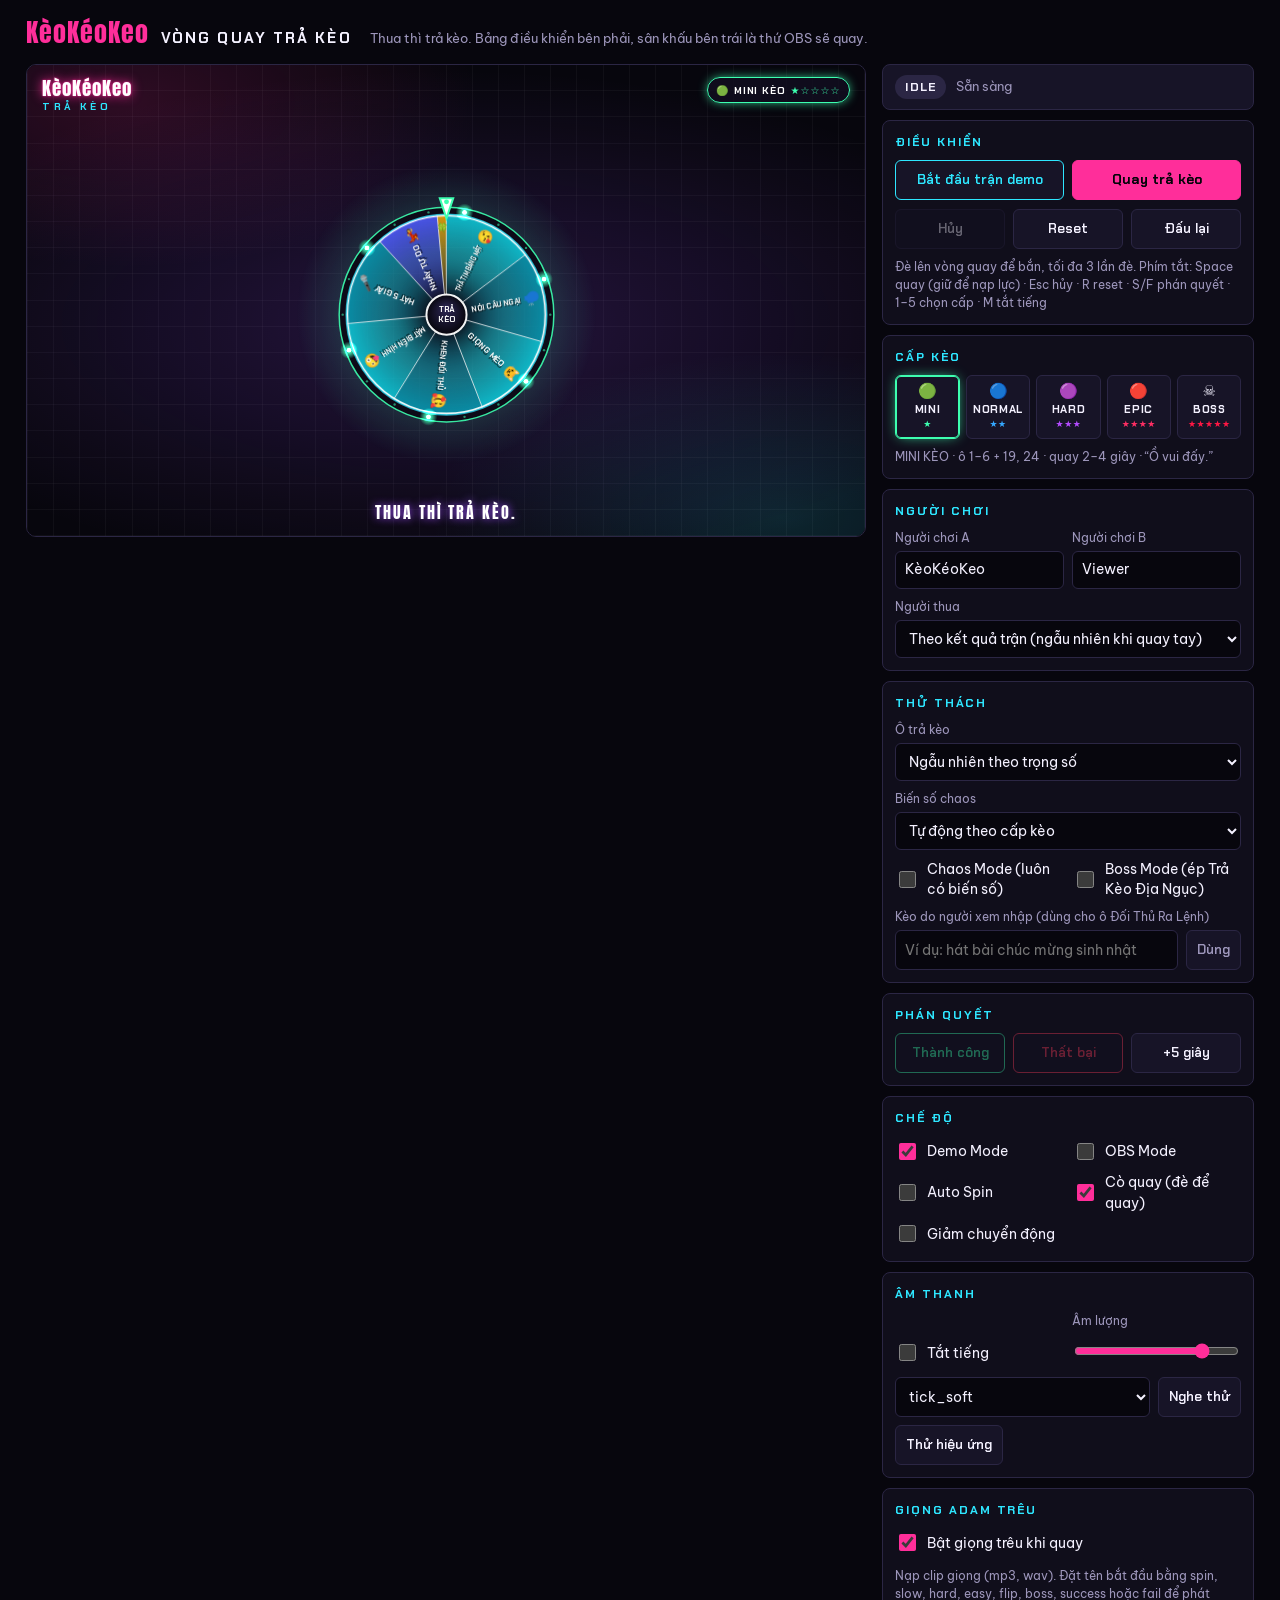
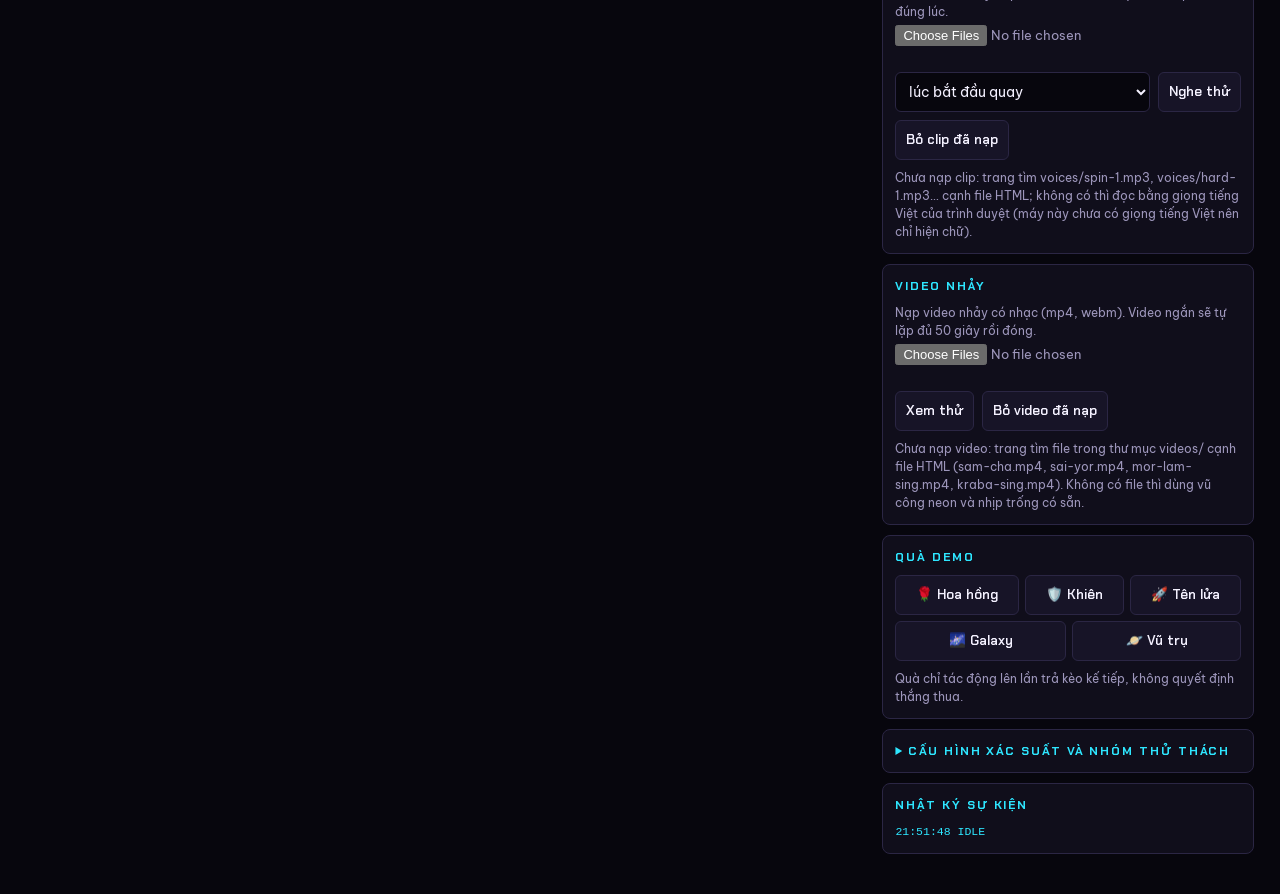
<file: keokeokeo/index.html>
<!doctype html>
<html lang="vi"><head><meta charset="utf-8"><meta name="viewport" content="width=device-width,initial-scale=1,viewport-fit=cover">
<style>*,*::before,*::after{box-sizing:border-box}body{margin:0}[hidden]{display:none!important}img{max-width:100%}</style>
<title>KèoKéoKeo</title>
<link rel="stylesheet" href="https://fonts.googleapis.com/css2?family=Anton&family=Be+Vietnam+Pro:wght@400;500;600;700&family=Chakra+Petch:wght@500;600;700&display=swap">
<style>
/* Layout: a 16:9 broadcast stage beside a dense control desk; the stage is the only loud thing on the page. */
:root {
  color-scheme: dark;
  --bg: #07060d; --panel: #100e1b; --panel-2: #171427; --line: #2b2644; --fg: #f4f1ff; --mute: #9d96bb;
  --pink: #ff2e9a; --purple: #9b4dff; --cyan: #2ee6ff; --ok: #3dffb0; --bad: #ff3d5e; --warn: #ffc24a;
  --ink: #05040a; --glass: rgba(18, 15, 34, .78); --glass-line: rgba(255, 255, 255, .16); --white: #ffffff;
  --display: "Anton", "Chakra Petch", "Arial Narrow", Impact, sans-serif;
  --ui: "Chakra Petch", "Be Vietnam Pro", system-ui, sans-serif;
  --body: "Be Vietnam Pro", system-ui, -apple-system, "Segoe UI", sans-serif;
}
*, *::before, *::after { box-sizing: border-box; }
html, body { background: var(--bg); }
body { color: var(--fg); font-family: var(--body); font-size: 14px; line-height: 1.5; }
html.obs, body.obs { background: transparent; height: 100%; overflow: hidden; }
button, input, select { font: inherit; color: inherit; }
:focus-visible { outline: 2px solid var(--cyan); outline-offset: 2px; }

.app { max-width: 1760px; margin-inline: auto; padding-inline: clamp(16px, 2vw, 28px); padding-block: 16px 40px; display: flex; flex-direction: column; gap: 14px; }
.top { display: flex; flex-wrap: wrap; align-items: baseline; gap: 6px 18px; }
.top-brand { display: flex; align-items: baseline; gap: 12px; }
.logo { font-family: var(--display); font-size: 26px; letter-spacing: .04em; line-height: 1.3; color: var(--pink); }
.mod { font-family: var(--ui); font-weight: 700; font-size: 15px; letter-spacing: .14em; text-transform: uppercase; color: var(--fg); }
.top-tag { margin: 0; color: var(--mute); font-size: 13px; min-width: 0; }

.layout { display: grid; grid-template-columns: minmax(0, 1fr); gap: 16px; align-items: start; }
@media (min-width: 1180px) { .layout { grid-template-columns: minmax(0, 1fr) 372px; } .stage-wrap { position: sticky; top: calc(env(safe-area-inset-top, 0px) + 12px); } }

/* ---------- stage ---------- */
.stage { --u: 8px; --ta: #3dffb0; --tb: #2ee6ff; --tc: #ffffff; position: relative; width: 100%; max-width: 100%; aspect-ratio: 16 / 9; overflow: hidden; border-radius: 10px;
  border: 1px solid var(--line); background: var(--ink); isolation: isolate; font-family: var(--ui); color: var(--white); user-select: none; }
@media (max-width: 720px) { .stage { aspect-ratio: 4 / 5; } }
body.obs .app { padding: 0; max-width: none; }
body.obs .top, body.obs .panel { display: none; }
body.obs .layout { display: block; }
body.obs .stage-wrap { position: static; }
body.obs .stage { position: fixed; inset: 0; width: 100vw; height: 100vh; aspect-ratio: auto; border: 0; border-radius: 0; background: transparent; }
body.obs .bg { display: none; }
body.obs .stage[data-state="IDLE"] > *:not(.obs-hint) { opacity: 0; }
body.obs .trigger-hit { display: none !important; }
.stage > * { transition: opacity .35s ease; }

.bg { position: absolute; inset: 0; z-index: 0;
  background:
    radial-gradient(120% 90% at 50% 55%, rgba(155, 77, 255, .20), transparent 60%),
    radial-gradient(60% 50% at 12% 8%, rgba(255, 46, 154, .16), transparent 70%),
    radial-gradient(60% 50% at 90% 96%, rgba(46, 230, 255, .14), transparent 70%),
    repeating-linear-gradient(0deg, rgba(255, 255, 255, .035) 0 1px, transparent 1px calc(var(--u) * 5)),
    repeating-linear-gradient(90deg, rgba(255, 255, 255, .035) 0 1px, transparent 1px calc(var(--u) * 5)),
    #07060d; }
.stage[data-tier="4"] .bg, .stage[data-tier="5"] .bg { filter: saturate(1.2); }
.stage[data-tier="5"]:not([data-state="IDLE"]) .bg { background:
    radial-gradient(90% 80% at 50% 50%, rgba(255, 23, 68, .38), transparent 62%),
    repeating-linear-gradient(0deg, rgba(255, 43, 214, .07) 0 2px, transparent 2px calc(var(--u) * 3)),
    #0a0206; }
.shaker { position: absolute; inset: 0; z-index: 1; will-change: transform; }
#cv { display: block; width: 100%; height: 100%; }
.dim { position: absolute; inset: 0; z-index: 2; opacity: 0; pointer-events: none; transition: opacity .5s ease;
  background: radial-gradient(75% 75% at 50% 52%, rgba(3, 2, 8, .15), rgba(3, 2, 8, .92) 100%); }
/* the wheel stays readable through the dim: the canvas sits under it but the dim is a vignette, darkest at the edges */
.stage[data-state="REVEAL"] .dim, .stage[data-state="CHALLENGE_ACTIVE"] .dim { background: rgba(3, 2, 8, .74); }

.hud { position: absolute; z-index: 5; inset: 0 0 auto 0; display: flex; justify-content: space-between; align-items: flex-start; gap: calc(var(--u) * 2); padding: calc(var(--u) * 2.4) calc(var(--u) * 3); pointer-events: none; }
.brand { display: flex; flex-direction: column; line-height: 1.25; }
.brand b { font-family: var(--display); font-weight: 400; font-size: max(15px, calc(var(--u) * 3.6)); letter-spacing: .05em; color: var(--white); text-shadow: 0 0 calc(var(--u) * 2) var(--pink), 0 0 2px var(--pink); }
.brand span { font-weight: 700; font-size: max(10px, calc(var(--u) * 1.7)); letter-spacing: .34em; color: var(--cyan); }
.tierbadge { display: flex; align-items: center; gap: calc(var(--u) * 1); padding: calc(var(--u) * .8) calc(var(--u) * 1.6); border: 1px solid var(--ta); border-radius: 999px; background: var(--glass);
  font-weight: 700; font-size: max(10px, calc(var(--u) * 1.9)); letter-spacing: .08em; box-shadow: 0 0 calc(var(--u) * 2) -2px var(--ta); white-space: nowrap; }
.ts { color: var(--ta); letter-spacing: .1em; }
.portrait .tierbadge .ts { display: none; }

.tagline { position: absolute; z-index: 5; left: 50%; bottom: calc(var(--u) * 2.4); transform: translateX(-50%); font-family: var(--display); font-size: max(13px, calc(var(--u) * 3)); letter-spacing: .12em; line-height: 1.3; white-space: nowrap;
  color: var(--white); text-shadow: 0 0 calc(var(--u) * 1.6) var(--purple); }
.stage:not([data-state="IDLE"]) .tagline, .versus:not([hidden]) ~ .tagline { opacity: 0; }

.battle { position: absolute; z-index: 6; left: 50%; top: 50%; transform: translate(-50%, -50%); width: min(86%, calc(var(--u) * 70)); padding: calc(var(--u) * 2.4); border-radius: calc(var(--u) * 1.6);
  background: var(--glass); border: 1px solid var(--glass-line); display: flex; flex-direction: column; gap: calc(var(--u) * 1.4); backdrop-filter: blur(8px); }
.bt-title { font-family: var(--display); font-size: max(16px, calc(var(--u) * 4)); letter-spacing: .1em; line-height: 1.3; text-align: center; color: var(--cyan); }
.bt-row { display: grid; grid-template-columns: minmax(0, 28%) minmax(0, 1fr) auto; align-items: center; gap: calc(var(--u) * 1.4); font-weight: 700; font-size: max(12px, calc(var(--u) * 2.2)); }
.bt-name { overflow: hidden; text-overflow: ellipsis; white-space: nowrap; }
.bt-bar { height: calc(var(--u) * 2.2); min-height: 10px; border-radius: 99px; background: rgba(255, 255, 255, .1); overflow: hidden; }
.bt-bar i { display: block; height: 100%; width: 100%; transform-origin: left; transform: scaleX(0); transition: transform .18s linear; background: linear-gradient(90deg, var(--pink), var(--purple)); }
.bt-bar.b i { background: linear-gradient(90deg, var(--cyan), var(--purple)); }
.bt-score { font-variant-numeric: tabular-nums; min-width: 4ch; text-align: right; }

.versus { position: absolute; z-index: 6; left: 50%; bottom: calc(var(--u) * 2.2); transform: translateX(-50%); display: flex; align-items: stretch; gap: calc(var(--u) * 1.2); max-width: 94%; pointer-events: none; }
.pl { display: flex; flex-direction: column; min-width: 0; padding: calc(var(--u) * .8) calc(var(--u) * 2); border-radius: calc(var(--u) * 1); background: var(--glass); border: 1px solid var(--glass-line); line-height: 1.3; }
.pl small { font-size: max(9px, calc(var(--u) * 1.4)); letter-spacing: .24em; font-weight: 700; }
.pl b { font-size: max(12px, calc(var(--u) * 2.5)); font-weight: 700; overflow: hidden; text-overflow: ellipsis; white-space: nowrap; max-width: calc(var(--u) * 34); }
.pl.win { border-color: var(--ok); } .pl.win small { color: var(--ok); }
.pl.lose { border-color: var(--bad); } .pl.lose small { color: var(--bad); }
.vs { align-self: center; font-family: var(--display); font-size: max(12px, calc(var(--u) * 2.6)); color: var(--mute); }
.stage[data-state="PREPARE"] .versus { bottom: auto; top: 16%; }
.stage[data-state="PREPARE"] .pl { padding: calc(var(--u) * 1.4) calc(var(--u) * 3); }
.stage[data-state="PREPARE"] .pl b { font-size: max(16px, calc(var(--u) * 4.4)); }
.stage[data-state="PREPARE"] .pl small { font-size: max(10px, calc(var(--u) * 1.9)); }
.stage[data-tier="5"][data-state="SPINNING"] .versus, .stage[data-tier="5"][data-state="SLOWING"] .versus, .stage[data-tier="5"][data-state="LANDING"] .versus, .stage[data-tier="5"][data-state="COUNTDOWN"] .versus,
.stage[data-state="REVEAL"] .versus, .stage[data-state="CHALLENGE_ACTIVE"] .versus, .stage[data-state="BATTLE"] .versus { opacity: 0; }

.banner { position: absolute; z-index: 8; left: 50%; top: 50%; transform: translate(-50%, -50%); width: 96%; text-align: center; pointer-events: none; }
.b1 { font-family: var(--display); line-height: 1.28; letter-spacing: .03em; color: var(--white); text-wrap: balance;
  text-shadow: 0 0 calc(var(--u) * 3) var(--ta), 0 calc(var(--u) * .5) 0 rgba(0, 0, 0, .55), calc(var(--u) * -.35) 0 0 var(--cyan), calc(var(--u) * .35) 0 0 var(--pink); }
.b2 { margin-top: calc(var(--u) * .6); font-weight: 700; font-size: max(12px, calc(var(--u) * 3)); letter-spacing: .08em; color: var(--white); text-shadow: 0 2px 8px #000, 0 0 calc(var(--u) * 2) var(--ta); }
.banner.xl .b1 { font-size: calc(var(--u) * 17); }
.banner.lg .b1 { font-size: calc(var(--u) * 9); }
.banner.sm .b1 { font-size: calc(var(--u) * 9); }
.banner.count .b1 { font-size: calc(var(--u) * 30); line-height: 1.1; }
.banner.boss .b1 { font-size: calc(var(--u) * 12.5); color: #fff2f4; text-shadow: 0 0 calc(var(--u) * 4) #ff1744, 0 0 calc(var(--u) * 1) #ff1744, calc(var(--u) * -.5) 0 0 #ff2bd6, calc(var(--u) * .5) 0 0 #ffd23d; }
.portrait .banner.xl .b1 { font-size: calc(var(--u) * 15); } .portrait .banner.boss .b1 { font-size: calc(var(--u) * 10.5); }

.card { position: absolute; z-index: 7; inset: 0; display: flex; align-items: center; justify-content: center; padding: calc(var(--u) * 3); pointer-events: none; }
.card-in { position: relative; width: min(100%, calc(var(--u) * 66)); max-height: 100%; display: flex; flex-direction: column; gap: calc(var(--u) * 1.2); padding: calc(var(--u) * 2.6) calc(var(--u) * 3);
  border-radius: calc(var(--u) * 2); background: linear-gradient(160deg, rgba(40, 30, 78, .92), rgba(12, 9, 26, .94)); border: 1.5px solid var(--ta);
  box-shadow: 0 0 calc(var(--u) * 5) -4px var(--ta), 0 calc(var(--u) * 3) calc(var(--u) * 6) rgba(0, 0, 0, .6), inset 0 1px 0 rgba(255, 255, 255, .22); backdrop-filter: blur(10px); font-family: var(--body); }
.card[data-cls="lucky"] .card-in { border-color: #f5b921; background: linear-gradient(160deg, rgba(74, 56, 8, .95), rgba(16, 12, 3, .96)); }
.card[data-cls="boss"] .card-in { border-color: #ff1744; background: linear-gradient(160deg, rgba(74, 8, 24, .95), rgba(14, 3, 8, .96)); }
.c-top { display: flex; flex-wrap: wrap; justify-content: space-between; gap: calc(var(--u) * 1); font-family: var(--ui); font-weight: 700; font-size: max(10px, calc(var(--u) * 1.6)); letter-spacing: .1em; }
.c-tier { color: var(--ta); }
.c-mod { padding: 1px calc(var(--u) * 1.2); border-radius: 99px; background: var(--warn); color: var(--ink); }
.c-head { display: flex; align-items: center; gap: calc(var(--u) * 2); min-width: 0; }
.c-icon { font-size: calc(var(--u) * 9); line-height: 1.1; flex: none; filter: drop-shadow(0 0 calc(var(--u) * 1.5) var(--ta)); }
.c-title { min-width: 0; }
.c-name { margin: 0; font-family: var(--display); font-weight: 400; font-size: max(20px, calc(var(--u) * 6.4)); line-height: 1.28; letter-spacing: .03em; text-wrap: balance; overflow-wrap: anywhere; }
.c-stars { color: var(--warn); font-size: max(11px, calc(var(--u) * 2.2)); letter-spacing: .16em; }
.c-desc, .c-prompt, .c-note { margin: 0; overflow-wrap: anywhere; }
.c-desc { font-size: max(12px, calc(var(--u) * 2.3)); color: #e2dcff; }
.c-prompt { font-size: max(13px, calc(var(--u) * 2.8)); font-weight: 600; padding: calc(var(--u) * 1) calc(var(--u) * 1.6); border-left: 3px solid var(--ta); background: rgba(255, 255, 255, .07); border-radius: 4px; }
.c-subs { margin: 0; padding-left: 1.5em; display: flex; flex-direction: column; gap: 2px; font-size: max(12px, calc(var(--u) * 2.2)); font-weight: 500; }
.c-opts { display: flex; flex-wrap: wrap; gap: calc(var(--u) * 1); font-family: var(--ui); font-weight: 700; font-size: max(11px, calc(var(--u) * 2)); }
.c-opt { padding: calc(var(--u) * .7) calc(var(--u) * 1.4); border: 1px solid var(--glass-line); border-radius: 6px; background: rgba(255, 255, 255, .06); }
.c-note { font-size: max(11px, calc(var(--u) * 1.9)); color: var(--warn); }
.c-foot { display: flex; align-items: center; justify-content: space-between; gap: calc(var(--u) * 2); border-top: 1px solid var(--glass-line); padding-top: calc(var(--u) * 1.2); }
.c-who { display: flex; flex-wrap: wrap; align-items: baseline; gap: 0 .5em; min-width: 0; font-size: max(11px, calc(var(--u) * 2)); }
.c-who b { font-family: var(--ui); overflow-wrap: anywhere; } .c-who b:first-child { color: var(--bad); } .c-who b:last-child { color: var(--ok); } .c-who span { color: var(--mute); }
.c-timer { display: flex; align-items: baseline; gap: .35em; flex: none; font-family: var(--display); }
.c-timer b { font-weight: 400; font-size: max(26px, calc(var(--u) * 8.5)); line-height: 1; font-variant-numeric: tabular-nums; min-width: 1.6ch; text-align: right; }
.c-timer small { font-family: var(--ui); font-weight: 700; font-size: max(9px, calc(var(--u) * 1.5)); letter-spacing: .2em; color: var(--mute); }
.c-cta { text-align: center; font-family: var(--display); font-size: max(15px, calc(var(--u) * 3.6)); letter-spacing: .1em; line-height: 1.3; padding: calc(var(--u) * .6); border-radius: calc(var(--u) * .9); color: var(--ink);
  background: linear-gradient(90deg, var(--pink), var(--warn)); }
.card.live .c-cta { animation: cta 0.9s ease-in-out infinite; }
.card.urgent .c-timer b { color: var(--bad); text-shadow: 0 0 calc(var(--u) * 2) var(--bad); }
.card.troll .card-in { animation: wob 1.4s ease-in-out infinite; }
@keyframes cta { 50% { filter: brightness(1.35); transform: scale(1.02); } }
@keyframes wob { 0%, 100% { transform: rotate(-1.4deg); } 50% { transform: rotate(1.4deg) scale(1.01); } }

.taunt { position: absolute; z-index: 9; left: 50%; top: 13%; transform: translateX(-50%); max-width: 88%; display: flex; align-items: baseline; gap: calc(var(--u) * 1.2); padding: calc(var(--u) * .9) calc(var(--u) * 2);
  border-radius: calc(var(--u) * 1.2); background: var(--glass); border: 1.5px solid var(--warn); box-shadow: 0 0 calc(var(--u) * 3) -4px var(--warn); pointer-events: none; }
.taunt b { font-family: var(--ui); font-size: max(9px, calc(var(--u) * 1.5)); letter-spacing: .2em; color: var(--warn); flex: none; }
.taunt span { font-family: var(--body); font-weight: 700; font-size: max(12px, calc(var(--u) * 2.6)); line-height: 1.35; color: var(--white); min-width: 0; overflow-wrap: anywhere; }
.stage[data-state="PREPARE"] .taunt { top: 4%; }
.dance { position: absolute; z-index: 7; left: calc(var(--u) * 3); top: 15%; bottom: 7%; width: 55%; pointer-events: none; }
.portrait .dance { left: calc(var(--u) * 3); right: calc(var(--u) * 3); width: auto; top: 13%; bottom: auto; height: 42%; }
.dance-box { position: relative; width: 100%; height: 100%; overflow: hidden; border-radius: calc(var(--u) * 1.6); border: 1.5px solid var(--ta); background: #05040a; box-shadow: 0 0 calc(var(--u) * 5) -4px var(--ta); }
.dance-box video, .dance-box canvas { position: absolute; inset: 0; width: 100%; height: 100%; object-fit: contain; display: block; }
.dance-cap { position: absolute; left: 0; right: 0; bottom: 0; display: flex; justify-content: space-between; align-items: baseline; gap: calc(var(--u) * 1.5); padding: calc(var(--u) * 1) calc(var(--u) * 1.6);
  background: linear-gradient(0deg, rgba(5, 4, 10, .9), rgba(5, 4, 10, 0)); font-family: var(--ui); font-weight: 700; font-size: max(11px, calc(var(--u) * 2.1)); letter-spacing: .06em; }
.dance-cap b { color: var(--ta); } .dance-cap span { color: var(--white); text-align: right; min-width: 0; }
.stage.dancing .card { left: 58%; padding-left: calc(var(--u) * 1); }
.stage.dancing.portrait .card { left: 0; top: 55%; padding: calc(var(--u) * 2) calc(var(--u) * 3); align-items: flex-start; }
.stage.dancing .c-top, .stage.dancing .c-desc, .stage.dancing .c-note, .stage.dancing .c-cta { display: none; }
.stage.dancing .c-icon { font-size: calc(var(--u) * 5.5); } .stage.dancing .c-name { font-size: max(17px, calc(var(--u) * 4.4)); }
.stage.dancing .c-foot { flex-wrap: wrap; }
.trigger-hit { position: absolute; z-index: 6; left: 50%; top: 53%; width: 40%; aspect-ratio: 1; transform: translate(-50%, -50%); border-radius: 50%; border: 0; padding: 0; background: transparent; cursor: pointer;
  touch-action: none; -webkit-touch-callout: none; -webkit-tap-highlight-color: transparent; display: none; }
.stage.trigger-on[data-state="IDLE"] .trigger-hit, .stage[data-state="ARMED"] .trigger-hit { display: block; }
.stage[data-state="ARMED"] .trigger-hit { inset: 0; width: auto; aspect-ratio: auto; transform: none; border-radius: 0; }
.trigger-hit:focus-visible { outline-offset: -6px; }
.stage[data-state="ARMED"] .banner { top: 82%; }
.stage[data-state="ARMED"] .banner .b1 { font-size: calc(var(--u) * 6.5); }
.verdict { position: absolute; z-index: 9; left: 50%; top: 50%; transform: translate(-50%, -50%) rotate(-7deg); font-family: var(--display); font-size: calc(var(--u) * 13); line-height: 1.3; letter-spacing: .04em; white-space: nowrap;
  padding: 0 calc(var(--u) * 3); border: calc(var(--u) * .7) solid currentColor; border-radius: calc(var(--u) * 1.6); background: rgba(5, 4, 10, .72); pointer-events: none; }
.portrait .verdict { font-size: calc(var(--u) * 9.5); }
.verdict.success { color: var(--ok); } .verdict.fail { color: var(--bad); } .verdict.timeout { color: var(--warn); } .verdict.cancel { color: var(--mute); }
.flash { position: absolute; inset: 0; z-index: 10; background: var(--white); opacity: 0; pointer-events: none; transition: none; }
.bot-chip { position: absolute; z-index: 11; left: calc(var(--u) * 2); bottom: calc(var(--u) * 2); padding: 4px 10px; border-radius: 99px; background: var(--glass); border: 1px solid var(--glass-line); font-family: var(--ui); font-weight: 600; font-size: max(11px, calc(var(--u) * 1.6)); color: var(--white); }
.bot-chip.ok { border-color: var(--ok); color: var(--ok); } .bot-chip.bad { border-color: var(--warn); color: var(--warn); }
body.obs .stage[data-state="IDLE"] > .bot-chip:not([hidden]) { opacity: 1; }
.obs-hint { position: absolute; z-index: 11; left: 50%; bottom: 14px; transform: translateX(-50%); padding: 6px 12px; border-radius: 6px; background: var(--glass); border: 1px solid var(--glass-line); font-size: 13px; }

/* ---------- control desk ---------- */
.panel { display: grid; grid-template-columns: repeat(auto-fit, minmax(min(100%, 300px), 1fr)); gap: 10px; align-content: start; min-width: 0; }
@media (min-width: 1180px) { .panel { grid-template-columns: minmax(0, 1fr); } }
.p-status { grid-column: 1 / -1; display: flex; align-items: center; gap: 10px; min-width: 0; padding: 10px 12px; border: 1px solid var(--line); border-radius: 8px; background: var(--panel-2); }
.pill { font-family: var(--ui); font-weight: 700; font-size: 12px; letter-spacing: .1em; padding: 3px 10px; border-radius: 99px; background: var(--line); color: var(--fg); white-space: nowrap; }
.pill[data-s="SPINNING"], .pill[data-s="SLOWING"], .pill[data-s="COUNTDOWN"], .pill[data-s="CHARGING"], .pill[data-s="PREPARE"], .pill[data-s="LANDING"] { background: var(--pink); color: var(--ink); }
.pill[data-s="CHALLENGE_ACTIVE"], .pill[data-s="REVEAL"], .pill[data-s="ARMED"] { background: var(--warn); color: var(--ink); }
.pill[data-s="SUCCESS"] { background: var(--ok); color: var(--ink); } .pill[data-s="FAIL"] { background: var(--bad); color: var(--ink); }
.pill[data-s="BATTLE"] { background: var(--cyan); color: var(--ink); }
.p-info { color: var(--mute); font-size: 13px; min-width: 0; overflow-wrap: anywhere; }
.grp { min-width: 0; padding: 12px; border: 1px solid var(--line); border-radius: 8px; background: var(--panel); display: flex; flex-direction: column; gap: 9px; }
.grp h3, .cfg summary { margin: 0; font-family: var(--ui); font-weight: 700; font-size: 12px; letter-spacing: .16em; text-transform: uppercase; color: var(--cyan); }
.cfg summary { cursor: pointer; } .cfg[open] summary { margin-bottom: 4px; }
.row { display: grid; grid-template-columns: repeat(2, minmax(0, 1fr)); gap: 8px; align-items: end; }
.row.three { grid-template-columns: repeat(3, minmax(0, 1fr)); }
.inline { display: flex; gap: 8px; flex-wrap: wrap; } .inline > input, .inline > select { flex: 1 1 140px; min-width: 0; }
.btn { min-height: 40px; padding: 6px 10px; border-radius: 6px; border: 1px solid var(--line); background: var(--panel-2); font-family: var(--ui); font-weight: 600; font-size: 13.5px; cursor: pointer; transition: background .15s, border-color .15s, transform .08s; }
.btn:hover:not(:disabled) { border-color: var(--mute); background: #1f1b35; } .btn:active:not(:disabled) { transform: translateY(1px); }
.btn:disabled { opacity: .38; cursor: not-allowed; }
.btn.primary { border-color: var(--cyan); color: var(--cyan); }
.btn.hot { background: var(--pink); border-color: var(--pink); color: var(--ink); font-weight: 700; } .btn.hot:hover:not(:disabled) { background: #ff5bb0; border-color: #ff5bb0; }
.btn.ok { border-color: var(--ok); color: var(--ok); } .btn.bad { border-color: var(--bad); color: var(--bad); }
.btn.pulse { animation: pulse 1s ease-in-out infinite; }
@keyframes pulse { 50% { box-shadow: 0 0 0 5px rgba(255, 46, 154, .3); } }
.hint { margin: 0; font-size: 12px; color: var(--mute); }
.msg { margin: 0; font-size: 12.5px; color: var(--mute); } .msg.ok { color: var(--ok); } .msg.bad { color: var(--bad); }
.fld { display: flex; flex-direction: column; gap: 4px; min-width: 0; font-size: 12px; color: var(--mute); }
.fld input[type="file"] { width: 100%; min-height: 38px; font-size: 13px; color: var(--mute); }
.fld input[type="text"], .fld input[type="number"], select, .inline input { min-height: 38px; width: 100%; padding: 6px 9px; border-radius: 6px; border: 1px solid var(--line); background: var(--bg); color: var(--fg); font-size: 14px; }
.fld.vol input { accent-color: var(--pink); min-height: 30px; }
.checks { display: grid; grid-template-columns: repeat(auto-fit, minmax(140px, 1fr)); gap: 6px 10px; }
.chk { display: flex; align-items: center; gap: 8px; min-height: 30px; font-size: 13.5px; color: var(--fg); cursor: pointer; } .chk input { width: 17px; height: 17px; accent-color: var(--pink); flex: none; }
.tiers { display: grid; grid-template-columns: repeat(5, minmax(0, 1fr)); gap: 6px; }
.tier { --c: var(--cyan); display: flex; flex-direction: column; align-items: center; gap: 1px; min-height: 58px; padding: 6px 2px; border-radius: 6px; border: 1px solid var(--line); background: var(--panel-2); cursor: pointer; font-family: var(--ui); }
.tier-n { font-weight: 700; font-size: 11px; letter-spacing: .06em; } .tier-s { font-size: 9px; color: var(--c); letter-spacing: .05em; } .tier-i { font-size: 15px; line-height: 1.2; }
.tier.on { border-color: var(--c); box-shadow: inset 0 0 0 1px var(--c), 0 0 14px -4px var(--c); }
.gifts, .picks { display: flex; flex-wrap: wrap; gap: 6px; } .gift { flex: 1 1 auto; }
.cfg-grid { display: grid; grid-template-columns: repeat(auto-fit, minmax(96px, 1fr)); gap: 8px; }
.cfg-pools { display: flex; flex-direction: column; gap: 6px; }
.pool { display: grid; grid-template-columns: minmax(0, 1fr) 64px auto 64px; align-items: center; gap: 6px; font-size: 13px; } .pool input { min-height: 34px; width: 100%; padding: 4px 6px; border-radius: 6px; border: 1px solid var(--line); background: var(--bg); color: var(--fg); }
.dash { color: var(--mute); }
.log { margin: 0; padding: 0; list-style: none; max-height: 190px; overflow: auto; font-family: ui-monospace, "SFMono-Regular", Menlo, Consolas, monospace; font-size: 11.5px; line-height: 1.55; color: var(--mute); font-variant-numeric: tabular-nums; }
.log li { overflow-wrap: anywhere; } .log .st { color: var(--cyan); } .log .warn { color: var(--warn); } .log .error { color: var(--bad); }

@media (prefers-reduced-motion: reduce) { .card.live .c-cta, .card.troll .card-in, .btn.pulse { animation: none; } .stage > *, .dim { transition: none; } }
</style>
</head><body>
<div class="app" id="app">
  <header class="top">
    <div class="top-brand"><span class="logo">KèoKéoKeo</span><span class="mod">Vòng Quay Trả Kèo</span></div>
    <p class="top-tag">Thua thì trả kèo. Bảng điều khiển bên phải, sân khấu bên trái là thứ OBS sẽ quay.</p>
  </header>

  <main class="layout">
    <section class="stage-wrap" aria-label="Sân khấu">
      <div class="stage" id="stage" data-state="IDLE" data-tier="1">
        <div class="bg" aria-hidden="true"></div>
        <div class="shaker" id="shaker"><canvas id="cv" aria-hidden="true"></canvas></div>
        <div class="dim" id="dim" aria-hidden="true"></div>

        <div class="hud">
          <div class="brand"><b>KèoKéoKeo</b><span>TRẢ KÈO</span></div>
          <div class="tierbadge" id="tierBadge"><span class="ti" id="tbIcon"></span><span class="tn" id="tbName"></span><span class="ts" id="tbStars"></span></div>
        </div>

        <div class="battle" id="battle" hidden>
          <div class="bt-title">ĐANG ĐẤU</div>
          <div class="bt-row"><span class="bt-name" id="btA"></span><div class="bt-bar"><i id="btBarA"></i></div><span class="bt-score" id="btScoreA">0</span></div>
          <div class="bt-row"><span class="bt-name" id="btB"></span><div class="bt-bar b"><i id="btBarB"></i></div><span class="bt-score" id="btScoreB">0</span></div>
        </div>

        <div class="versus" id="versus" hidden>
          <div class="pl win"><small>WINNER</small><b id="vsWin"></b></div>
          <div class="vs">VS</div>
          <div class="pl lose"><small>LOSER</small><b id="vsLose"></b></div>
        </div>

        <div class="banner" id="banner" hidden><div class="b1" id="b1"></div><div class="b2" id="b2"></div></div>

        <div class="card" id="card" hidden role="status" aria-live="polite">
          <div class="card-in" id="cardIn">
            <div class="c-top"><span class="c-tier" id="cTier"></span><span class="c-mod" id="cMod" hidden></span></div>
            <div class="c-head"><div class="c-icon" id="cIcon"></div><div class="c-title"><h2 class="c-name" id="cName"></h2><div class="c-stars" id="cStars"></div></div></div>
            <p class="c-desc" id="cDesc"></p>
            <p class="c-prompt" id="cPrompt" hidden></p>
            <ol class="c-subs" id="cSubs" hidden></ol>
            <div class="c-opts" id="cOpts" hidden></div>
            <p class="c-note" id="cNote" hidden></p>
            <div class="c-foot">
              <div class="c-who"><b id="cLoser"></b><span>trả kèo cho</span><b id="cWinner"></b></div>
              <div class="c-timer" id="cTimer"><b id="cSec">0</b><small>GIÂY</small></div>
            </div>
            <div class="c-cta" id="cCta">TRẢ KÈO NGAY!</div>
          </div>
        </div>

        <div class="taunt" id="taunt" hidden><b>ADAM</b><span id="tauntText"></span></div>
        <div class="dance" id="dance" hidden>
          <div class="dance-box"><video id="danceVideo" playsinline loop preload="auto"></video><canvas id="danceCv" aria-hidden="true"></canvas>
            <div class="dance-cap"><b id="danceTitle"></b><span id="danceMove"></span></div></div>
        </div>
        <button class="trigger-hit" id="triggerHit" type="button" aria-label="Đè để quay. Đè càng mạnh quay càng nhanh, tối đa 3 lần."></button>
        <div class="verdict" id="verdict" hidden></div>
        <div class="tagline" id="tagline">THUA THÌ TRẢ KÈO.</div>
        <div class="flash" id="flash" aria-hidden="true"></div>
        <div class="bot-chip" id="botChip" hidden></div>
        <div class="obs-hint" id="obsHint" hidden>Đang ở chế độ OBS. Nhấn Esc để thoát.</div>
      </div>
    </section>

    <aside class="panel" id="panel" aria-label="Bảng điều khiển">
      <div class="p-status">
        <span class="pill" id="statePill">IDLE</span>
        <span class="p-info" id="stateInfo">Sẵn sàng</span>
      </div>

      <section class="grp">
        <h3>Điều khiển</h3>
        <div class="row">
          <button class="btn primary" id="btnBattle" type="button">Bắt đầu trận demo</button>
          <button class="btn hot" id="btnSpin" type="button">Quay trả kèo</button>
        </div>
        <div class="row three">
          <button class="btn" id="btnCancel" type="button">Hủy</button>
          <button class="btn" id="btnReset" type="button">Reset</button>
          <button class="btn" id="btnRematch" type="button">Đấu lại</button>
        </div>
        <p class="hint">Đè lên vòng quay để bắn, tối đa 3 lần đè. Phím tắt: Space quay (giữ để nạp lực) · Esc hủy · R reset · S/F phán quyết · 1–5 chọn cấp · M tắt tiếng</p>
      </section>

      <section class="grp">
        <h3>Cấp kèo</h3>
        <div class="tiers" id="tierPick" role="radiogroup" aria-label="Cấp kèo"></div>
        <p class="hint" id="tierHint"></p>
      </section>

      <section class="grp">
        <h3>Người chơi</h3>
        <div class="row">
          <label class="fld"><span>Người chơi A</span><input id="inA" type="text" maxlength="24" autocomplete="off"></label>
          <label class="fld"><span>Người chơi B</span><input id="inB" type="text" maxlength="24" autocomplete="off"></label>
        </div>
        <label class="fld"><span>Người thua</span>
          <select id="selLoser"><option value="random">Theo kết quả trận (ngẫu nhiên khi quay tay)</option><option value="A">A thua</option><option value="B">B thua</option></select>
        </label>
      </section>

      <section class="grp">
        <h3>Thử thách</h3>
        <label class="fld"><span>Ô trả kèo</span><select id="selChallenge"></select></label>
        <label class="fld"><span>Biến số chaos</span><select id="selMod"></select></label>
        <div class="checks">
          <label class="chk"><input type="checkbox" id="chkChaos"><span>Chaos Mode (luôn có biến số)</span></label>
          <label class="chk"><input type="checkbox" id="chkBoss"><span>Boss Mode (ép Trả Kèo Địa Ngục)</span></label>
        </div>
        <label class="fld"><span>Kèo do người xem nhập (dùng cho ô Đối Thủ Ra Lệnh)</span>
          <div class="inline"><input id="inCustom" type="text" maxlength="80" autocomplete="off" placeholder="Ví dụ: hát bài chúc mừng sinh nhật"><button class="btn" id="btnCustom" type="button">Dùng</button></div>
        </label>
        <p class="msg" id="customMsg" hidden></p>
      </section>

      <section class="grp">
        <h3>Phán quyết</h3>
        <div class="row three">
          <button class="btn ok" id="btnSuccess" type="button">Thành công</button>
          <button class="btn bad" id="btnFail" type="button">Thất bại</button>
          <button class="btn" id="btnBonus" type="button">+5 giây</button>
        </div>
        <div class="picks" id="pickRow" hidden></div>
      </section>

      <section class="grp">
        <h3>Chế độ</h3>
        <div class="checks">
          <label class="chk"><input type="checkbox" id="chkDemo"><span>Demo Mode</span></label>
          <label class="chk"><input type="checkbox" id="chkObs"><span>OBS Mode</span></label>
          <label class="chk"><input type="checkbox" id="chkAuto"><span>Auto Spin</span></label>
          <label class="chk"><input type="checkbox" id="chkTrigger"><span>Cò quay (đè để quay)</span></label>
          <label class="chk"><input type="checkbox" id="chkRm"><span>Giảm chuyển động</span></label>
        </div>
      </section>

      <section class="grp">
        <h3>Âm thanh</h3>
        <div class="row">
          <label class="chk"><input type="checkbox" id="chkMute"><span>Tắt tiếng</span></label>
          <label class="fld vol"><span>Âm lượng</span><input type="range" id="rngVol" min="0" max="100" step="1"></label>
        </div>
        <div class="inline"><select id="selSound" aria-label="Âm thanh thử"></select><button class="btn" id="btnSound" type="button">Nghe thử</button><button class="btn" id="btnFx" type="button">Thử hiệu ứng</button></div>
      </section>

      <section class="grp">
        <h3>Giọng Adam trêu</h3>
        <label class="chk"><input type="checkbox" id="chkVoice"><span>Bật giọng trêu khi quay</span></label>
        <label class="fld"><span>Nạp clip giọng (mp3, wav). Đặt tên bắt đầu bằng spin, slow, hard, easy, flip, boss, success hoặc fail để phát đúng lúc.</span><input type="file" id="inVoice" accept="audio/*" multiple></label>
        <div class="inline"><select id="selVoice" aria-label="Thời điểm trêu"></select><button class="btn" id="btnVoice" type="button">Nghe thử</button><button class="btn" id="btnVoiceClear" type="button">Bỏ clip đã nạp</button></div>
        <p class="hint" id="voiceInfo"></p>
      </section>

      <section class="grp">
        <h3>Video nhảy</h3>
        <label class="fld"><span>Nạp video nhảy có nhạc (mp4, webm). Video ngắn sẽ tự lặp đủ 50 giây rồi đóng.</span><input type="file" id="inDance" accept="video/*" multiple></label>
        <div class="inline"><button class="btn" id="btnDancePreview" type="button">Xem thử</button><button class="btn" id="btnDanceClear" type="button">Bỏ video đã nạp</button></div>
        <p class="hint" id="danceInfo"></p>
      </section>

      <section class="grp" id="grpGifts">
        <h3>Quà demo</h3>
        <div class="gifts" id="giftRow"></div>
        <p class="hint" id="giftInfo">Quà chỉ tác động lên lần trả kèo kế tiếp, không quyết định thắng thua.</p>
      </section>

      <details class="grp cfg">
        <summary>Cấu hình xác suất và nhóm thử thách</summary>
        <div class="cfg-grid" id="cfgWeights"></div>
        <div class="cfg-pools" id="cfgPools"></div>
        <button class="btn" id="btnCfgReset" type="button">Khôi phục mặc định</button>
      </details>

      <section class="grp">
        <h3>Nhật ký sự kiện</h3>
        <ol class="log" id="log" aria-live="off"></ol>
      </section>
    </aside>
  </main>
</div>
<script>
/* ---- 01-data.js ---- */
/* ===== config + data: tiers, 18 challenges, modifiers, prompt banks (admin-editable) ===== */
(function () {
  const MA = (window.MA = window.MA || {});

  MA.DEFAULT_WEIGHTS = { easy: 10, medium: 7, hard: 4, vhard: 2, boss: 1, lucky: 1 };
  MA.WEIGHT_LABELS = { easy: 'Dễ', medium: 'Trung bình', hard: 'Khó', vhard: 'Rất khó', boss: 'Boss', lucky: 'Lật kèo' };

  /* WheelTier: {id,name,difficulty,size,spinDuration,minRotations,maxRotations,colors,fxLevel,audioLevel,challengePool} */
  MA.TIERS = [
    { id: 1, key: 'mini', name: 'MINI KÈO', icon: '🟢', difficulty: 1, feel: 'Ồ vui đấy.',
      size: { max: 340, fitH: 0.46, fitW: 0.60 }, extent: 1.08, spinDuration: [2000, 4000], minRotations: 4, maxRotations: 5,
      colors: { a: '#3dffb0', b: '#2ee6ff', c: '#ffffff' }, fxLevel: 1, audioLevel: 1, challengePool: [1, 6], extra: [19, 24], modChance: 0,
      pre: { prepare: 1700, charge: 800, count: 460 }, power: 2.3 },
    { id: 2, key: 'normal', name: 'NORMAL KÈO', icon: '🔵', difficulty: 2, feel: 'Bắt đầu căng.',
      size: { max: 440, fitH: 0.58, fitW: 0.70 }, extent: 1.14, spinDuration: [3000, 5000], minRotations: 4, maxRotations: 6,
      colors: { a: '#35a8ff', b: '#7a6bff', c: '#c9f1ff' }, fxLevel: 2, audioLevel: 2, challengePool: [1, 10], extra: [19, 20, 24], modChance: 0.15,
      pre: { prepare: 1900, charge: 1000, count: 520 }, power: 2.4 },
    { id: 3, key: 'hard', name: 'HARD KÈO', icon: '🟣', difficulty: 3, feel: 'Ôi sắp khó rồi.',
      size: { max: 540, fitH: 0.70, fitW: 0.80 }, extent: 1.22, spinDuration: [4000, 7000], minRotations: 5, maxRotations: 7,
      colors: { a: '#b44bff', b: '#ff3ea5', c: '#f0d6ff' }, fxLevel: 3, audioLevel: 3, challengePool: [4, 14], extra: [19, 20, 21, 22, 24], modChance: 0.3,
      pre: { prepare: 2100, charge: 1300, count: 600 }, power: 2.4 },
    { id: 4, key: 'epic', name: 'EPIC KÈO', icon: '🔴', difficulty: 4, feel: 'Căng thật!',
      size: { max: 700, fitH: 0.86, fitW: 0.90 }, extent: 1.30, spinDuration: [6000, 10000], minRotations: 6, maxRotations: 8,
      colors: { a: '#ff2e63', b: '#ff8a3d', c: '#ffe1c4' }, fxLevel: 4, audioLevel: 4, challengePool: [8, 17], extra: [20, 21, 22, 23, 24], modChance: 0.5,
      pre: { prepare: 2300, charge: 1900, count: 760 }, power: 2.5 },
    { id: 5, key: 'boss', name: 'TRẢ KÈO ĐỊA NGỤC', icon: '☠️', difficulty: 5, feel: 'ĐỪNG QUAY VÀO ĐÓ!!!',
      size: { max: 900, fitH: 0.98, fitW: 0.98 }, extent: 1.38, spinDuration: [8000, 15000], minRotations: 8, maxRotations: 14,
      colors: { a: '#ff1744', b: '#ff2bd6', c: '#ffd23d' }, fxLevel: 5, audioLevel: 5, challengePool: [11, 18], extra: [21, 22, 23, 24], modChance: 1,
      pre: { prepare: 2500, charge: 3600, count: 860 }, power: 2.6 }
  ];

  /* Challenge: {id,name,description,icon,difficulty,weight(class),duration,category,modifiers,animationTier,audioTier} */
  const C = (id, icon, name, description, difficulty, weightClass, duration, category, promptKey) =>
    ({ id, icon, name, description, difficulty, weightClass, duration, category, promptKey: promptKey || null,
       modifiers: id < 15 || (id >= 19 && id <= 22), animationTier: Math.min(5, difficulty), audioTier: Math.min(5, difficulty) });
  MA.CHALLENGES = [
    C(1, '😘', 'THẢ TIM BẰNG MẶT', 'Tạo 3 biểu cảm thả tim khác nhau.', 1, 'easy', 10, 'expression'),
    C(2, '🗣️', 'NÓI CÂU NGẠI', 'Nói câu dưới đây mà không được cười.', 1, 'easy', 10, 'speech', 'ngai'),
    C(3, '🐱', 'GIỌNG MÈO', 'Nói một câu bằng giọng mèo.', 1, 'easy', 10, 'voice'),
    C(4, '🥰', 'KHEN ĐỐI THỦ', 'Khen đối thủ 3 câu liên tiếp.', 1, 'easy', 15, 'speech'),
    C(5, '🤪', 'MẶT BIẾN HÌNH', 'Thực hiện 3 biểu cảm liên tiếp.', 1, 'easy', 10, 'expression'),
    C(6, '🎤', 'HÁT 5 GIÂY', 'Hát một đoạn ngắn.', 2, 'easy', 8, 'sing'),
    C(7, '🗿', 'MẶT TƯỢNG', 'Giữ biểu cảm kỳ quặc trong 15 giây.', 2, 'medium', 15, 'expression'),
    C(8, '🗣️', 'NÓI NGƯỢC', 'Đọc câu dưới đây theo thứ tự từ ngược.', 2, 'medium', 15, 'speech', 'nguoc'),
    C(9, '🐔', 'ĐỔI GIỌNG', 'Nói 10 giây bằng giọng được chọn.', 2, 'medium', 10, 'voice', 'giong'),
    C(10, '😂', 'KHÔNG ĐƯỢC CƯỜI', 'Đối thủ cố làm người chơi cười.', 3, 'medium', 15, 'duel'),
    C(11, '🎭', 'DIỄN KHÔNG LỜI', 'Diễn cho đối thủ đoán.', 3, 'medium', 30, 'act'),
    C(12, '🧠', '5 GIÂY SINH TỒN', 'Kể 5 thứ trong chủ đề dưới đây.', 3, 'medium', 5, 'quick', 'chude'),
    C(13, '👅', 'NÓI NHANH', 'Đọc câu líu lưỡi này 3 lần.', 3, 'hard', 20, 'speech', 'tongue'),
    C(14, '🎶', 'HÁT THEO TỪ KHÓA', 'Chế 3 từ dưới đây thành một đoạn hát.', 4, 'hard', 30, 'sing', 'keywords'),
    C(15, '😈', 'ĐỐI THỦ RA LỆNH', 'Đối thủ được chọn một thử thách hợp lệ.', 4, 'hard', 20, 'duel'),
    C(16, '🤯', 'COMBO 3 THỬ THÁCH', 'Thực hiện 3 thử thách liên tiếp.', 4, 'vhard', 0, 'combo'),
    C(17, '🎡', 'QUAY THÊM', 'Phải quay thêm một lần.', 4, 'vhard', 0, 'respin'),
    C(18, '☠️', 'TRẢ KÈO ĐỊA NGỤC', 'Hệ thống ghép 3 thử thách, đồng hồ và biến số.', 5, 'boss', 0, 'boss'),
    /* dance */
    C(19, '💃', 'NHẢY TỰ DO', 'Nhảy theo video 50 giây, không được đứng yên.', 2, 'medium', 50, 'dance'),
    C(20, '🕺', 'NHẢY NHẠC BỰA THÁI', 'Nhảy theo video và dòng nhạc dưới đây trong 50 giây.', 3, 'medium', 50, 'dance', 'nhacthai'),
    /* kèo căng */
    C(21, '🧂', 'NGẬM MUỐI NƯỚC MẮM', 'Ngậm muối và nước mắm 15 giây. Không nuốt, hết giờ nhổ ra rồi súc miệng.', 4, 'hard', 15, 'cang'),
    C(22, '🍋', 'NGẬM CHANH MUỐI HÁT', 'Ngậm một lát chanh muối và hát một bài bất kỳ.', 4, 'hard', 30, 'cang'),
    C(23, '🦸', 'COSPLAY CHÀO KHÁCH', 'Cosplay một nhân vật anime bất kỳ, ra cửa hàng tiện lợi gần nhất chào khách trong 1 giờ. Xin phép cửa hàng trước, quay clip làm bằng chứng.', 5, 'vhard', 0, 'offline'),
    /* lucky */
    C(24, '🍀', 'LẬT KÈO', 'Người thua vẫn quay, nhưng quay ra kèo nào thì người thắng thực hiện.', 1, 'lucky', 0, 'flip')
  ];
  /* Dance clips. Put real files next to the HTML (videos/…) or load them from the control panel.
     A clip shorter than the challenge loops; when the 50 seconds are up the player closes itself.
     If a file is missing, the built-in neon dancer and beat take over, so the challenge always runs. */
  MA.DANCE_VIDEOS = [
    { title: 'Sam Cha', src: 'videos/sam-cha.mp4', bpm: 128 }, { title: 'Sai Yor', src: 'videos/sai-yor.mp4', bpm: 140 },
    { title: 'Mor Lam Sing', src: 'videos/mor-lam-sing.mp4', bpm: 150 }, { title: 'Nhạc sàn xe bán tải', src: 'videos/kraba-sing.mp4', bpm: 145 }
  ];
  /* Taunt lines for the commentator voice. Each line looks for a recorded clip voices/<moment>-<n>.mp3
     (e.g. clips exported from a text-to-speech "Adam" voice); with no clip it falls back to the browser's
     Vietnamese speech voice, and the line always shows as a caption on stage. */
  MA.VOICE_LINES = {
    spin: ['Úm ba la, đừng ra kèo căng bây ơi!', 'Quay đi, quay đi, nghiệp tới rồi đó!', 'Cầu trời khấn Phật, ra kèo dễ giùm cái!', 'Đèo mợ, quay gì mà mạnh tay dữ vậy!'],
    slow: ['Chậm lại rồi kìa, tim tui rớt ra ngoài rồi!', 'Ê ê ê, đừng dừng ở đó nha!', 'Thêm xíu nữa, xíu nữa thôi... thôi xong!', 'Nín thở nha bây!'],
    hard: ['Đèo mợ, kèo căng rồi bây ơi!', 'Thôi xong, chia buồn cùng gia đình!', 'Tới công chuyện luôn!', 'Kèo này mà trả xong là thành huyền thoại!'],
    easy: ['Ủa, dễ vậy trời? Ăn may quá nha!', 'Kèo này con nít cũng làm được!', 'Hên thôi, lần sau không có đâu!'],
    flip: ['Lật kèo! Người thắng ơi, cười nữa đi!', 'Úm ba la, đổi vai! Quả báo tới sớm dữ!'],
    boss: ['Trả kèo địa ngục! Thắp nhang liền đi bây!', 'Xong phim, ai đó gọi cấp cứu giùm!'],
    success: ['Được đó, nể nha!', 'Trả kèo đàng hoàng, cho một tràng pháo tay!'],
    fail: ['Trời ơi, làm vậy mà cũng làm!', 'Thất bại rồi, quay lại từ đầu đi cưng!']
  };
  MA.VOICE_LABELS = { spin: 'lúc bắt đầu quay', slow: 'lúc quay chậm dần', hard: 'ra kèo căng', easy: 'ra kèo dễ', flip: 'lật kèo', boss: 'boss', success: 'trả kèo xong', fail: 'thất bại' };
  MA.RESPIN_IDS = [17, 24];                 /* landing here spins again */
  MA.NO_REROLL_IDS = [15, 16, 17, 18, 23, 24];

  MA.MODIFIERS = [
    { key: 'speed', icon: '⚡', name: 'SPEED x2', desc: 'Thời gian thực hiện giảm 50%.' },
    { key: 'reverse', icon: '🌀', name: 'REVERSE', desc: 'Làm theo thứ tự đảo ngược.' },
    { key: 'troll', icon: '😂', name: 'TROLL MODE', desc: 'Thêm hiệu ứng hài trong lúc trả kèo.' },
    { key: 'time', icon: '⏱️', name: 'TIME ATTACK', desc: 'Đồng hồ cực ngắn.' },
    { key: 'character', icon: '🎭', name: 'CHARACTER MODE', desc: 'Phải nói bằng giọng được chọn.' },
    { key: 'double', icon: '🔥', name: 'DOUBLE PENALTY', desc: 'Thất bại là phải quay tiếp.' },
    { key: 'random', icon: '🎲', name: 'RANDOMIZER', desc: 'Thử thách được quay lại một lần.' },
    { key: 'boss', icon: '👑', name: 'BOSS MODE', desc: 'Thêm 1 thử thách phụ.' }
  ];

  MA.PROMPTS = {
    ngai: ['Em xin lỗi, em sai rồi, lần sau em vẫn thế ạ.', 'Hôm nay tôi đẹp nhất phòng live, không ai cãi được.',
      'Cả nhà ơi, em là bé ngoan nhất hệ mặt trời.', 'Tôi thua tâm phục khẩu phục, đối thủ đỉnh quá trời.',
      'A lô a lô, crush ơi, nghe rõ trả lời!'],
    nguoc: ['Hôm nay trời đẹp quá', 'Tôi thua nên tôi trả kèo', 'KèoKéoKeo hát rất hay', 'Cả nhà thả tim cho em'],
    giong: ['giọng em bé', 'giọng robot', 'giọng ông cụ', 'giọng MC thời sự', 'giọng phim kiếm hiệp', 'giọng gà trống', 'giọng thì thầm'],
    chude: ['5 món ăn sáng', '5 con vật có cánh', '5 bài hát thiếu nhi', '5 loại trái cây màu đỏ', '5 thứ trong túi xách',
      '5 tỉnh thành Việt Nam', '5 món có mì'],
    tongue: ['Nồi đồng nấu ốc, nồi đất nấu ếch.', 'Buổi trưa ăn bưởi chua.', 'Con lươn nó luồn qua lườn.',
      'Lúa nếp là lúa nếp làng, lúa lên lớp lớp lòng nàng lâng lâng.', 'Lên núi lấy nứa về làm lán, nên lưu ý nước lũ.'],
    nhacthai: ['Sam Cha · tìm “เพลงแดนซ์ 3 ช่า”', 'Sai Yor · tìm “สายย่อ แดนซ์”', 'Mor Lam Sing · tìm “หมอลำซิ่ง”', 'Nhạc sàn xe bán tải · tìm “แดนซ์กระบะซิ่ง”'],
    keywords: ['mì tôm · thất tình · xe buýt', 'con mèo · deadline · trà sữa', 'mưa · wifi · crush', 'bánh mì · mặt trăng · ông chủ']
  };

  /* Gift → game event rules. Gifts only shape the NEXT penalty; they never decide who wins. */
  MA.GIFT_RULES = [
    { id: 'boss', label: 'Kích hoạt Boss', test: g => g.giftId === 'universe' || g.value * g.quantity >= 1000 },
    { id: 'chaos', label: 'Chaos', test: g => g.giftId === 'galaxy' || g.value * g.quantity >= 500 },
    { id: 'tierUp', label: 'Tăng cấp kèo', test: g => g.giftId === 'rocket' || g.value * g.quantity >= 100 },
    { id: 'shield', label: 'Khiên (giảm 1 cấp)', test: g => g.giftId === 'shield' || g.value * g.quantity >= 30 },
    { id: 'bonus', label: '+5 giây', test: () => true }
  ];

  MA.tierById = id => MA.TIERS.find(t => t.id === id) || null;
  MA.challengeById = id => MA.CHALLENGES.find(c => c.id === id) || null;
  MA.modByKey = k => MA.MODIFIERS.find(m => m.key === k) || null;
})();

/* ---- 02-core.js ---- */
/* ===== core: event bus, seeded RNG, wheel geometry, spin physics, input safety ===== */
(function () {
  const MA = window.MA;

  class Bus {
    constructor() { this.map = new Map(); }
    on(type, fn) {
      if (!this.map.has(type)) this.map.set(type, new Set());
      this.map.get(type).add(fn);
      return () => this.map.get(type) && this.map.get(type).delete(fn);
    }
    emit(type, data) {
      for (const key of [type, '*']) {
        const set = this.map.get(key);
        if (!set) continue;
        for (const fn of [...set]) { try { fn(data, type); } catch (e) { console.error('[bus]', type, e); } }
      }
    }
  }
  MA.Bus = Bus;

  MA.rng = seed => {
    let a = seed >>> 0;
    return () => {
      a = (a + 0x6D2B79F5) | 0;
      let t = Math.imul(a ^ (a >>> 15), 1 | a);
      t = (t + Math.imul(t ^ (t >>> 7), 61 | t)) ^ t;
      return ((t ^ (t >>> 14)) >>> 0) / 4294967296;
    };
  };
  MA.newSeed = () => {
    try { return crypto.getRandomValues(new Uint32Array(1))[0]; } catch (e) { return (Math.random() * 4294967296) >>> 0; }
  };
  MA.pickWeighted = (weights, rnd) => {
    const total = weights.reduce((s, w) => s + Math.max(0, w), 0);
    if (total <= 0) return Math.floor(rnd() * weights.length);
    let x = rnd() * total;
    for (let i = 0; i < weights.length; i++) { x -= Math.max(0, weights[i]); if (x < 0) return i; }
    return weights.length - 1;
  };

  const TAU = Math.PI * 2;
  MA.TAU = TAU;
  MA.norm = a => ((a % TAU) + TAU) % TAU;

  /* Slice width is proportional to weight, so what you see on the wheel is the real probability. */
  MA.layoutSegments = segs => {
    const total = segs.reduce((s, x) => s + x.weight, 0) || 1;
    let a = 0;
    return segs.map(s => { const span = (s.weight / total) * TAU; const o = { ...s, a0: a, a1: a + span, span }; a += span; return o; });
  };
  /* Wheel rotation θ is clockwise; the pointer sits at the top. Pointer reads wheel-angle (−θ). */
  MA.segmentAt = (layout, theta) => {
    const phi = MA.norm(-theta);
    for (let i = 0; i < layout.length; i++) if (phi >= layout[i].a0 && phi < layout[i].a1) return i;
    return layout.length - 1;
  };
  MA.targetAngle = (layout, index, frac, from, rotations) => {
    const s = layout[index];
    const phi = s.a0 + s.span * frac;
    return from + rotations * TAU + MA.norm(-phi - from);
  };

  /* Spin curve: quadratic acceleration, then a power-law coast-down that crawls through the last slices. */
  MA.spinPlan = ({ from, to, duration, accel = 0.12, power = 2.4 }) => {
    const a = accel, n = power, d = to - from;
    const B = 1 / (Math.pow(1 - a, n - 1) * ((n * a) / 2 + 1 - a));
    const A = (B * n * Math.pow(1 - a, n - 1)) / (2 * a);
    const p = u => (u <= 0 ? 0 : u >= 1 ? 1 : u < a ? A * u * u : 1 - B * Math.pow(1 - u, n));
    const v = u => (u <= 0 || u >= 1 ? 0 : u < a ? 2 * A * u : B * n * Math.pow(1 - u, n - 1));
    return { from, to, duration, angle: t => from + d * p(t / duration), speed: t => (d * v(t / duration)) / (duration / 1000) };
  };
  MA.settle = (tSec, amp) => amp * Math.exp(-7 * tSec) * Math.sin(22 * tSec);

  MA.timeMod = (sec, modKey) => {
    if (!sec) return 0;
    if (modKey === 'speed') return Math.max(3, Math.ceil(sec * 0.5));
    if (modKey === 'time') return Math.max(3, Math.ceil(sec * 0.35));
    return sec;
  };

  /* Viewer-typed text: cleaned, length-capped, checked against a blocklist. Always rendered with textContent. */
  const BLOCK = ['uống', 'rượu', 'bia', 'thuốc', 'dao', 'lửa', 'đốt', 'nhảy lầu', 'cởi', 'khỏa thân', 'khoả thân', 'sex', 'tình dục',
    'đánh', 'đấm', 'tát', 'tiền', 'chuyển khoản', 'cược', 'cá độ', 'máu', 'tự tử', 'chết', 'giết', 'nude', 'hôn', 'đập', 'phá',
    'ăn sống', 'nhịn thở', 'ruou', 'chuyen khoan', 'ca do', 'tinh duc', 'khoa than', 'lột', 'quỳ', 'liếm'];
  MA.sanitizeText = (raw, max = 80) =>
    String(raw == null ? '' : raw).replace(/[\u0000-\u001f\u007f<>]/g, ' ').replace(/\s+/g, ' ').trim().slice(0, max);
  MA.validateChallengeText = raw => {
    const clean = MA.sanitizeText(raw, 80);
    if (clean.length < 4) return { ok: false, reason: 'Kèo quá ngắn. Viết ít nhất 4 ký tự.', clean };
    const low = ' ' + clean.toLowerCase().replace(/[.,!?;:()"']/g, ' ') + ' ';
    const hit = BLOCK.find(w => low.includes(' ' + w + ' '));
    if (hit) return { ok: false, reason: 'Kèo có từ không an toàn cho livestream: “' + hit + '”. Hãy đổi kèo khác.', clean };
    if (/https?:|www\.|\d{9,}/i.test(clean)) return { ok: false, reason: 'Kèo không được chứa đường link hay số điện thoại.', clean };
    return { ok: true, reason: '', clean };
  };
})();

/* ---- 03-outcome.js ---- */
/* ===== outcome provider: decides the result BEFORE any animation starts =====
   Interface: provider.resolve(request) -> Promise<Outcome>. This local version is the stand-in for a
   server-authoritative endpoint; swap it by passing another object with the same resolve() to the Engine. */
(function () {
  const MA = window.MA;

  const range = (a, b) => { const out = []; for (let i = a; i <= b; i++) out.push(i); return out; };
  const pick = (arr, rnd) => arr[Math.floor(rnd() * arr.length)];
  const sample = (arr, n, rnd) => {
    const pool = arr.slice(), out = [];
    while (pool.length && out.length < n) out.push(pool.splice(Math.floor(rnd() * pool.length), 1)[0]);
    return out;
  };
  const exists = ids => ids.filter(id => MA.challengeById(id));

  function build(id, rnd, opts) {
    const c = MA.challengeById(id), pi = c.promptKey ? Math.floor(rnd() * MA.PROMPTS[c.promptKey].length) : -1;
    const o = { challengeId: id, prompt: pi >= 0 ? MA.PROMPTS[c.promptKey][pi] : null, promptIndex: pi,
      subs: null, options: null, autoPick: null, custom: null, timerSec: c.duration };
    if (id === 15) {
      if (opts && opts.customText) { o.custom = opts.customText; o.timerSec = 20; }
      else {
        o.options = sample(exists(range(1, 14)), 3, rnd).map(i => build(i, rnd));
        o.autoPick = Math.floor(rnd() * o.options.length);
        o.timerSec = o.options[o.autoPick].timerSec;
      }
    }
    if (id === 16) { o.subs = sample(exists(range(1, 14)), 3, rnd).map(i => build(i, rnd)); o.timerSec = o.subs.reduce((s, x) => s + x.timerSec, 0); }
    if (id === 18) { o.subs = sample(exists(range(6, 14)), 3, rnd).map(i => build(i, rnd)); o.timerSec = Math.round(o.subs.reduce((s, x) => s + x.timerSec, 0) * 0.8); }
    return o;
  }

  function resolveSync(req, warnings) {
    const cfg = req.config || {};
    const weights = Object.assign({}, MA.DEFAULT_WEIGHTS, cfg.weights || {});
    const rnd = MA.rng(req.seed >>> 0);
    let tier = MA.tierById(req.tierId);
    if (!tier) { warnings.push('Cấp kèo không hợp lệ (' + req.tierId + '), dùng MINI.'); tier = MA.TIERS[0]; }
    const poolCfg = (cfg.pools && cfg.pools[tier.id]) || tier.challengePool;
    const lo = Math.max(1, Math.min(poolCfg[0], poolCfg[1])), hi = Math.min(18, Math.max(poolCfg[0], poolCfg[1]));
    let ids = exists([...new Set(range(lo, hi).concat(tier.extra || []))]).sort((a, b) => a - b).filter(id => !(req.exclude || []).includes(id));

    let forced = null;
    if (req.forceChallengeId != null) {
      if (MA.challengeById(req.forceChallengeId)) forced = req.forceChallengeId;
      else warnings.push('Thử thách ép không tồn tại (' + req.forceChallengeId + '), quay ngẫu nhiên.');
    }
    if (req.customText && forced == null) forced = 15;
    if (forced != null && !ids.includes(forced)) ids = ids.concat(forced).sort((a, b) => a - b);
    if (!ids.length) { warnings.push('Nhóm thử thách trống, dùng 1–6.'); ids = exists(range(1, 6)); }

    let segments = ids.map(id => ({ id, weight: Math.max(0, Number(weights[MA.challengeById(id).weightClass]) || 0) }));
    if (forced != null) segments.forEach(s => { if (s.id === forced && s.weight <= 0) s.weight = 1; });
    segments = segments.filter(s => s.weight > 0);
    if (!segments.length) segments = ids.map(id => ({ id, weight: 1 }));

    const targetIndex = forced != null ? segments.findIndex(s => s.id === forced) : MA.pickWeighted(segments.map(s => s.weight), rnd);
    const challengeId = segments[targetIndex].id;
    const landFrac = 0.16 + 0.68 * rnd();
    const rotations = tier.minRotations + Math.floor(rnd() * (tier.maxRotations - tier.minRotations + 1));
    const duration = Math.round(tier.spinDuration[0] + rnd() * (tier.spinDuration[1] - tier.spinDuration[0]));
    const revealPause = 300 + Math.round(rnd() * 400);

    /* modifier */
    let modKey = null;
    const fm = req.forceModifier;
    if (fm && fm !== 'auto' && fm !== 'none') {
      if (MA.modByKey(fm)) modKey = fm; else warnings.push('Biến số không hợp lệ (' + fm + ').');
    } else if (fm !== 'none') {
      const chance = challengeId === 18 || req.chaos ? 1 : tier.modChance;
      if (rnd() < chance) modKey = pick(MA.MODIFIERS, rnd).key;
    }
    if (req.bossMode && !modKey && fm !== 'none') modKey = 'boss';
    if (MA.RESPIN_IDS.includes(challengeId)) modKey = null;
    if (MA.challengeById(challengeId).category === 'dance' && (modKey === 'speed' || modKey === 'time')) modKey = 'troll'; /* dance always runs its full 50 s */
    if (modKey === 'random' && MA.NO_REROLL_IDS.includes(challengeId)) modKey = challengeId === 18 ? 'double' : null;

    const content = build(challengeId, rnd, { customText: req.customText });
    let reroll = null;
    if (modKey === 'random') {
      const others = segments.map(s => s.id).filter(id => id !== challengeId && !MA.NO_REROLL_IDS.includes(id));
      if (others.length) reroll = build(pick(others, rnd), rnd); else modKey = null;
    }
    const extra = modKey === 'boss' ? build(pick(exists(range(1, 10)), rnd), rnd) : null;
    const voice = modKey === 'character' ? pick(MA.PROMPTS.giong, rnd) : null;
    if (modKey === 'reverse' && content.subs) content.subs.reverse();

    let next = null;
    if (MA.RESPIN_IDS.includes(challengeId) && (req.depth || 0) < 2) {
      next = resolveSync(Object.assign({}, req, { seed: (req.seed + 7919) >>> 0, forceChallengeId: null, customText: null,
        exclude: (req.exclude || []).concat(MA.RESPIN_IDS), depth: (req.depth || 0) + 1 }), warnings);
    }
    return { id: 'o' + (req.seed >>> 0).toString(36), seed: req.seed >>> 0, battleId: req.battleId || null, tierId: tier.id, segments,
      challengeId, targetIndex, landFrac, rotations, duration, revealPause, modifier: modKey, content, reroll, extra, voice, next,
      depth: req.depth || 0 };
  }

  MA.LocalOutcomeProvider = {
    name: 'local-mock',
    resolve(req) {
      return new Promise(res => { const warnings = []; const o = resolveSync(req, warnings); o.warnings = warnings; res(o); });
    },
    resolveSync(req) { const warnings = []; const o = resolveSync(req, warnings); o.warnings = warnings; return o; }
  };

  /* The renderer trusts nothing: a malformed outcome is rejected instead of drawn. */
  MA.validateOutcome = o => {
    if (!o || !Array.isArray(o.segments) || !o.segments.length) return 'Kết quả thiếu danh sách ô.';
    if (!MA.tierById(o.tierId)) return 'Kết quả có cấp kèo không hợp lệ.';
    if (o.segments.some(s => !MA.challengeById(s.id) || !(s.weight > 0))) return 'Kết quả chứa ô không hợp lệ.';
    if (!(o.targetIndex >= 0 && o.targetIndex < o.segments.length)) return 'Ô đích nằm ngoài vòng quay.';
    if (o.segments[o.targetIndex].id !== o.challengeId) return 'Ô đích không khớp thử thách.';
    if (!(o.landFrac > 0 && o.landFrac < 1) || !(o.rotations >= 1) || !(o.duration >= 500)) return 'Thông số quay không hợp lệ.';
    return null;
  };
})();

/* ---- 04-audio.js ---- */
/* ===== AudioManager: play(name, {volume, pitch, rate, intensity, tier, duration}) =====
   Every cue has a WebAudio synth voice, so nothing breaks when no audio file exists.
   Real assets plug in with audio.register('impact', 'sounds/impact.mp3'); a failed load keeps the synth. */
(function () {
  const MA = window.MA;
  const NOOP = { stop() {}, set() {} };

  class AudioManager {
    constructor() { this.ctx = null; this.volume = 0.8; this.muted = false; this.samples = new Map(); this.live = new Set(); this.failed = false; }

    ensure() {
      if (this.ctx) return true;
      if (this.failed) return false;
      const AC = window.AudioContext || window.webkitAudioContext;
      if (!AC) { this.failed = true; return false; }
      try {
        const ctx = (this.ctx = new AC());
        this.master = ctx.createGain();
        this.master.gain.value = this.muted ? 0 : this.volume;
        const comp = ctx.createDynamicsCompressor();
        comp.threshold.value = -14; comp.ratio.value = 6; comp.attack.value = 0.003; comp.release.value = 0.2;
        this.master.connect(comp); comp.connect(ctx.destination);
        const len = ctx.sampleRate * 2, buf = ctx.createBuffer(1, len, ctx.sampleRate), d = buf.getChannelData(0);
        for (let i = 0; i < len; i++) d[i] = Math.random() * 2 - 1;
        this.noiseBuf = buf;
        return true;
      } catch (e) { this.failed = true; this.ctx = null; return false; }
    }
    unlock() { if (this.ensure() && this.ctx.state !== 'running') this.ctx.resume().catch(() => {}); }
    setVolume(v) { this.volume = Math.max(0, Math.min(1, +v || 0)); this.apply(); }
    setMuted(m) { this.muted = !!m; this.apply(); }
    apply() { if (this.ctx) this.master.gain.setTargetAtTime(this.muted ? 0 : this.volume, this.ctx.currentTime, 0.02); }

    register(name, url) {
      if (!this.ensure()) return Promise.resolve(false);
      return fetch(url).then(r => { if (!r.ok) throw new Error(r.status); return r.arrayBuffer(); })
        .then(b => this.ctx.decodeAudioData(b)).then(buf => { this.samples.set(name, buf); return true; })
        .catch(() => false);
    }

    play(name, opts) {
      opts = opts || {};
      if (this.muted || !this.ensure()) return NOOP;
      if (this.ctx.state !== 'running') { this.unlock(); return NOOP; }
      try {
        const ctx = this.ctx, out = ctx.createGain();
        out.gain.value = opts.volume == null ? 1 : opts.volume;
        out.connect(this.master);
        const o = { t: ctx.currentTime + 0.005, p: (opts.pitch || 1) * (opts.rate || 1),
          i: opts.intensity != null ? opts.intensity : opts.tier ? opts.tier / 5 : 0.5, d: opts.duration || 0, out };
        const sample = this.samples.get(name);
        if (sample) {
          const src = ctx.createBufferSource(); src.buffer = sample; src.playbackRate.value = o.p; src.connect(out); src.start(o.t);
          return this.track({ stop: () => { try { src.stop(); } catch (e) {} }, set() {} }, sample.duration / o.p);
        }
        const voice = VOICES[name];
        if (!voice) return NOOP;
        const h = voice(this, o) || {};
        return this.track({ stop: h.stop || (() => this.fade(out, 0.05)), set: h.set || (() => {}) }, h.life || 3);
      } catch (e) { return NOOP; }
    }
    track(handle, life) {
      this.live.add(handle);
      if (life !== Infinity) setTimeout(() => this.live.delete(handle), life * 1000 + 200);
      const stop = handle.stop;
      handle.stop = () => { this.live.delete(handle); try { stop(); } catch (e) {} };
      return handle;
    }
    fade(gainNode, sec) { try { gainNode.gain.setTargetAtTime(0, this.ctx.currentTime, sec / 3); } catch (e) {} }
    stopAll() { for (const h of [...this.live]) h.stop(); this.live.clear(); }

    /* building blocks */
    tone(o, type, f0, f1, dur, gain, delay = 0, attack = 0.004) {
      const ctx = this.ctx, t = o.t + delay, osc = ctx.createOscillator(), g = ctx.createGain();
      osc.type = type; osc.frequency.setValueAtTime(Math.max(1, f0 * o.p), t);
      if (f1 !== f0) osc.frequency.exponentialRampToValueAtTime(Math.max(1, f1 * o.p), t + dur);
      g.gain.setValueAtTime(0.0001, t); g.gain.linearRampToValueAtTime(gain, t + attack);
      g.gain.exponentialRampToValueAtTime(0.0001, t + dur);
      osc.connect(g); g.connect(o.out); osc.start(t); osc.stop(t + dur + 0.05);
      return osc;
    }
    noise(o, ftype, f0, f1, q, dur, gain, delay = 0, attack = 0.003, swell = false) {
      const ctx = this.ctx, t = o.t + delay, src = ctx.createBufferSource(), f = ctx.createBiquadFilter(), g = ctx.createGain();
      src.buffer = this.noiseBuf; src.loop = true; f.type = ftype; f.Q.value = q;
      f.frequency.setValueAtTime(f0, t); if (f1 !== f0) f.frequency.exponentialRampToValueAtTime(f1, t + dur);
      g.gain.setValueAtTime(0.0001, t);
      if (swell) { g.gain.exponentialRampToValueAtTime(gain, t + dur * 0.8); g.gain.exponentialRampToValueAtTime(0.0001, t + dur); }
      else { g.gain.linearRampToValueAtTime(gain, t + attack); g.gain.exponentialRampToValueAtTime(0.0001, t + dur); }
      src.connect(f); f.connect(g); g.connect(o.out); src.start(t, Math.random()); src.stop(t + dur + 0.05);
      return src;
    }
  }

  const impact = (am, o, scale = 1) => {
    const k = (0.5 + o.i * 0.5) * scale;
    am.tone(o, 'sine', 150, 28, 0.35 + 0.5 * k, 1.0 * k);
    am.noise(o, 'lowpass', 1200, 200, 0.7, 0.18 + 0.3 * k, 0.7 * k);
    if (o.i > 0.55) am.tone(o, 'triangle', 60, 30, 0.9 * k, 0.5 * k);
  };
  const metal = (am, o, delay = 0, g = 0.12) =>
    [523, 787, 1175, 1568, 2217].forEach((f, n) => am.tone(o, 'sine', f, f * 0.995, 0.7 - n * 0.08, g / (1 + n * 0.4), delay));

  const VOICES = {
    tick_soft(am, o) { am.noise(o, 'highpass', 3200, 3200, 0.7, 0.02, 0.22); am.tone(o, 'square', 1800, 1800, 0.015, 0.06); return { life: 0.2 }; },
    tick_medium(am, o) { am.noise(o, 'bandpass', 2000, 1500, 1.2, 0.035, 0.42); am.tone(o, 'triangle', 900, 560, 0.05, 0.28); return { life: 0.3 }; },
    tick_hard(am, o) {
      am.noise(o, 'bandpass', 1300, 800, 1.2, 0.05, 0.55); am.tone(o, 'sine', 230, 80, 0.16, 0.75); am.tone(o, 'square', 520, 400, 0.035, 0.14);
      if (o.i > 0.7) metal(am, o, 0, 0.05);
      return { life: 0.5 };
    },
    countdown(am, o) { am.tone(o, 'square', 660, 660, 0.14, 0.22); am.tone(o, 'sine', 330, 330, 0.22, 0.4); if (o.i > 0.6) am.tone(o, 'sine', 90, 45, 0.3, 0.7); return { life: 0.5 }; },
    spin_start(am, o) { am.noise(o, 'bandpass', 250, 3200, 1.5, 0.55, 0.5, 0, 0.1); am.tone(o, 'sine', 95, 42, 0.35, 0.8 * (0.5 + o.i * 0.5)); if (o.i > 0.7) metal(am, o, 0.02, 0.1); return { life: 1 }; },
    spin_loop(am, o) {
      const ctx = am.ctx, src = ctx.createBufferSource(), f = ctx.createBiquadFilter(), g = ctx.createGain();
      src.buffer = am.noiseBuf; src.loop = true; f.type = 'bandpass'; f.Q.value = 1.4; f.frequency.value = 900;
      g.gain.value = 0.0001; g.gain.setTargetAtTime(0.1 + 0.12 * o.i, o.t, 0.1);
      src.connect(f); f.connect(g); g.connect(o.out); src.start(o.t);
      const osc = ctx.createOscillator(), lp = ctx.createBiquadFilter(), og = ctx.createGain();
      osc.type = 'sawtooth'; osc.frequency.value = 60; lp.type = 'lowpass'; lp.frequency.value = 300; og.gain.value = 0.05 + 0.14 * o.i;
      osc.connect(lp); lp.connect(og); og.connect(o.out); osc.start(o.t);
      return { life: Infinity,
        set: v => { const r = Math.max(0, Math.min(1, v.rate || 0)), t = ctx.currentTime;
          f.frequency.setTargetAtTime(300 + r * 2600, t, 0.05); osc.frequency.setTargetAtTime(36 + r * 90, t, 0.05);
          g.gain.setTargetAtTime((0.03 + 0.2 * r) * (0.5 + o.i), t, 0.05); },
        stop: () => { const t = ctx.currentTime; g.gain.setTargetAtTime(0, t, 0.04); og.gain.setTargetAtTime(0, t, 0.04);
          try { src.stop(t + 0.3); osc.stop(t + 0.3); } catch (e) {} } };
    },
    heartbeat(am, o) { am.tone(o, 'sine', 72, 38, 0.16, 0.95); am.tone(o, 'sine', 64, 36, 0.18, 0.7, 0.24); return { life: 0.7 }; },
    impact(am, o) { impact(am, o); return { life: 1.5 }; },
    rumble(am, o) { const d = o.d || 2; am.noise(o, 'lowpass', 70, 140, 0.5, d, 0.9, 0, 0, true); am.tone(o, 'sine', 34, 44, d, 0.5, 0, d * 0.5); return { life: d + 0.2 }; },
    charge(am, o) {
      const d = o.d || 1.2;
      am.tone(o, 'sawtooth', 70, 300 + 500 * o.i, d, 0.14, 0, d * 0.9); am.tone(o, 'sine', 140, 600 + 900 * o.i, d, 0.2, 0, d * 0.9);
      am.noise(o, 'bandpass', 400, 4000, 3, d, 0.25, 0, 0, true);
      return { life: d + 0.2 };
    },
    riser(am, o) { const d = o.d || 2; am.noise(o, 'bandpass', 300, 7000, 2, d, 0.5, 0, 0, true); am.tone(o, 'sawtooth', 110, 880, d, 0.16, 0, d * 0.95); am.tone(o, 'sawtooth', 112, 900, d, 0.12, 0, d * 0.95); return { life: d + 0.2 }; },
    reveal(am, o) { am.tone(o, 'triangle', 660, 660, 0.12, 0.3); am.tone(o, 'triangle', 990, 990, 0.3, 0.3, 0.09); am.noise(o, 'highpass', 5000, 5000, 0.7, 0.25, 0.12, 0.09); return { life: 0.8 }; },
    epic_reveal(am, o) {
      impact(am, o, 1.1);
      [110, 164.8, 220, 261.6, 329.6].forEach(f => am.tone(o, 'sawtooth', f, f, 1.4, 0.09, 0.03, 0.02));
      am.noise(o, 'highpass', 4500, 2500, 0.7, 1.2, 0.3, 0.02);
      return { life: 2 };
    },
    boss_reveal(am, o) {
      o.i = 1; impact(am, o, 1.4);
      [55, 58.3, 82.4, 110, 116.5, 164.8].forEach(f => am.tone(o, 'sawtooth', f, f * 0.97, 2.4, 0.1, 0.04, 0.03));
      am.tone(o, 'sine', 62, 24, 1.8, 0.9, 0.05); metal(am, o, 0.02, 0.16);
      am.noise(o, 'highpass', 3500, 1200, 0.7, 2, 0.35, 0.03);
      return { life: 3 };
    },
    metal(am, o) { metal(am, o, 0, 0.2); am.noise(o, 'bandpass', 2400, 1800, 3, 0.08, 0.4); return { life: 1 }; },
    success(am, o) { [523.25, 659.25, 783.99, 1046.5].forEach((f, n) => am.tone(o, 'triangle', f, f, 0.32, 0.3, n * 0.1)); am.noise(o, 'highpass', 6000, 6000, 0.7, 0.5, 0.1, 0.3); return { life: 1.2 }; },
    fail(am, o) { [392, 370, 349, 233].forEach((f, n) => am.tone(o, 'sawtooth', f, n === 3 ? f * 0.8 : f, n === 3 ? 0.7 : 0.24, 0.16, n * 0.24, 0.02)); return { life: 1.8 }; },
    troll(am, o) { am.tone(o, 'sine', 320, 980, 0.22, 0.3); am.tone(o, 'sine', 980, 180, 0.3, 0.3, 0.22); am.tone(o, 'square', 190, 80, 0.2, 0.14, 0.52); am.tone(o, 'square', 240, 100, 0.2, 0.14, 0.7); return { life: 1.2 }; },
    kick(am, o) { am.tone(o, 'sine', 140, 42, 0.22, 0.9); am.noise(o, 'lowpass', 900, 200, 0.7, 0.04, 0.3); return { life: 0.4 }; },
    hat(am, o) { am.noise(o, 'highpass', 7000, 7000, 0.7, 0.04, 0.22); return { life: 0.2 }; },
    clap(am, o) { am.noise(o, 'bandpass', 1500, 1200, 1.2, 0.09, 0.5); am.noise(o, 'bandpass', 1600, 1300, 1.2, 0.07, 0.35, 0.012); return { life: 0.3 }; },
    bass(am, o) { am.tone(o, 'sawtooth', 55, 55, 0.2, 0.22, 0, 0.01); am.tone(o, 'square', 110, 110, 0.12, 0.08); return { life: 0.4 }; },
    crowd(am, o) { const d = o.d || 1.8; am.noise(o, 'bandpass', 800, 1300, 0.6, d, 0.3 + 0.3 * o.i, 0, 0, true); am.noise(o, 'bandpass', 2400, 3200, 0.9, d, 0.16 + 0.2 * o.i, 0.05, 0, true); return { life: d + 0.2 }; }
  };
  MA.AudioManager = AudioManager;
  MA.SOUND_NAMES = Object.keys(VOICES);
})();

/* ---- 05-render.js ---- */
/* ===== Renderer: one canvas for the wheel structure and the FX layer =====
   Wheel face is cached to an offscreen canvas; rings, core, particles, rays, arcs and shockwaves are drawn per frame.
   Everything moves with transform/opacity only; one requestAnimationFrame loop owns it (started/stopped in main). */
(function () {
  const MA = window.MA, TAU = MA.TAU;
  const CLASS_COLORS = { easy: ['#0fb9c9', '#0a8ea6'], medium: ['#4a55e8', '#3a3fc4'], hard: ['#a23bf0', '#8228cc'], vhard: ['#ff2e88', '#d81a6c'], boss: ['#1a0509', '#1a0509'], lucky: ['#f5b921', '#d99a0b'] };
  const rgbaCache = new Map();
  const rgba = (hex, a) => {
    const k = hex + a; let v = rgbaCache.get(k);
    if (!v) { const n = parseInt(hex.slice(1), 16); v = 'rgba(' + (n >> 16) + ',' + ((n >> 8) & 255) + ',' + (n & 255) + ',' + a + ')'; rgbaCache.set(k, v); }
    return v;
  };
  MA.rgba = rgba;

  const RINGS = {
    1: [],
    2: [{ r: 1.105, w: 0.012, dash: [0.05, 0.05], speed: 0.12, c: 'b' }],
    3: [{ r: 1.10, w: 0.012, dash: [0.02, 0.04], speed: -0.2, c: 'a' }, { r: 1.175, w: 0.03, dash: [0.55, 0.18], speed: 0.5, c: 'b' }],
    4: [{ r: 1.095, w: 0.035, dash: [0.03, 0.03], speed: -0.35, c: 'b' }, { r: 1.17, w: 0.028, dash: [0.5, 0.14], speed: 0.6, c: 'a' },
        { r: 1.25, w: 0.014, dash: [0.12, 0.05], speed: -0.9, c: 'c', energy: true }],
    5: [{ r: 1.09, w: 0.035, dash: [0.028, 0.028], speed: 0.4, c: 'a' }, { r: 1.15, w: 0.016, dash: [0.008, 0.05], speed: -0.55, c: 'c' },
        { r: 1.21, w: 0.03, dash: [0.42, 0.1], speed: 0.8, c: 'b' }, { r: 1.275, w: 0.02, spikes: 28, speed: -0.3, c: 'a' },
        { r: 1.345, w: 0.012, dash: [0.16, 0.06], speed: 1.2, c: 'c', energy: true }]
  };
  const ORBIT = { 1: 0, 2: 0, 3: 10, 4: 18, 5: 28 };

  class Renderer {
    constructor(canvas, shaker) {
      this.cv = canvas; this.ctx = canvas.getContext('2d'); this.shaker = shaker;
      this.W = 0; this.H = 0; this.dpr = 1; this.t = 0; this.rm = false;
      this.tier = MA.TIERS[0]; this.layout = []; this.face = null; this.R = 100;
      this.angle = 0; this.speed = 0; this.vis = 1; this.visTarget = 1; this.energy = 0; this.energyTarget = 0;
      this.charge = 0; this.chaos = 0; this.chaosTarget = 0; this.highlight = -1; this.hlT = 0; this.kick = 0;
      this.parts = []; this.shocks = []; this.shakeAmp = 0; this.bolts = []; this.boltT = 0; this.sprites = new Map();
      this.gauge = null; this.press = 0; this.pop = 0;
      this.fontsReady = false;
      if (document.fonts && document.fonts.ready) document.fonts.ready.then(() => { this.fontsReady = true; this.buildFace(); });
    }
    resize(w, h) {
      if (w < 2 || h < 2) return;
      this.W = w; this.H = h; this.dpr = Math.min(window.devicePixelRatio || 1, 2);
      this.cv.width = Math.round(w * this.dpr); this.cv.height = Math.round(h * this.dpr);
      this.fit(); this.buildFace();
    }
    fit() {
      const s = this.tier.size, outer = Math.min(s.max, this.H * s.fitH, this.W * s.fitW);
      this.outer = outer; this.R = Math.max(40, outer / 2 / this.tier.extent);
      this.cx = this.W / 2; this.cy = this.H * (this.tier.id >= 5 ? 0.5 : 0.53);
    }
    setWheel(tier, segments) {
      this.tier = tier; this.layout = MA.layoutSegments(segments); this.highlight = -1; this.fit(); this.buildFace();
    }
    buildFace() {
      if (!this.W || !this.layout.length) return;
      const R = this.R, px = Math.ceil(R * 2 * this.dpr), c = document.createElement('canvas'); c.width = c.height = px;
      const g = c.getContext('2d'); g.scale(this.dpr, this.dpr); g.translate(R, R);
      const col = this.tier.colors;
      this.layout.forEach((s, i) => {
        const ch = MA.challengeById(s.id), cc = CLASS_COLORS[ch.weightClass], a0 = s.a0 - Math.PI / 2, a1 = s.a1 - Math.PI / 2;
        g.beginPath(); g.moveTo(0, 0); g.arc(0, 0, R, a0, a1); g.closePath();
        const grad = g.createRadialGradient(0, 0, R * 0.15, 0, 0, R);
        grad.addColorStop(0, '#0b0915'); grad.addColorStop(0.55, rgba(cc[i % 2], 0.55)); grad.addColorStop(1, cc[i % 2]);
        g.fillStyle = grad; g.fill();
        if (ch.weightClass === 'boss') { g.strokeStyle = '#ff1744'; g.lineWidth = Math.max(2, R * 0.012); g.stroke(); }
      });
      g.lineWidth = Math.max(1, R * 0.006); g.strokeStyle = rgba(col.c, 0.75);
      this.layout.forEach(s => { const a = s.a0 - Math.PI / 2; g.beginPath(); g.moveTo(Math.cos(a) * R * 0.2, Math.sin(a) * R * 0.2); g.lineTo(Math.cos(a) * R, Math.sin(a) * R); g.stroke(); });
      g.textBaseline = 'middle';
      this.layout.forEach(s => {
        const ch = MA.challengeById(s.id), mid = (s.a0 + s.a1) / 2 - Math.PI / 2, arc = s.span * R * 0.62;
        g.save(); g.rotate(mid);
        const iconSize = Math.max(9, Math.min(R * 0.13, s.span * R * 0.86 * 0.62));
        g.font = iconSize + 'px "Apple Color Emoji","Segoe UI Emoji","Noto Color Emoji",sans-serif'; g.textAlign = 'center'; g.fillStyle = '#fff';
        g.save(); g.translate(R * 0.86, 0); g.rotate(Math.PI / 2); g.fillText(ch.icon, 0, 0); g.restore();
        if (arc >= 13) {
          const fs = Math.max(8, Math.min(R * 0.082, arc * 0.34));
          g.font = '700 ' + fs + 'px "Chakra Petch","Be Vietnam Pro",system-ui,sans-serif'; g.textAlign = 'right';
          g.fillStyle = 'rgba(0,0,0,.55)'; g.fillText(ch.name, R * 0.76 + 1, 1.5, R * 0.5);
          g.fillStyle = '#fff'; g.fillText(ch.name, R * 0.76, 0, R * 0.5);
        }
        g.restore();
      });
      g.beginPath(); g.arc(0, 0, R - 1, 0, TAU); g.lineWidth = 2; g.strokeStyle = rgba(col.c, 0.9); g.stroke();
      this.face = c;
    }
    sprite(hex) {
      let s = this.sprites.get(hex);
      if (!s) {
        s = document.createElement('canvas'); s.width = s.height = 64; const g = s.getContext('2d'), gr = g.createRadialGradient(32, 32, 0, 32, 32, 32);
        gr.addColorStop(0, '#fff'); gr.addColorStop(0.25, rgba(hex, 0.9)); gr.addColorStop(1, rgba(hex, 0));
        g.fillStyle = gr; g.fillRect(0, 0, 64, 64); this.sprites.set(hex, s);
      }
      return s;
    }

    /* ---- FX api ---- */
    burst(n, o) {
      o = o || {}; if (this.rm) n = Math.ceil(n * 0.25);
      const col = this.tier.colors, cols = o.colors || [col.a, col.b, col.c], x = o.x == null ? this.cx : o.x, y = o.y == null ? this.cy : o.y;
      for (let i = 0; i < n && this.parts.length < 600; i++) {
        const a = o.dir != null ? o.dir + (Math.random() - 0.5) * (o.spread || 0.8) : Math.random() * TAU, v = (o.speed || 400) * (0.3 + Math.random() * 0.9), r0 = o.radius || 0;
        this.parts.push({ x: x + Math.cos(a) * r0, y: y + Math.sin(a) * r0, vx: Math.cos(a) * v, vy: Math.sin(a) * v, life: 0, max: (o.life || 0.9) * (0.5 + Math.random()),
          size: (o.size || 10) * (0.5 + Math.random()), c: cols[i % cols.length], drag: o.drag == null ? 2.2 : o.drag, g: o.gravity || 0 });
      }
    }
    shock(o) { o = o || {}; if (this.shocks.length < 12) this.shocks.push({ t: 0, max: o.life || 0.7, r0: o.r0 || this.R * 0.3, r1: o.r1 || this.R * 2.4, w: o.w || 6, c: o.color || this.tier.colors.c }); }
    shake(amp) { if (!this.rm) this.shakeAmp = Math.max(this.shakeAmp, amp); }
    pointerKick(v) { this.kick = Math.min(0.5, this.kick + v); }
    pointerPos() { return { x: this.cx, y: this.cy - this.R * 1.02 * this.vis }; }
    clearFx() { this.parts.length = 0; this.shocks.length = 0; this.shakeAmp = 0; this.bolts.length = 0; this.charge = 0; this.highlight = -1; this.kick = 0; this.gauge = null; this.press = 0; this.pop = 0; this.shaker.style.transform = ''; }

    frame(dt) {
      const ctx = this.ctx, t = (this.t += dt), W = this.W, H = this.H; if (!W) return;
      const lerp = (a, b, k) => a + (b - a) * Math.min(1, k);
      this.vis = lerp(this.vis, this.visTarget, dt * (this.visTarget > this.vis ? 9 : 6));
      this.energy = lerp(this.energy, this.energyTarget, dt * 4);
      this.chaos = lerp(this.chaos, this.chaosTarget, dt * 3);
      this.kick *= Math.exp(-dt * 14);
      const col = this.tier.colors, R = this.R, cx = this.cx, cy = this.cy, lvl = this.tier.fxLevel, e = this.energy;

      if (this.shakeAmp > 0.3) {
        this.shaker.style.transform = 'translate3d(' + ((Math.random() - 0.5) * this.shakeAmp).toFixed(1) + 'px,' + ((Math.random() - 0.5) * this.shakeAmp).toFixed(1) + 'px,0)';
        this.shakeAmp *= Math.exp(-dt * 7);
      } else if (this.shakeAmp > 0) { this.shakeAmp = 0; this.shaker.style.transform = ''; }

      ctx.setTransform(this.dpr, 0, 0, this.dpr, 0, 0); ctx.clearRect(0, 0, W, H);

      /* radial rays (EPIC+) and chaos swirl (BOSS) */
      const rayA = (lvl >= 4 ? e * 0.22 : 0) + this.chaos * 0.2;
      if (rayA > 0.01) {
        ctx.save(); ctx.translate(cx, cy); ctx.rotate(this.rm ? 0 : t * 0.25); ctx.globalCompositeOperation = 'lighter';
        const len = Math.hypot(W, H), n = lvl >= 5 ? 16 : 12, gr = ctx.createRadialGradient(0, 0, R * 0.9, 0, 0, len * 0.7);
        gr.addColorStop(0, rgba(col.a, rayA)); gr.addColorStop(1, rgba(col.b, 0)); ctx.fillStyle = gr;
        for (let i = 0; i < n; i++) { const a = (i / n) * TAU, w = 0.06 + 0.03 * Math.sin(t * 2 + i); ctx.beginPath(); ctx.moveTo(0, 0); ctx.lineTo(Math.cos(a - w) * len, Math.sin(a - w) * len); ctx.lineTo(Math.cos(a + w) * len, Math.sin(a + w) * len); ctx.fill(); }
        ctx.restore();
      }
      /* ambient glow behind the wheel */
      if (this.vis > 0.02) {
        const gr = ctx.createRadialGradient(cx, cy, R * 0.7, cx, cy, R * (1.5 + 0.3 * e)); gr.addColorStop(0, rgba(col.a, 0.22 + 0.25 * e)); gr.addColorStop(1, rgba(col.a, 0));
        ctx.fillStyle = gr; ctx.globalAlpha = this.vis; ctx.fillRect(cx - R * 2, cy - R * 2, R * 4, R * 4); ctx.globalAlpha = 1;
      }
      /* centre energy charge */
      if (this.charge > 0.01) {
        const r = R * (0.12 + 0.5 * this.charge) * (1 + 0.06 * Math.sin(t * 30)), gr = ctx.createRadialGradient(cx, cy, 0, cx, cy, r);
        gr.addColorStop(0, '#fff'); gr.addColorStop(0.3, rgba(col.c, 0.9)); gr.addColorStop(0.6, rgba(col.a, 0.5)); gr.addColorStop(1, rgba(col.b, 0));
        ctx.globalCompositeOperation = 'lighter'; ctx.fillStyle = gr; ctx.beginPath(); ctx.arc(cx, cy, r, 0, TAU); ctx.fill(); ctx.globalCompositeOperation = 'source-over';
        const k = this.rm ? 1 : 2 + Math.round(this.charge * 4);
        for (let i = 0; i < k; i++) { const a = Math.random() * TAU, d = R * (1.1 + Math.random() * 0.6); this.parts.length < 500 && this.parts.push({ x: cx + Math.cos(a) * d, y: cy + Math.sin(a) * d, vx: -Math.cos(a) * d * 2.2, vy: -Math.sin(a) * d * 2.2, life: 0, max: 0.42, size: 7, c: i % 2 ? col.a : col.c, drag: 0, g: 0 }); }
      }

      if (this.vis > 0.02 && this.face) {
        this.pop *= Math.exp(-dt * 6);
        const pulse = (1 + (this.rm ? 0 : 0.004 * lvl * e * Math.sin(t * 22))) * (1 - 0.06 * this.press + this.pop);
        ctx.save(); ctx.translate(cx, cy); ctx.scale(this.vis * pulse, this.vis * pulse); ctx.globalAlpha = Math.min(1, this.vis * 1.4);
        this.drawRings(ctx, t, R, col, e);
        /* face + motion blur ghosts */
        ctx.save(); ctx.rotate(this.angle); ctx.drawImage(this.face, -R, -R, R * 2, R * 2);
        const blur = this.rm ? 0 : Math.min(1, Math.abs(this.speed) / 14);
        if (blur > 0.15) {
          ctx.globalAlpha = 0.22 * blur;
          for (let i = 1; i <= 3; i++) { ctx.rotate(-0.035 * blur * i); ctx.drawImage(this.face, -R, -R, R * 2, R * 2); }
          ctx.globalAlpha = 1;
        }
        if (this.highlight >= 0 && this.layout[this.highlight]) {
          const s = this.layout[this.highlight]; this.hlT += dt; const a = 0.3 + 0.25 * Math.sin(this.hlT * 12);
          ctx.globalCompositeOperation = 'lighter'; ctx.beginPath(); ctx.moveTo(0, 0); ctx.arc(0, 0, R, s.a0 - Math.PI / 2, s.a1 - Math.PI / 2); ctx.closePath();
          ctx.fillStyle = 'rgba(255,255,255,' + a + ')'; ctx.fill(); ctx.lineWidth = R * 0.02; ctx.strokeStyle = '#fff'; ctx.stroke(); ctx.globalCompositeOperation = 'source-over';
        }
        ctx.restore();
        this.drawBezel(ctx, t, R, col, e);
        this.drawHub(ctx, t, R, col, e);
        if (this.gauge) this.drawGauge(ctx, t, R, col);
        this.drawPointer(ctx, R, col);
        ctx.restore();
        this.drawOrbit(ctx, t, R, col, e);
        if (lvl >= 4 && !this.rm && (e > 0.35 || this.chaos > 0.3)) this.drawBolts(ctx, dt, R, col);
      }

      /* particles */
      ctx.globalCompositeOperation = 'lighter';
      for (let i = this.parts.length - 1; i >= 0; i--) {
        const p = this.parts[i]; p.life += dt; if (p.life >= p.max) { this.parts[i] = this.parts[this.parts.length - 1]; this.parts.pop(); continue; }
        const d = Math.exp(-p.drag * dt); p.vx *= d; p.vy = p.vy * d + p.g * dt; p.x += p.vx * dt; p.y += p.vy * dt;
        const k = 1 - p.life / p.max, s = p.size * (0.4 + k); ctx.globalAlpha = k; ctx.drawImage(this.sprite(p.c), p.x - s, p.y - s, s * 2, s * 2);
      }
      ctx.globalAlpha = 1;
      for (let i = this.shocks.length - 1; i >= 0; i--) {
        const s = this.shocks[i]; s.t += dt; if (s.t >= s.max) { this.shocks.splice(i, 1); continue; }
        const u = s.t / s.max, r = s.r0 + (s.r1 - s.r0) * (1 - Math.pow(1 - u, 3));
        ctx.lineWidth = s.w * (1 - u) + 1; ctx.strokeStyle = rgba(s.c, (1 - u) * 0.9); ctx.beginPath(); ctx.arc(cx, cy, r, 0, TAU); ctx.stroke();
        ctx.lineWidth = s.w * 4 * (1 - u); ctx.strokeStyle = rgba(s.c, (1 - u) * 0.18); ctx.stroke();
      }
      /* chaos glitch bars */
      if (this.chaos > 0.2 && !this.rm) {
        for (let i = 0; i < 3; i++) { if (Math.random() < 0.5) continue; ctx.fillStyle = rgba(i % 2 ? col.b : col.a, 0.05 + Math.random() * 0.12 * this.chaos); ctx.fillRect(0, Math.random() * H, W, 2 + Math.random() * 10); }
      }
      ctx.globalCompositeOperation = 'source-over';
    }

    drawRings(ctx, t, R, col, e) {
      const rings = RINGS[this.tier.id] || []; ctx.globalCompositeOperation = 'lighter';
      for (const g of rings) {
        const r = R * g.r, c = col[g.c], rot = this.rm ? 0 : t * g.speed * (1 + e * 3.2);
        ctx.save(); ctx.rotate(rot);
        if (g.spikes) {
          ctx.fillStyle = rgba(c, 0.55 + 0.4 * e);
          for (let i = 0; i < g.spikes; i++) { ctx.rotate(TAU / g.spikes); ctx.beginPath(); ctx.moveTo(r - R * 0.02, -R * 0.016); ctx.lineTo(r + R * (0.035 + 0.02 * e), 0); ctx.lineTo(r - R * 0.02, R * 0.016); ctx.fill(); }
        } else {
          const circ = TAU * r; ctx.setLineDash(g.dash.map(d => d * circ / (g.dash[0] > 0.3 ? 3 : 1)));
          const a = g.energy ? 0.45 + 0.5 * e * (0.6 + 0.4 * Math.sin(t * 18)) : 0.55 + 0.4 * e;
          ctx.beginPath(); ctx.arc(0, 0, r, 0, TAU); ctx.lineWidth = R * g.w * 3; ctx.strokeStyle = rgba(c, a * 0.16); ctx.stroke();
          ctx.lineWidth = R * g.w; ctx.strokeStyle = rgba(c, a); ctx.stroke(); ctx.setLineDash([]);
        }
        ctx.restore();
      }
      ctx.globalCompositeOperation = 'source-over';
    }
    drawBezel(ctx, t, R, col, e) {
      const r = R * 1.035, w = R * 0.07;
      ctx.lineWidth = w; ctx.strokeStyle = '#0d0b18'; ctx.beginPath(); ctx.arc(0, 0, r, 0, TAU); ctx.stroke();
      ctx.lineWidth = Math.max(1.5, R * 0.008); ctx.strokeStyle = rgba(col.a, 0.9); ctx.beginPath(); ctx.arc(0, 0, r + w / 2, 0, TAU); ctx.stroke();
      ctx.strokeStyle = rgba(col.b, 0.7); ctx.beginPath(); ctx.arc(0, 0, r - w / 2, 0, TAU); ctx.stroke();
      const n = 12 + this.tier.id * 6, chase = Math.floor(t * (3 + e * 22));
      for (let i = 0; i < n; i++) {
        const a = (i / n) * TAU, on = (i + chase) % 3 === 0, x = Math.cos(a) * r, y = Math.sin(a) * r, s = R * (on ? 0.022 : 0.012);
        ctx.fillStyle = on ? '#fff' : rgba(col.a, 0.55); ctx.beginPath(); ctx.arc(x, y, s, 0, TAU); ctx.fill();
        if (on) { ctx.globalCompositeOperation = 'lighter'; ctx.drawImage(this.sprite(col.a), x - s * 4, y - s * 4, s * 8, s * 8); ctx.globalCompositeOperation = 'source-over'; }
      }
    }
    drawHub(ctx, t, R, col, e) {
      const r = R * 0.2, boss = this.tier.id >= 5;
      const gr = ctx.createRadialGradient(0, -r * 0.3, r * 0.1, 0, 0, r); gr.addColorStop(0, boss ? '#3a0612' : '#2a2450'); gr.addColorStop(1, '#07060d');
      ctx.fillStyle = gr; ctx.beginPath(); ctx.arc(0, 0, r, 0, TAU); ctx.fill();
      ctx.lineWidth = Math.max(2, R * 0.014); ctx.strokeStyle = rgba(col.c, 0.95); ctx.stroke();
      if (this.tier.id >= 3) {
        const pr = r * (0.5 + 0.12 * Math.sin(t * (4 + e * 14))) * (boss ? 1.25 : 1), g2 = ctx.createRadialGradient(0, 0, 0, 0, 0, pr);
        g2.addColorStop(0, rgba('#ffffff', 0.5 + 0.5 * e)); g2.addColorStop(0.4, rgba(col.a, 0.6 + 0.3 * e)); g2.addColorStop(1, rgba(col.b, 0));
        ctx.globalCompositeOperation = 'lighter'; ctx.fillStyle = g2; ctx.beginPath(); ctx.arc(0, 0, pr, 0, TAU); ctx.fill();
        if (boss) { ctx.save(); ctx.rotate(this.rm ? 0 : -t * (1 + e * 5)); ctx.setLineDash([r * 0.5, r * 0.3]); ctx.lineWidth = r * 0.1; ctx.strokeStyle = rgba(col.c, 0.8); ctx.beginPath(); ctx.arc(0, 0, r * 0.76, 0, TAU); ctx.stroke(); ctx.setLineDash([]); ctx.restore(); }
        ctx.globalCompositeOperation = 'source-over';
      }
      ctx.fillStyle = '#fff'; ctx.textAlign = 'center'; ctx.textBaseline = 'middle';
      if (boss) { ctx.font = r * 0.9 + 'px "Apple Color Emoji","Segoe UI Emoji","Noto Color Emoji",sans-serif'; ctx.fillText('☠️', 0, r * 0.05); }
      else { ctx.font = '700 ' + r * 0.4 + 'px "Chakra Petch","Be Vietnam Pro",system-ui,sans-serif'; ctx.fillText('TRẢ', 0, -r * 0.22); ctx.fillText('KÈO', 0, r * 0.26); }
    }
    /* trigger gauge: three arcs on the bezel, one per pump */
    drawGauge(ctx, t, R, col) {
      const g = this.gauge, r = R * 1.035, span = TAU / 3 - 0.16; ctx.lineCap = 'round';
      for (let i = 0; i < 3; i++) {
        const a0 = -Math.PI / 2 + 0.08 + i * (TAU / 3), done = g.charges[i], lv = done != null ? done : i === g.charges.length ? g.cur : 0;
        ctx.lineWidth = R * 0.05; ctx.strokeStyle = 'rgba(255,255,255,.16)'; ctx.beginPath(); ctx.arc(0, 0, r, a0, a0 + span); ctx.stroke();
        if (lv > 0.01) {
          ctx.globalCompositeOperation = 'lighter';
          ctx.lineWidth = R * 0.13; ctx.strokeStyle = rgba(col.a, 0.25 + 0.2 * Math.sin(t * 20)); ctx.beginPath(); ctx.arc(0, 0, r, a0, a0 + span * lv); ctx.stroke();
          ctx.globalCompositeOperation = 'source-over';
          ctx.lineWidth = R * 0.05; ctx.strokeStyle = lv > 0.85 ? '#ffffff' : col.c; ctx.beginPath(); ctx.arc(0, 0, r, a0, a0 + span * lv); ctx.stroke();
        }
      }
      ctx.lineCap = 'butt';
    }
    drawPointer(ctx, R, col) {
      const s = R * (0.11 + 0.012 * this.tier.id), y = -R * 1.1;
      ctx.save(); ctx.translate(0, y); ctx.rotate(-this.kick);
      ctx.beginPath(); ctx.moveTo(-s * 0.55, -s * 0.5); ctx.lineTo(s * 0.55, -s * 0.5); ctx.lineTo(0, s * 1.15); ctx.closePath();
      ctx.fillStyle = '#fff'; ctx.fill(); ctx.lineWidth = Math.max(2, R * 0.016); ctx.strokeStyle = col.a; ctx.stroke();
      ctx.beginPath(); ctx.arc(0, -s * 0.2, s * 0.2, 0, TAU); ctx.fillStyle = col.a; ctx.fill();
      ctx.restore();
    }
    drawOrbit(ctx, t, R, col, e) {
      const n = this.rm ? 0 : ORBIT[this.tier.id]; if (!n) return;
      ctx.globalCompositeOperation = 'lighter'; const sp = 0.5 + e * 3;
      for (let i = 0; i < n; i++) {
        const base = (i / n) * TAU, rr = R * this.vis * (this.tier.extent + 0.04 + 0.05 * Math.sin(i * 2.4 + t)), dir = i % 2 ? 1 : -1, spr = this.sprite(i % 3 ? col.a : col.c);
        for (let k = 0; k < 4; k++) { const a = base + dir * (t * sp - k * 0.045 * (1 + e * 2)), s = R * 0.03 * (1 - k * 0.2); ctx.globalAlpha = this.vis * (0.9 - k * 0.22); ctx.drawImage(spr, this.cx + Math.cos(a) * rr - s, this.cy + Math.sin(a) * rr - s, s * 2, s * 2); }
      }
      ctx.globalAlpha = 1; ctx.globalCompositeOperation = 'source-over';
    }
    drawBolts(ctx, dt, R, col) {
      this.boltT -= dt;
      if (this.boltT <= 0) {
        this.boltT = 0.07; this.bolts.length = 0; const n = this.tier.id >= 5 ? 4 : 2;
        for (let b = 0; b < n; b++) {
          let a = Math.random() * TAU, r = R * (1.05 + Math.random() * 0.1); const pts = [];
          for (let i = 0; i < 7; i++) { pts.push(this.cx + Math.cos(a) * r, this.cy + Math.sin(a) * r); a += (Math.random() - 0.3) * 0.16; r += R * (0.02 + Math.random() * 0.07); }
          this.bolts.push(pts);
        }
      }
      ctx.globalCompositeOperation = 'lighter'; ctx.lineJoin = 'round';
      for (const pts of this.bolts) {
        ctx.beginPath(); ctx.moveTo(pts[0], pts[1]); for (let i = 2; i < pts.length; i += 2) ctx.lineTo(pts[i], pts[i + 1]);
        ctx.lineWidth = 7; ctx.strokeStyle = rgba(col.b, 0.22); ctx.stroke(); ctx.lineWidth = 1.6; ctx.strokeStyle = rgba(col.c, 0.95); ctx.stroke();
      }
      ctx.globalCompositeOperation = 'source-over';
    }
  }
  MA.Renderer = Renderer;
})();

/* ---- 06-stage.js ---- */
/* ===== Stage: DOM presentation (HUD, banner, players, challenge card, verdict). Text only via textContent. ===== */
(function () {
  const MA = window.MA;
  const $ = id => document.getElementById(id);
  const stars = n => '★'.repeat(n) + '☆'.repeat(Math.max(0, 5 - n));

  class Stage {
    constructor(renderer) {
      this.r = renderer; this.el = $('stage'); this.rm = false; this.bannerTimer = 0;
      this.ro = new ResizeObserver(() => this.measure()); this.ro.observe(this.el); this.measure();
    }
    measure() {
      const w = this.el.clientWidth, h = this.el.clientHeight; if (!w || !h) return;
      this.el.style.setProperty('--u', (Math.min(w, h) / 90).toFixed(3) + 'px');
      this.el.classList.toggle('portrait', h > w * 0.9);
      this.r.resize(w, h);
    }
    setState(name) { this.el.dataset.state = name; }
    setTier(tier) {
      this.el.dataset.tier = tier.id;
      this.el.style.setProperty('--ta', tier.colors.a); this.el.style.setProperty('--tb', tier.colors.b); this.el.style.setProperty('--tc', tier.colors.c);
      $('tbIcon').textContent = tier.icon; $('tbName').textContent = tier.name; $('tbStars').textContent = stars(tier.difficulty);
    }
    dim(v) { $('dim').style.opacity = v; }
    flash(strength) {
      if (this.rm) return; const f = $('flash');
      if (f.animate) f.animate([{ opacity: strength }, { opacity: 0 }], { duration: 420, easing: 'ease-out' });
    }
    players(battle) {
      const v = $('versus'); if (!battle) { v.hidden = true; return; }
      $('vsWin').textContent = battle.winner; $('vsLose').textContent = battle.loser; v.hidden = false;
    }
    battle(b) {
      const el = $('battle'); if (!b) { el.hidden = true; return; }
      el.hidden = false; $('btA').textContent = b.playerA; $('btB').textContent = b.playerB;
      const max = Math.max(1, b.a, b.b);
      $('btBarA').style.transform = 'scaleX(' + (b.a / max).toFixed(3) + ')'; $('btBarB').style.transform = 'scaleX(' + (b.b / max).toFixed(3) + ')';
      $('btScoreA').textContent = b.a; $('btScoreB').textContent = b.b;
    }
    banner(l1, l2, cls, ms) {
      const b = $('banner'); clearTimeout(this.bannerTimer);
      $('b1').textContent = l1 || ''; $('b2').textContent = l2 || ''; $('b2').hidden = !l2;
      b.className = 'banner ' + (cls || ''); b.hidden = false;
      if (!this.rm && b.animate) b.animate([{ transform: 'translate(-50%,-50%) scale(1.6)', opacity: 0 }, { transform: 'translate(-50%,-50%) scale(1)', opacity: 1 }], { duration: 260, easing: 'cubic-bezier(.2,1.4,.4,1)' });
      if (ms) this.bannerTimer = setTimeout(() => { b.hidden = true; }, ms);
    }
    hideBanner() { clearTimeout(this.bannerTimer); $('banner').hidden = true; }

    /* view = {tier, challenge, prompt, subs:[{challenge,prompt}], options:[{challenge}], custom, modifier, voice, note, battle, timerSec, cta} */
    card(view, pop) {
      const c = $('card'); if (!view) { c.hidden = true; return; }
      const ch = view.challenge;
      $('cTier').textContent = view.tier.icon + ' ' + view.tier.name;
      const mod = $('cMod'); mod.hidden = !view.modifier; if (view.modifier) mod.textContent = view.modifier.icon + ' ' + view.modifier.name;
      $('cIcon').textContent = ch.icon; $('cName').textContent = ch.name; $('cStars').textContent = stars(ch.difficulty);
      $('cDesc').textContent = ch.description;
      const p = $('cPrompt'); p.hidden = !(view.prompt || view.custom); p.textContent = view.custom ? 'Lệnh: ' + view.custom : view.prompt ? '“' + view.prompt + '”' : '';
      const subs = $('cSubs'); subs.textContent = ''; subs.hidden = !(view.subs && view.subs.length);
      (view.subs || []).forEach(s => { const li = document.createElement('li'); li.textContent = s.challenge.icon + ' ' + s.challenge.name + (s.prompt ? ' — ' + s.prompt : ''); subs.appendChild(li); });
      const opts = $('cOpts'); opts.textContent = ''; opts.hidden = !(view.options && view.options.length);
      (view.options || []).forEach((o, i) => { const d = document.createElement('div'); d.className = 'c-opt' + (view.picked === i ? ' on' : ''); d.textContent = (i + 1) + '. ' + o.challenge.icon + ' ' + o.challenge.name; opts.appendChild(d); });
      const notes = [];
      if (view.modifier) notes.push(view.modifier.icon + ' ' + view.modifier.desc);
      if (view.voice) notes.push('Giọng bắt buộc: ' + view.voice + '.');
      if (view.note) notes.push(view.note);
      const n = $('cNote'); n.hidden = !notes.length; n.textContent = notes.join(' ');
      $('cLoser').textContent = view.battle.loser; $('cWinner').textContent = view.battle.winner;
      $('cTimer').hidden = !view.timerSec; $('cSec').textContent = view.timerSec || 0;
      $('cCta').textContent = view.cta || 'TRẢ KÈO NGAY!';
      c.dataset.cls = ch.weightClass; c.classList.toggle('troll', !!(view.modifier && view.modifier.key === 'troll') && !this.rm);
      c.classList.remove('urgent', 'live'); c.hidden = false;
      const inner = $('cardIn');
      if (pop && !this.rm && inner.animate) inner.animate([{ transform: 'scale(.4) rotate(-6deg)', opacity: 0 }, { transform: 'scale(1.06) rotate(1deg)', opacity: 1, offset: 0.7 }, { transform: 'scale(1) rotate(0)', opacity: 1 }], { duration: 420, easing: 'cubic-bezier(.2,.9,.3,1)' });
    }
    cardLive(on) { $('card').classList.toggle('live', on); }
    timer(sec, urgent) { $('cSec').textContent = sec; $('card').classList.toggle('urgent', !!urgent); }
    verdict(kind) {
      const v = $('verdict'); if (!kind) { v.hidden = true; return; }
      v.textContent = { success: 'ĐÃ TRẢ KÈO!', fail: 'THẤT BẠI!', timeout: 'HẾT GIỜ!', cancel: 'ĐÃ HỦY' }[kind] || kind;
      v.className = 'verdict ' + kind; v.hidden = false;
      if (!this.rm && v.animate) v.animate([{ transform: 'translate(-50%,-50%) scale(3) rotate(-14deg)', opacity: 0 }, { transform: 'translate(-50%,-50%) scale(1) rotate(-7deg)', opacity: 1 }], { duration: 300, easing: 'cubic-bezier(.3,1.5,.5,1)' });
    }
    clear() { this.hideBanner(); this.card(null); this.verdict(null); this.battle(null); this.dim(0); }
  }
  MA.Stage = Stage;
})();

/* ---- 07-engine.js ---- */
/* ===== Engine: independent states, each with enter/update/exit. Timers belong to the state that set them. =====
   IDLE → (BATTLE) → PREPARE → CHARGING → COUNTDOWN → SPINNING → SLOWING → LANDING → REVEAL
        → CHALLENGE_ACTIVE → SUCCESS | FAIL → RESULT → RESET → IDLE */
(function () {
  const MA = window.MA;
  const T = (m) => m.run.tier;

  const STATES = {
    IDLE: {
      enter(m) {
        m.view.stage.clear(); m.view.r.clearFx();
        m.view.r.visTarget = 1; m.view.r.energyTarget = 0; m.view.r.chaosTarget = 0; m.view.r.speed = 0;
        m.showIdleWheel(); m.view.stage.players(m.pendingBattle);
        if (m.queue.length && !m.pendingBattle) { m.pendingBattle = m.queue.shift(); m.view.stage.players(m.pendingBattle); }
        if (m.pendingBattle && m.s.auto) m.after(700, () => m.startPenalty(m.pendingBattle, m.pendingBattle.seed));
      }
    },

    BATTLE: {
      enter(m, p) {
        const b = (m.battleSim = { id: p.id, seed: p.seed, playerA: m.s.playerA, playerB: m.s.playerB, a: 0, b: 0, betLevel: m.s.tierId });
        const rnd = MA.rng(p.seed); m.pendingBattle = null; m.view.stage.players(null);
        m.bus.emit('battle:start', { id: b.id, playerA: b.playerA, playerB: b.playerB, betLevel: b.betLevel });
        m.view.stage.banner('BATTLE!', b.playerA + ' vs ' + b.playerB, 'sm', 900); m.audio.play('spin_start', { tier: 2 });
        const bias = m.s.loser === 'A' ? -1 : m.s.loser === 'B' ? 1 : rnd() < 0.5 ? -1 : 1;
        let n = 0;
        const step = () => {
          n++; b.a += Math.round(40 + rnd() * 120 + (bias > 0 ? 45 : 0)); b.b += Math.round(40 + rnd() * 120 + (bias < 0 ? 45 : 0));
          m.view.stage.battle(b); m.audio.play('tick_soft', { pitch: 0.8 + n * 0.03 });
          if (n < 14) m.after(190, step);
          else m.after(500, () => {
            if (b.a === b.b) (bias > 0 ? b.a++ : b.b++);
            const aWins = b.a > b.b;
            m.battleFinish({ id: b.id, seed: b.seed, playerA: b.playerA, playerB: b.playerB, winner: aWins ? b.playerA : b.playerB, loser: aWins ? b.playerB : b.playerA, betLevel: b.betLevel, source: 'demo' }, true);
          });
        };
        m.after(600, step);
      },
      exit(m) { m.view.stage.battle(null); m.battleSim = null; }
    },

    PREPARE: {
      enter(m) {
        const run = m.run, t = T(m), P = t.pre.prepare, st = m.view.stage, r = m.view.r;
        run.status = 'penalty'; st.verdict(null); st.card(null); st.setTier(t); st.players(run.battle); st.dim(0.35 + t.fxLevel * 0.08);
        r.energyTarget = 0.15; r.visTarget = t.fxLevel >= 4 ? 0 : 1;
        if (!run.respin) {
          st.banner('TRẢ KÈO!', null, 'xl'); m.audio.play('impact', { tier: t.audioLevel }); st.flash(0.25 + t.fxLevel * 0.08); r.shake(3 + t.fxLevel * 2);
          r.shock({}); r.burst(20 + t.fxLevel * 14, { speed: 300 + t.fxLevel * 90 });
          m.after(P * 0.55, () => st.banner('TRẢ KÈO!', 'Xem người thua phải làm gì...', 'xl'));
        } else { st.banner('QUAY TIẾP!', run.respinReason || null, 'lg'); m.audio.play('troll', {}); }
        m.bus.emit('wheel:prepare', { battleId: run.battle.id, tierId: t.id });
        m.resolveRun('PREPARE', () => { if (run.preDone) m.go('CHARGING'); });
        m.after(run.respin ? 1100 : P, () => { run.preDone = true; if (run.outcome) m.go('CHARGING'); });
      }
    },

    CHARGING: {
      enter(m) {
        const run = m.run, o = run.outcome, t = MA.tierById(o.tierId), st = m.view.stage, r = m.view.r, D = run.respin ? 700 : t.pre.charge;
        run.tier = t; st.setTier(t); r.setWheel(t, o.segments); r.angle = run.angle || 0;
        m.bus.emit('wheel:charge', { tierId: t.id, segments: o.segments.map(s => s.id) });
        r.energyTarget = 0.3; run.chargeDur = D;
        if (t.id >= 5) {
          r.visTarget = 0; r.chaosTarget = 1; st.dim(0.86);
          m.audio.play('rumble', { duration: 4 }); st.banner('☠️ BOSS KÈO', null, 'boss'); r.shake(8);
          m.after(1000, () => m.audio.play('charge', { duration: D / 1000 - 1, intensity: 1 }));
          m.after(2000, () => { m.audio.play('heartbeat', {}); st.banner('TRẢ KÈO ĐỊA NGỤC', '★★★★★', 'boss'); st.flash(0.5); r.shake(14); m.audio.play('metal', {}); m.bus.emit('challenge:boss', { phase: 'intro' }); });
          m.after(2900, () => m.audio.play('heartbeat', {}));
        } else if (t.id === 4) {
          r.visTarget = 0; st.dim(0.75); st.banner(t.icon + ' ' + t.name, '★★★★☆', 'lg');
          m.audio.play('charge', { duration: D / 1000, intensity: 0.8 });
        } else {
          r.visTarget = 1; st.banner(t.icon + ' ' + t.name, '★'.repeat(t.difficulty), 'lg');
          if (t.id >= 2) m.audio.play('charge', { duration: D / 1000, intensity: t.id / 5 }); else m.audio.play('reveal', {});
        }
        m.after(D, () => m.go('COUNTDOWN'));
      },
      update(m) { const t = T(m); if (t.id >= 4) m.view.r.charge = Math.min(0.5, (m.stateT / m.run.chargeDur) * 0.5); }
    },

    COUNTDOWN: {
      enter(m) {
        const run = m.run, t = T(m), st = m.view.stage, r = m.view.r, step = run.respin ? 380 : t.pre.count;
        run.countTotal = step * 3;
        if (t.id >= 4) m.audio.play('riser', { duration: (step * 3) / 1000, intensity: t.id / 5 });
        [3, 2, 1].forEach((n, i) => m.after(step * i, () => {
          st.banner(String(n), null, 'count'); m.audio.play('countdown', { pitch: 1 + i * 0.12, tier: t.audioLevel });
          if (t.id >= 3) { r.shake(2 + t.id); m.audio.play('heartbeat', { volume: 0.5 + t.id * 0.1 }); }
          r.shock({ r0: r.R * 0.2, r1: r.R * 1.3, life: 0.4, w: 3 });
        }));
        m.after(step * 3, () => m.go(m.s.crowd || (m.s.trigger && !m.s.auto) ? 'ARMED' : 'SPINNING'));
      },
      update(m) { const t = T(m); if (t.id >= 4) m.view.r.charge = 0.5 + Math.min(0.5, (m.stateT / m.run.countTotal) * 0.5); }
    },

    /* ARMED: the wheel waits for the player's trigger. Press = wind up, up to 3 pumps, release = launch.
       Power only shapes how the spin looks and feels (speed, rotations, kick); the landing slot was fixed before. */
    ARMED: {
      enter(m) {
        const run = m.run, st = m.view.stage, r = m.view.r;
        run.charges = []; run.cur = 0; run.pressing = false; run.power = null; run.fireQueued = false; run.wind = 0;
        const ready = () => {
          const o = run.outcome, t = MA.tierById(o.tierId);
          if (run.quick) { run.tier = t; st.setTier(t); st.players(run.battle); st.dim(0.3 + t.fxLevel * 0.06); r.setWheel(t, o.segments); r.angle = run.angle || 0; m.bus.emit('wheel:charge', { tierId: t.id, segments: o.segments.map(s => s.id) }); }
          if (r.visTarget < 1) { r.visTarget = 1; r.shock({ w: 6 }); st.flash(0.3); m.audio.play('impact', { tier: t.audioLevel, volume: 0.7 }); }
          r.charge = 0; run.baseAngle = r.angle; r.gauge = { charges: run.charges, cur: 0 }; r.energyTarget = 0.3;
          if (run.fireQueued) m.fire();
        };
        if (m.s.crowd) st.banner('GÕ “QUAY” ĐỂ NẠP LỰC!', 'Càng nhiều bình luận, quay càng nhanh', 'lg'); else st.banner('ĐÈ ĐỂ QUAY!', 'Đè càng mạnh quay càng nhanh · tối đa 3 lần', 'lg'); m.audio.play('countdown', { pitch: 1.5, tier: 2 });
        m.bus.emit('trigger:armed', { battleId: run.battle.id });
        if (run.outcome) ready(); else m.resolveRun('ARMED', ready);
        if (m.s.crowd) m.after(8000, () => { if (!run.charges.length) run.charges.push(0.3); m.fire(); });
        else m.after(15000, () => { if (!run.charges.length && !run.pressing) { run.charges.push(0.5, 0.5); m.fire(); } });
      },
      update(m, dt) {
        const run = m.run, r = m.view.r; if (!r.gauge || run.baseAngle == null) return;
        const sum = run.charges.reduce((a, b) => a + b, 0) + run.cur, k = Math.min(1, dt / 60);
        r.gauge.cur = run.cur; r.press += ((run.pressing ? 0.35 + 0.65 * run.cur : 0) - r.press) * Math.min(1, dt / 40);
        run.wind += (-(sum / 3) * 0.9 - run.wind) * k;
        const jit = run.pressing && !m.s.reducedMotion ? (Math.random() - 0.5) * 0.012 * run.cur : 0;
        r.angle = run.baseAngle + run.wind + jit; r.energyTarget = 0.3 + 0.7 * Math.min(1, sum / 3);
      },
      exit(m) { m.view.r.gauge = null; m.view.r.press = 0; if (m.run) m.run.pressing = false; }
    },

    SPINNING: {
      enter(m) {
        const run = m.run, o = run.outcome, t = T(m), st = m.view.stage, r = m.view.r;
        let rot = o.rotations, dur = o.duration, accel = 0.12; const pw = run.power;
        if (pw != null) { rot = t.minRotations + Math.round(pw * (t.maxRotations - t.minRotations + 3)); dur = Math.round(t.spinDuration[0] + (t.spinDuration[1] - t.spinDuration[0]) * (0.25 + 0.5 * pw)); accel = 0.16 - 0.1 * pw;
          r.pop = 0.05 + 0.1 * pw; r.shake(4 + pw * 14); r.burst(Math.round(20 + pw * 120), { speed: 500 + pw * 700, size: 12 }); if (pw > 0.6) st.flash(0.25 + 0.4 * pw); }
        run.spinRot = rot; run.spinDur = dur;
        const from = MA.norm(r.angle), to = MA.targetAngle(r.layout, o.targetIndex, o.landFrac, from, rot);
        run.plan = MA.spinPlan({ from, to, duration: dur, power: t.power, accel }); run.spinT = 0; run.lastSeg = MA.segmentAt(r.layout, from); run.lastTickAt = -1e9;
        r.angle = from; r.charge = 0; r.visTarget = 1; r.energyTarget = 1;
        st.banner('QUAY!', null, 'count', 520);
        m.audio.play('spin_start', { tier: t.audioLevel, pitch: pw != null ? 0.8 + 0.5 * pw : 1 }); run.loop = m.audio.play('spin_loop', { tier: t.audioLevel });
        if (t.id >= 4) { m.audio.play('impact', { intensity: 1 }); st.flash(0.8); r.shake(10 + t.id * 3); r.shock({ w: 10 }); r.shock({ w: 5, life: 1, r1: r.R * 3.4 }); r.burst(90 + t.id * 30, { speed: 900, size: 14 }); if (t.id >= 5) m.audio.play('metal', {}); }
        else { r.shock({ w: 3 + t.id }); r.burst(10 * t.id, { speed: 320 }); }
        m.bus.emit('wheel:spin', { tierId: t.id, targetIndex: o.targetIndex, challengeId: o.challengeId, rotations: rot, duration: dur, power: pw });
      },
      update(m, dt) { if (m.advanceSpin(dt) > 0.7) m.go('SLOWING'); }
    },

    SLOWING: {
      enter(m) {
        const t = T(m); m.view.stage.dim(0.5 + t.fxLevel * 0.08); m.view.r.energyTarget = 0.6; m.run.beat = 0;
      },
      update(m, dt) {
        const run = m.run, t = T(m), u = m.advanceSpin(dt);
        if (t.id >= 3) { run.beat -= dt; if (run.beat <= 0) { run.beat = 620 + 280 * (1 - u); m.audio.play('heartbeat', { volume: 0.5 + 0.1 * t.id }); if (t.id >= 4) m.view.r.shake(2); } }
        if (u >= 1) m.go('LANDING');
      }
    },

    LANDING: {
      enter(m) {
        const run = m.run, o = run.outcome, t = T(m), r = m.view.r;
        if (run.loop) { run.loop.stop(); run.loop = null; }
        r.angle = run.plan.to; r.speed = 0; run.angle = MA.norm(r.angle);
        const seg = r.layout[o.targetIndex], phi = MA.norm(-r.angle), edge = Math.min(phi - seg.a0, seg.a1 - phi);
        run.settleAmp = m.s.reducedMotion ? 0 : Math.max(0, Math.min(0.02, edge * 0.45)); run.landed = MA.segmentAt(r.layout, r.angle);
        m.audio.play('tick_hard', { intensity: 1, pitch: 0.8 }); m.audio.play('impact', { tier: t.audioLevel, volume: 0.6 }); r.pointerKick(0.3); r.shake(2 + t.id * 2);
        const pp = r.pointerPos(); r.burst(8 + t.id * 4, { x: pp.x, y: pp.y + r.R * 0.1, speed: 260, dir: Math.PI / 2, spread: 2.2, gravity: 500, size: 6, colors: ['#ffffff', t.colors.c] });
        m.bus.emit('wheel:land', { index: run.landed, challengeId: r.layout[run.landed].id, expectedIndex: o.targetIndex, ok: run.landed === o.targetIndex });
        m.after(560 + o.revealPause, () => m.go('REVEAL'));
      },
      update(m) { const run = m.run; if (m.stateT < 600) m.view.r.angle = run.plan.to + MA.settle(m.stateT / 1000, run.settleAmp); else m.view.r.angle = run.plan.to; }
    },

    REVEAL: {
      enter(m) {
        const run = m.run, o = run.outcome, t = T(m), st = m.view.stage, r = m.view.r, a = t.audioLevel, ch = MA.challengeById(o.challengeId);
        st.hideBanner(); r.highlight = o.targetIndex; r.hlT = 0; r.energyTarget = 0.4;
        st.flash(0.35 + 0.12 * t.fxLevel); r.shake(4 + t.fxLevel * 4); r.shock({ w: 4 + t.fxLevel * 2 }); r.burst(40 + t.fxLevel * 40, { speed: 500 + t.fxLevel * 120, size: 12 });
        const boss = o.challengeId === 18;
        if (boss) { m.audio.play('boss_reveal', {}); m.audio.play('crowd', { intensity: 1, duration: 2.4 }); r.chaosTarget = 1; r.shock({ w: 12, life: 1.2, r1: r.R * 4 }); }
        else if (a >= 4) { m.audio.play('epic_reveal', { tier: a }); m.audio.play('crowd', { tier: a }); }
        else if (a === 3) { m.audio.play('impact', { tier: 4 }); m.audio.play('reveal', {}); }
        else { m.audio.play('reveal', {}); if (a === 2) m.audio.play('impact', { tier: 2, volume: 0.6 }); }
        m.bus.emit('wheel:reveal', { challengeId: o.challengeId, modifier: o.modifier, tierId: t.id });
        run.final = o.content; run.picked = null;
        const lead = 2600;
        const start = () => m.after(lead, () => m.go('CHALLENGE_ACTIVE'));
        const show = (pop, cta) => { st.dim(0.72); r.visTarget = 0.72; st.card(m.cardView(cta), pop); };

        if (MA.RESPIN_IDS.includes(o.challengeId)) {
          const flip = o.challengeId === 24;
          if (flip) { run.flipped = !run.flipped; m.audio.play('success', {}); r.burst(120, { speed: 700, colors: ['#f5b921', '#ffffff', '#3dffb0'] }); m.bus.emit('challenge:flip', { performer: m.performer().loser }); }
          else m.audio.play('troll', {});
          show(true, flip ? 'LẬT KÈO! ' + m.performer().loser + ' TRẢ KÈO' : 'QUAY THÊM LẦN NỮA!');
          return m.after(2300, () => {
            if (!o.next) return m.go('RESULT', { verdict: 'success' });
            st.card(null); run.outcome = o.next; run.respin = true; run.respinReason = flip ? '🍀 Lật kèo: ' + m.performer().loser + ' trả kèo' : 'Ô Quay Thêm'; run.preDone = false; run.depth = o.next.depth; m.go('PREPARE');
          });
        }
        if (boss) {
          st.banner('☠️ TRẢ KÈO ĐỊA NGỤC', m.performer().loser + ' ơi, chúc may mắn', 'boss');
          m.bus.emit('challenge:boss', { phase: 'reveal', subs: o.content.subs.map(s => s.challengeId) });
          return m.after(1500, () => { st.hideBanner(); show(true); st.flash(0.4); start(); });
        }
        show(true);
        if (o.modifier === 'random' && o.reroll) {
          return m.after(1500, () => {
            run.final = o.reroll; m.audio.play('troll', {}); st.flash(0.4); r.shake(8); st.banner('🎲 RANDOMIZER!', 'Thử thách bị đổi', 'lg', 900);
            m.after(900, () => { show(true); m.audio.play('reveal', {}); start(); });
          });
        }
        if (o.content.options) {
          run.choosing = true;
          m.bus.emit('challenge:choose', { options: o.content.options.map(x => x.challengeId) });
          return m.after(m.s.auto ? 2800 : 7000, () => m.pick(o.content.autoPick));
        }
        if (o.modifier === 'troll') m.after(500, () => m.audio.play('troll', {}));
        start();
      },
      exit(m) { if (m.run) m.run.choosing = false; }
    },

    CHALLENGE_ACTIVE: {
      enter(m) {
        const run = m.run, st = m.view.stage;
        const sec = Math.max(0, MA.timeMod(run.final.timerSec + (run.extraSec || 0), run.outcome.modifier)) + m.takeBonus();
        run.timeTotal = sec * 1000; run.timeLeft = sec * 1000; run.shownSec = sec; run.timedOut = false; run.status = 'active';
        st.cardLive(true); st.timer(sec, false); m.audio.play('countdown', { pitch: 1.4, tier: 3 });
        m.bus.emit('challenge:start', { challengeId: run.final.challengeId, modifier: run.outcome.modifier, timerSec: sec, loser: m.performer().loser, flipped: !!run.flipped, category: MA.challengeById(run.final.challengeId).category, promptIndex: run.final.promptIndex, seed: run.seed });
        if (!sec) m.after(m.s.auto ? 5000 : 600000, () => (m.s.auto ? m.go('SUCCESS') : m.timeout()));
      },
      update(m, dt) {
        const run = m.run; if (run.timedOut || !run.timeTotal) return;
        run.timeLeft -= dt; const sec = Math.max(0, Math.ceil(run.timeLeft / 1000));
        if (sec !== run.shownSec) {
          run.shownSec = sec; m.view.stage.timer(sec, sec <= 5);
          if (sec > 0) m.audio.play(sec <= 5 ? 'tick_hard' : 'tick_soft', { pitch: sec <= 5 ? 1.2 : 1, intensity: 0.4 });
          if (sec <= 3 && sec > 0 && run.outcome.modifier === 'troll') m.audio.play('troll', { volume: 0.5 });
        }
        if (run.timeLeft <= 0) m.timeout();
      },
      exit(m) { m.view.stage.cardLive(false); }
    },

    SUCCESS: { enter(m) { m.finish('success'); } },
    FAIL: { enter(m) { m.finish('fail'); } },

    RESULT: {
      enter(m, p) {
        const run = m.run, st = m.view.stage, r = m.view.r, verdict = p.verdict || 'success';
        run.verdict = verdict; run.status = 'done'; run.battle.status = 'complete'; r.energyTarget = 0.1; r.chaosTarget = 0;
        if (verdict === 'timeout') st.verdict(verdict);
        m.lastBattle = run.battle; m.pendingBattle = null;
        m.bus.emit('penalty:complete', { battleId: run.battle.id, verdict, challengeId: run.final ? run.final.challengeId : null, modifier: run.outcome ? run.outcome.modifier : null, flipped: !!run.flipped, performer: m.performer().loser });
        const again = verdict === 'fail' && run.outcome && run.outcome.modifier === 'double' && (run.depth || 0) < 2;
        if (again) return m.after(2200, () => { const b = run.battle; m.startPenalty(b, (run.seed + 104729) >>> 0, { respin: true, respinReason: '🔥 Double Penalty', depth: (run.depth || 0) + 1, angle: run.angle }); });
        if (m.s.auto) m.after(3800, () => m.go('RESET', { reason: 'auto' }));
      }
    },

    RESET: {
      enter(m, p) {
        m.audio.stopAll(); if (m.run && m.run.loop) { try { m.run.loop.stop(); } catch (e) {} }
        const angle = m.view.r.angle; m.view.stage.clear(); m.view.r.clearFx(); m.view.r.angle = MA.norm(angle);
        m.view.r.energyTarget = 0; m.view.r.chaosTarget = 0; m.view.r.speed = 0;
        if (p.reason === 'cancel') m.view.stage.verdict('cancel');
        m.run = null; m.bus.emit('penalty:reset', { reason: p.reason || 'manual' });
        m.after(p.reason === 'cancel' ? 700 : 350, () => { const next = m.afterReset; m.afterReset = null; m.go('IDLE'); if (next) next(); });
      }
    }
  };

  class Engine {
    constructor({ bus, audio, view, provider }) {
      this.bus = bus; this.audio = audio; this.view = view; this.provider = provider || MA.LocalOutcomeProvider;
      this.s = { tierId: 1, playerA: 'KèoKéoKeo', playerB: 'Viewer', loser: 'random', forceChallengeId: null, forceModifier: 'auto', chaos: false, bossMode: false,
        auto: false, demo: true, trigger: true, voice: true, crowd: false, reducedMotion: false, customText: null, config: { weights: Object.assign({}, MA.DEFAULT_WEIGHTS), pools: {} } };
      this.state = 'IDLE'; this.stateT = 0; this.timers = new Set(); this.run = null; this.runSeq = 0; this.queue = []; this.pendingBattle = null; this.lastBattle = null;
      this.pending = { shield: false, tierUp: 0, chaos: false, boss: false, bonus: 0 }; this.seenBattles = new Set(); this.seenGifts = new Set(); this.timeScale = 1; this.afterReset = null;
      this.states = STATES;
    }
    boot() { this.view.stage.setState('IDLE'); STATES.IDLE.enter(this, {}); this.bus.emit('state', { from: null, to: 'IDLE' }); }
    log(level, message) { this.bus.emit('log', { level, message }); }

    go(name, payload) {
      if (!STATES[name]) return this.log('error', 'Trạng thái không tồn tại: ' + name);
      const prev = this.state; if (STATES[prev].exit) STATES[prev].exit(this);
      this.clearTimers(); this.state = name; this.stateT = 0; this.view.stage.setState(name);
      this.bus.emit('state', { from: prev, to: name });
      STATES[name].enter && STATES[name].enter(this, payload || {});
    }
    after(ms, fn) {
      const id = setTimeout(() => { this.timers.delete(id); try { fn(); } catch (e) { console.error('[engine]', e); } }, ms / this.timeScale);
      this.timers.add(id); return id;
    }
    clearTimers() { for (const id of this.timers) clearTimeout(id); this.timers.clear(); }
    update(dtMs) { const dt = dtMs * this.timeScale; this.stateT += dt; const st = STATES[this.state]; if (st.update) st.update(this, dt); }
    destroy() { this.clearTimers(); this.audio.stopAll(); }

    /* ---- shared helpers ---- */
    showIdleWheel() {
      const tier = MA.tierById(this.s.bossMode ? 5 : this.s.tierId) || MA.TIERS[0];
      const o = this.provider.resolveSync ? this.provider.resolveSync({ seed: 1, tierId: tier.id, config: this.s.config, forceModifier: 'none' }) : null;
      this.view.stage.setTier(tier); if (o) { const a = this.view.r.angle; this.view.r.setWheel(tier, o.segments); this.view.r.angle = a; }
    }
    effectiveTier(battle) {
      let id = Number(battle.betLevel); if (!MA.tierById(id)) { this.log('warn', 'Cấp kèo không hợp lệ (' + battle.betLevel + '), dùng MINI.'); id = 1; }
      const p = this.pending; id += p.tierUp; if (p.shield) id -= 1; if (this.s.bossMode || p.boss) id = 5;
      return MA.tierById(Math.max(1, Math.min(5, id)));
    }
    buildRequest(run) {
      return { seed: run.seed, battleId: run.battle.id, tierId: run.tier.id, forceChallengeId: run.respin ? null : this.s.forceChallengeId, forceModifier: this.s.forceModifier,
        chaos: this.s.chaos || run.chaos, bossMode: this.s.bossMode, customText: run.respin ? null : this.s.customText, exclude: run.respin ? MA.RESPIN_IDS : [], depth: run.depth || 0, config: this.s.config };
    }
    /* who performs: normally the loser; after LẬT KÈO the roles are swapped */
    performer() { const b = this.run.battle; return this.run.flipped ? { loser: b.winner, winner: b.loser } : { loser: b.loser, winner: b.winner }; }
    cardView(cta) {
      const run = this.run, o = run.outcome, f = run.final, wrap = x => ({ challenge: MA.challengeById(x.challengeId), prompt: x.prompt });
      const subs = (f.subs || []).map(wrap); if (o.extra && f === o.content) subs.push(wrap(o.extra));
      let ch = MA.challengeById(f.challengeId), prompt = f.prompt, options = f.options ? f.options.map(wrap) : null;
      if (run.picked != null && f.options) { const p = f.options[run.picked]; prompt = p.prompt; options = null; subs.length = 0; subs.push(wrap(p)); }
      const timerSec = MA.timeMod((run.picked != null && f.options ? f.options[run.picked].timerSec : f.timerSec) + (o.extra && f === o.content ? o.extra.timerSec : 0), o.modifier);
      run.extraSec = o.extra && f === o.content ? o.extra.timerSec : 0;
      return { tier: run.tier, challenge: ch, prompt, subs, options, picked: run.picked, custom: f.custom, modifier: o.modifier && !MA.RESPIN_IDS.includes(f.challengeId) ? MA.modByKey(o.modifier) : null,
        voice: o.voice, note: [options ? this.performer().winner + ' chọn 1 trong 3.' : null, run.flipped && f.challengeId !== 24 ? '🍀 Lật kèo: người thắng trả kèo.' : null].filter(Boolean).join(' ') || null,
        battle: this.performer(), timerSec, cta: cta || (ch.category === 'offline' ? 'NHẬN KÈO, TRẢ NGOÀI ĐỜI!' : null) };
    }
    advanceSpin(dt) {
      const run = this.run, r = this.view.r, plan = run.plan; run.spinT = Math.min(plan.duration, run.spinT + dt);
      r.angle = plan.angle(run.spinT); r.speed = plan.speed(run.spinT);
      const seg = MA.segmentAt(r.layout, r.angle);
      if (seg !== run.lastSeg) {
        run.lastSeg = seg; const now = performance.now();
        if (now - run.lastTickAt > 42) {
          run.lastTickAt = now; const v = Math.abs(r.speed), t = run.tier.audioLevel, kind = v > 8 ? 'tick_soft' : v > 2.5 ? 'tick_medium' : 'tick_hard';
          this.audio.play(kind, { pitch: kind === 'tick_hard' ? 0.85 + Math.min(0.3, v * 0.1) : 0.9 + Math.min(0.5, v / 30), intensity: t / 5, volume: kind === 'tick_soft' ? 0.6 : 1 });
          if (t >= 3 && kind !== 'tick_soft') this.audio.play('tick_soft', { pitch: 0.6, volume: 0.5 });
          r.pointerKick(Math.min(0.35, 0.06 + v * 0.02));
          if (kind === 'tick_hard') { const p = r.pointerPos(); r.burst(3 + t, { x: p.x, y: p.y + r.R * 0.1, speed: 180, dir: Math.PI / 2, spread: 2, gravity: 400, size: 5, colors: ['#ffffff'] }); if (t >= 4) r.shake(1.5); }
          this.bus.emit('wheel:tick', { index: seg, speed: v, kind });
        }
      }
      if (run.loop) run.loop.set({ rate: Math.min(1, Math.abs(r.speed) / 18) });
      return run.spinT / plan.duration;
    }
    resolveRun(stateName, done) {
      const run = this.run, myRun = run.id, m = this;
      const ready = o => {
        if (!m.run || m.run.id !== myRun || m.state !== stateName) return;
        const err = MA.validateOutcome(o);
        if (err) { m.log('error', err); m.bus.emit('wheel:error', { message: err }); return m.go('RESET', { reason: 'invalid-outcome' }); }
        (o.warnings || []).forEach(w => m.log('warn', w));
        run.outcome = o; run.battle.challengeId = o.challengeId; run.battle.modifier = o.modifier; run.battle.wheelTier = o.tierId;
        done();
      };
      if (run.outcome) return ready(run.outcome);
      Promise.resolve().then(() => m.provider.resolve(m.buildRequest(run))).then(ready).catch(e => { m.log('error', 'Không lấy được kết quả: ' + (e && e.message)); if (m.run && m.run.id === myRun) m.go('RESET', { reason: 'provider-error' }); });
    }
    /* ---- trigger ---- */
    triggerDown() {
      const run = this.run; if (this.state !== 'ARMED' || !run || run.pressing || run.charges.length >= 3) return false;
      this.clearTimers(); run.pressing = true; run.cur = 0; run.step = 0; this.view.stage.hideBanner();
      this.audio.play('tick_medium', { pitch: 0.7 + 0.2 * run.charges.length }); this.view.r.pointerKick(0.2);
      this.bus.emit('trigger:down', { pump: run.charges.length + 1 }); return true;
    }
    triggerLevel(level) {
      const run = this.run; if (this.state !== 'ARMED' || !run || !run.pressing) return false;
      const v = Math.max(0, Math.min(1, Number(level) || 0)); if (v <= run.cur) return true;
      run.cur = v; const step = Math.floor(v * 6);
      if (step > run.step) { run.step = step; this.audio.play('tick_soft', { pitch: 0.9 + step * 0.16 + run.charges.length * 0.2, volume: 0.8 }); this.view.r.pointerKick(0.08); this.bus.emit('trigger:notch', { step, level: v }); }
      return true;
    }
    triggerUp() {
      const run = this.run; if (this.state !== 'ARMED' || !run || !run.pressing) return false;
      run.pressing = false; const lv = Math.max(0.1, run.cur); run.charges.push(lv); run.cur = 0; const n = run.charges.length;
      this.audio.play('metal', { volume: 0.3 + 0.4 * lv, pitch: 0.8 + 0.2 * n }); this.view.r.shock({ r0: this.view.r.R * 0.9, r1: this.view.r.R * 1.25, life: 0.3, w: 3 });
      this.bus.emit('trigger:pump', { pump: n, level: lv });
      if (n >= 3) return this.fire(), true;
      this.view.stage.banner('ĐÈ TIẾP! ' + n + '/3', 'Thả tay là bắn', 'sm'); this.after(1000, () => this.fire()); return true;
    }
    /* crowd trigger (bot mode): every matching comment or like tops up the same three-arc gauge */
    crowdPump(amount) {
      const run = this.run; if (this.state !== 'ARMED' || !run || !run.charges || run.pressing) return false;
      let total = Math.min(3, run.charges.reduce((a, b) => a + b, 0) + Math.max(0, Math.min(1, Number(amount) || 0)));
      const full = total >= 3; run.charges.length = 0; while (total > 0.0001 && run.charges.length < 3) { run.charges.push(Math.min(1, total)); total -= 1; }
      this.audio.play('tick_soft', { pitch: 1 + run.charges.length * 0.25, volume: 0.7 }); this.view.r.pointerKick(0.1);
      this.bus.emit('trigger:notch', { step: run.charges.length, level: run.charges[run.charges.length - 1] || 0 });
      if (full) this.fire(); return true;
    }
    fire() {
      const run = this.run; if (this.state !== 'ARMED' || !run) return false;
      run.power = Math.min(1, run.charges.reduce((a, b) => a + b, 0) / 3);
      if (!run.outcome) { run.fireQueued = true; return true; }
      this.bus.emit('trigger:fire', { power: +run.power.toFixed(3), pumps: run.charges.length }); this.go('SPINNING'); return true;
    }
    takeBonus() { const b = this.pending.bonus; this.pending.bonus = 0; if (b) this.bus.emit('challenge:bonus', { seconds: b }); return b; }
    timeout() {
      const run = this.run; if (!run || run.timedOut) return; run.timedOut = true; this.view.stage.timer(0, true); this.audio.play('metal', {});
      this.bus.emit('challenge:timeout', { challengeId: run.final.challengeId });
      if (this.s.auto) this.after(900, () => this.go('RESULT', { verdict: 'timeout' }));
      else { this.view.stage.banner('HẾT GIỜ!', 'Chờ phán quyết', 'lg', 1600); this.after(600000, () => this.go('RESULT', { verdict: 'timeout' })); }
    }
    finish(kind) {
      const run = this.run, r = this.view.r;
      this.view.stage.card(null); this.view.stage.verdict(kind);
      if (kind === 'success') { this.audio.play('success', {}); this.audio.play('crowd', { intensity: 0.6 }); r.burst(140, { speed: 700, gravity: 500, life: 1.6, colors: ['#3dffb0', '#2ee6ff', '#ffffff', '#ff2e9a'] }); r.shock({ color: '#3dffb0' }); this.bus.emit('challenge:success', { challengeId: run.final.challengeId }); }
      else { this.audio.play('fail', {}); r.shake(12); this.view.stage.flash(0.3); r.burst(50, { speed: 300, gravity: 900, colors: ['#ff3d5e', '#ff8a3d'] }); this.bus.emit('challenge:fail', { challengeId: run.final.challengeId }); }
      this.after(1700, () => this.go('RESULT', { verdict: kind }));
    }
    pick(i) {
      const run = this.run; if (!run || this.state !== 'REVEAL' || !run.choosing) return false;
      const opts = run.final.options; if (!opts || !opts[i]) return false;
      run.choosing = false; run.picked = i; this.clearTimers(); this.audio.play('reveal', {});
      this.view.stage.card(this.cardView(), true); this.bus.emit('challenge:picked', { index: i, challengeId: opts[i].challengeId });
      run.final = Object.assign({}, run.final, { timerSec: opts[i].timerSec });
      this.after(2600, () => this.go('CHALLENGE_ACTIVE')); return true;
    }

    /* ---- battle + penalty entry points ---- */
    battleFinish(raw, internal) {
      const clean = v => MA.sanitizeText(v, 24);
      if (!raw || typeof raw !== 'object') { this.log('warn', 'Kết quả trận không hợp lệ.'); return false; }
      const b = { id: clean(raw.id) || 'b' + Date.now().toString(36), seed: raw.seed != null ? raw.seed >>> 0 : MA.newSeed(), playerA: clean(raw.playerA), playerB: clean(raw.playerB),
        winner: clean(raw.winner), loser: clean(raw.loser), betLevel: raw.betLevel, wheelTier: null, challengeId: null, modifier: null, status: 'finished' };
      if (!b.winner || !b.loser) { this.log('warn', 'Kết quả trận thiếu người thắng hoặc người thua.'); return false; }
      if (this.seenBattles.has(b.id)) { this.log('warn', 'Bỏ qua trận trùng: ' + b.id); return false; }
      this.seenBattles.add(b.id); if (this.seenBattles.size > 300) this.seenBattles.delete(this.seenBattles.values().next().value);
      this.bus.emit('battle:finish', { id: b.id, winner: b.winner, loser: b.loser, betLevel: b.betLevel });
      if (internal && this.state === 'BATTLE') { this.pendingBattle = b; if (this.s.auto) this.startPenalty(b, b.seed); else this.go('IDLE'); return true; }
      if (this.state === 'IDLE' && !this.pendingBattle) { this.pendingBattle = b; this.view.stage.players(b); if (this.s.auto) this.startPenalty(b, b.seed); return true; }
      if (this.queue.length >= 5) { this.log('warn', 'Hàng chờ đầy, bỏ qua trận ' + b.id); return false; }
      this.queue.push(b); this.log('info', 'Trận ' + b.id + ' vào hàng chờ (' + this.queue.length + ')'); return true;
    }
    startPenalty(battle, seed, extra) {
      const tier = this.effectiveTier(battle), p = this.pending;
      if (this.run && this.run.loop) { try { this.run.loop.stop(); } catch (e) {} }
      this.run = Object.assign({ id: ++this.runSeq, battle, tier, seed: seed != null ? seed >>> 0 : MA.newSeed(), depth: 0, outcome: null, chaos: p.chaos, respin: false, preDone: false, status: 'penalty', angle: MA.norm(this.view.r.angle) }, extra || {});
      battle.wheelTier = tier.id; battle.status = 'penalty'; p.shield = false; p.tierUp = 0; p.chaos = false; p.boss = false;
      this.bus.emit('penalty:start', { battleId: battle.id, loser: battle.loser, winner: battle.winner, tierId: tier.id });
      this.go(this.run.quick ? 'ARMED' : 'PREPARE');
    }

    /* ---- command surface: every control, shortcut and remote message lands here ---- */
    command(cmd) {
      if (!cmd || typeof cmd.type !== 'string') return false;
      const st = this.state;
      switch (cmd.type) {
        case 'startBattle':
          if (st !== 'IDLE') return this.ignored(cmd);
          this.go('BATTLE', { id: cmd.id || 'demo-' + Date.now().toString(36), seed: cmd.seed != null ? cmd.seed >>> 0 : MA.newSeed() }); return true;
        case 'startSpin': {
          if (st !== 'IDLE') return this.ignored(cmd);
          const seed = cmd.seed != null ? cmd.seed >>> 0 : MA.newSeed();
          let b = this.pendingBattle;
          if (!b) {
            const A = MA.sanitizeText(this.s.playerA, 24) || 'Người chơi A', B = MA.sanitizeText(this.s.playerB, 24) || 'Người chơi B';
            const aLoses = this.s.loser === 'A' ? true : this.s.loser === 'B' ? false : MA.rng(seed ^ 0x9e3779b9)() < 0.5;
            b = { id: cmd.id || 'manual-' + seed.toString(36), seed, playerA: A, playerB: B, winner: aLoses ? B : A, loser: aLoses ? A : B, betLevel: this.s.tierId, wheelTier: null, challengeId: null, modifier: null, status: 'finished' };
          }
          this.startPenalty(b, seed, cmd.quick ? { quick: true } : null); return true;
        }
        case 'triggerDown': return this.triggerDown() || this.ignored(cmd);
        case 'triggerLevel': return this.triggerLevel(cmd.level);
        case 'triggerUp': return this.triggerUp();
        case 'crowdPump': return this.crowdPump(cmd.amount);
        case 'cancel': if (st === 'IDLE' || st === 'RESET') return this.ignored(cmd); this.bus.emit('penalty:cancel', { state: st }); this.pendingBattle = null; this.go('RESET', { reason: 'cancel' }); return true;
        case 'reset': this.queue.length = 0; this.pendingBattle = null; this.afterReset = null; this.pending.bonus = 0; if (st === 'RESET') return true; this.go('RESET', { reason: 'manual' }); return true;
        case 'rematch': {
          if (st !== 'RESULT' && st !== 'IDLE') return this.ignored(cmd);
          const seed = cmd.seed != null ? cmd.seed >>> 0 : MA.newSeed(), next = () => this.command(this.s.demo ? { type: 'startBattle', seed, id: cmd.id } : { type: 'startSpin', seed, id: cmd.id });
          this.pendingBattle = null; if (st === 'IDLE') return next(); this.afterReset = next; this.go('RESET', { reason: 'rematch' }); return true;
        }
        case 'judge':
          if (st !== 'CHALLENGE_ACTIVE') return this.ignored(cmd);
          this.go(cmd.verdict === 'fail' ? 'FAIL' : 'SUCCESS'); return true;
        case 'bonus': {
          const sec = Math.max(1, Math.min(15, cmd.seconds || 5));
          if (st === 'CHALLENGE_ACTIVE' && this.run && !this.run.timedOut && this.run.timeTotal) { this.run.bonusGiven = (this.run.bonusGiven || 0) + sec; if (this.run.bonusGiven > 15) return this.ignored(cmd); this.run.timeLeft += sec * 1000; this.run.timeTotal += sec * 1000; this.audio.play('reveal', {}); this.bus.emit('challenge:bonus', { seconds: sec }); }
          else this.pending.bonus = Math.min(15, this.pending.bonus + sec);
          return true;
        }
        case 'pick': return this.pick(cmd.index) || this.ignored(cmd);
        case 'battleFinish': return this.battleFinish(cmd.battle);
        case 'gift': return this.gift(cmd.gift);
        case 'set': return this.set(cmd.key, cmd.value);
        case 'sync': Object.keys(cmd.settings || {}).forEach(k => this.set(k, cmd.settings[k])); return true;
        case 'testFx': { const r = this.view.r; r.shock({}); r.burst(60 + r.tier.fxLevel * 40, { speed: 600 }); r.shake(4 + r.tier.fxLevel * 3); this.view.stage.flash(0.4); this.audio.play(r.tier.id >= 5 ? 'boss_reveal' : r.tier.id >= 4 ? 'epic_reveal' : 'impact', { tier: r.tier.audioLevel }); return true; }
        default: this.log('warn', 'Lệnh không hỗ trợ: ' + cmd.type); return false;
      }
    }
    ignored(cmd) { this.bus.emit('command:ignored', { type: cmd.type, state: this.state }); return false; }
    set(key, value) {
      if (!(key in this.s)) return false;
      if (key === 'tierId') { if (!MA.tierById(Number(value))) { this.log('warn', 'Cấp kèo không hợp lệ: ' + value); return false; } value = Number(value); }
      if (key === 'forceChallengeId') { if (value != null && !MA.challengeById(Number(value))) { this.log('warn', 'Thử thách không hợp lệ: ' + value); return false; } value = value == null ? null : Number(value); }
      if (key === 'forceModifier' && value !== 'auto' && value !== 'none' && !MA.modByKey(value)) return false;
      if (key === 'playerA' || key === 'playerB') value = MA.sanitizeText(value, 24);
      if (key === 'customText' && value != null) { const v = MA.validateChallengeText(value); if (!v.ok) { this.log('warn', v.reason); return false; } value = v.clean; }
      if (key === 'config') value = { weights: Object.assign({}, MA.DEFAULT_WEIGHTS, (value && value.weights) || {}), pools: (value && value.pools) || {} };
      this.s[key] = value;
      if (key === 'reducedMotion') { this.view.r.rm = !!value; this.view.stage.rm = !!value; }
      if ((key === 'tierId' || key === 'bossMode' || key === 'config') && this.state === 'IDLE') this.showIdleWheel();
      if (key === 'auto' && value && this.state === 'IDLE' && this.pendingBattle) this.startPenalty(this.pendingBattle, this.pendingBattle.seed);
      this.bus.emit('bet:updated', { key, value: key === 'config' ? '(cấu hình)' : value });
      return true;
    }
    gift(raw) {
      if (!raw || typeof raw !== 'object') return false;
      const g = { userId: MA.sanitizeText(raw.userId, 40), giftId: MA.sanitizeText(raw.giftId, 40), giftName: MA.sanitizeText(raw.giftName, 40), quantity: Math.max(1, Math.min(9999, Number(raw.quantity) || 1)), value: Math.max(0, Number(raw.value) || 0), timestamp: Number(raw.timestamp) || 0 };
      const key = g.userId + '|' + g.giftId + '|' + g.timestamp + '|' + g.quantity;
      if (this.seenGifts.has(key)) { this.log('warn', 'Bỏ qua quà trùng của ' + (g.userId || '?')); return false; }
      this.seenGifts.add(key); if (this.seenGifts.size > 500) this.seenGifts.delete(this.seenGifts.values().next().value);
      const rule = MA.GIFT_RULES.find(r => r.test(g)), p = this.pending;
      if (rule.id === 'bonus') this.command({ type: 'bonus', seconds: 5 });
      else if (rule.id === 'shield') p.shield = true; else if (rule.id === 'tierUp') p.tierUp = Math.min(4, p.tierUp + 1); else if (rule.id === 'chaos') p.chaos = true; else if (rule.id === 'boss') p.boss = true;
      this.bus.emit('gift:applied', { effect: rule.id, label: rule.label, userId: g.userId, giftName: g.giftName, pending: Object.assign({}, p) });
      return true;
    }
  }
  MA.Engine = Engine;
  MA.STATE_NAMES = Object.keys(STATES);
})();

/* ---- 08-admin.js ---- */
/* ===== Admin panel + transport. Controls only build command objects; the engine never reads the DOM. ===== */
(function () {
  const MA = window.MA;
  const $ = id => document.getElementById(id);
  const el = (tag, cls, text) => { const e = document.createElement(tag); if (cls) e.className = cls; if (text != null) e.textContent = text; return e; };
  const store = {
    get(k, d) { try { const v = localStorage.getItem('mi-aioke-tra-keo:' + k); return v == null ? d : JSON.parse(v); } catch (e) { return d; } },
    set(k, v) { try { localStorage.setItem('mi-aioke-tra-keo:' + k, JSON.stringify(v)); } catch (e) {} }
  };
  MA.store = store;

  /* Same-browser link (control tab/dock → overlay). A WebSocket adapter with the same send/onCommand shape replaces it for a real backend. */
  class Transport {
    constructor() { this.handlers = new Set(); try { this.ch = new BroadcastChannel('mi-aioke-tra-keo'); this.ch.onmessage = e => this.handlers.forEach(h => h(e.data)); } catch (e) { this.ch = null; } }
    send(msg) { try { this.ch && this.ch.postMessage(msg); } catch (e) {} }
    onMessage(fn) { this.handlers.add(fn); }
  }
  MA.Transport = Transport;

  const STATE_LABEL = { IDLE: 'Sẵn sàng', BATTLE: 'Đang đấu', PREPARE: 'Giới thiệu người thua', CHARGING: 'Nạp năng lượng', COUNTDOWN: 'Đếm ngược', ARMED: 'Chờ đè cò quay', SPINNING: 'Đang quay',
    SLOWING: 'Đang chậm dần', LANDING: 'Dừng', REVEAL: 'Lật thử thách', CHALLENGE_ACTIVE: 'Đang trả kèo', SUCCESS: 'Thành công', FAIL: 'Thất bại', RESULT: 'Kết quả', RESET: 'Đang dọn' };

  MA.initAdmin = function ({ engine, bus, audio, dispatch, setObs }) {
    const s = engine.s;
    const setSync = (key, value) => { dispatch({ type: 'set', key, value }); store.set('settings', pickSaved()); };
    const pickSaved = () => ({ tierId: s.tierId, playerA: s.playerA, playerB: s.playerB, loser: s.loser, auto: s.auto, demo: s.demo, config: s.config, reducedMotion: s.reducedMotion, trigger: s.trigger, voice: s.voice });

    /* tiers */
    const tierPick = $('tierPick');
    MA.TIERS.forEach(t => {
      const b = el('button', 'tier'); b.type = 'button'; b.setAttribute('role', 'radio'); b.dataset.tier = t.id; b.style.setProperty('--c', t.colors.a);
      b.append(el('span', 'tier-i', t.icon), el('span', 'tier-n', t.key.toUpperCase()), el('span', 'tier-s', '★'.repeat(t.difficulty)));
      b.addEventListener('click', () => setSync('tierId', t.id)); tierPick.appendChild(b);
    });
    const paintTier = () => {
      [...tierPick.children].forEach(b => { const on = +b.dataset.tier === s.tierId; b.classList.toggle('on', on); b.setAttribute('aria-checked', on); });
      const t = MA.tierById(s.tierId), pool = (s.config.pools && s.config.pools[t.id]) || t.challengePool;
      $('tierHint').textContent = t.name + ' · ô ' + pool[0] + '–' + pool[1] + (t.extra && t.extra.length ? ' + ' + t.extra.join(', ') : '') + ' · quay ' + t.spinDuration[0] / 1000 + '–' + t.spinDuration[1] / 1000 + ' giây · “' + t.feel + '”';
    };

    /* selects */
    const selC = $('selChallenge'); selC.appendChild(new Option('Ngẫu nhiên theo trọng số', ''));
    MA.CHALLENGES.forEach(c => selC.appendChild(new Option(c.id + '. ' + c.icon + ' ' + c.name, c.id)));
    selC.addEventListener('change', () => setSync('forceChallengeId', selC.value ? +selC.value : null));
    const selM = $('selMod'); selM.appendChild(new Option('Tự động theo cấp kèo', 'auto')); selM.appendChild(new Option('Không có biến số', 'none'));
    MA.MODIFIERS.forEach(m => selM.appendChild(new Option(m.icon + ' ' + m.name, m.key)));
    selM.addEventListener('change', () => setSync('forceModifier', selM.value));
    const selS = $('selSound'); MA.SOUND_NAMES.forEach(n => selS.appendChild(new Option(n, n)));

    /* text + checks */
    const bindText = (id, key) => { const i = $(id); i.value = s[key]; i.addEventListener('change', () => { setSync(key, i.value); i.value = s[key]; }); };
    bindText('inA', 'playerA'); bindText('inB', 'playerB');
    $('selLoser').addEventListener('change', e => setSync('loser', e.target.value));
    const bindChk = (id, key) => { const c = $(id); c.checked = !!s[key]; c.addEventListener('change', () => setSync(key, c.checked)); };
    bindChk('chkChaos', 'chaos'); bindChk('chkBoss', 'bossMode'); bindChk('chkAuto', 'auto'); bindChk('chkTrigger', 'trigger'); bindChk('chkVoice', 'voice'); bindChk('chkRm', 'reducedMotion');
    $('chkDemo').checked = s.demo; $('chkDemo').addEventListener('change', e => { setSync('demo', e.target.checked); paint(); });
    $('chkObs').addEventListener('change', e => setObs(e.target.checked, true));

    /* custom challenge */
    const useCustom = () => {
      const msg = $('customMsg'), raw = $('inCustom').value;
      if (!raw.trim()) { setSync('customText', null); msg.hidden = false; msg.className = 'msg'; msg.textContent = 'Đã bỏ kèo tự nhập.'; return; }
      const v = MA.validateChallengeText(raw); msg.hidden = false;
      if (!v.ok) { msg.className = 'msg bad'; msg.textContent = v.reason; return; }
      setSync('customText', v.clean); msg.className = 'msg ok'; msg.textContent = 'Lần quay tới sẽ dừng ở ô Đối Thủ Ra Lệnh với kèo: ' + v.clean;
    };
    $('btnCustom').addEventListener('click', useCustom);
    $('inCustom').addEventListener('keydown', e => { if (e.key === 'Enter') useCustom(); });

    /* main buttons */
    const seeded = type => dispatch({ type, seed: MA.newSeed(), id: type + '-' + Date.now().toString(36) });
    $('btnBattle').addEventListener('click', () => seeded('startBattle'));
    $('btnSpin').addEventListener('click', () => seeded('startSpin'));
    $('btnCancel').addEventListener('click', () => dispatch({ type: 'cancel' }));
    $('btnReset').addEventListener('click', () => dispatch({ type: 'reset' }));
    $('btnRematch').addEventListener('click', () => seeded('rematch'));
    $('btnSuccess').addEventListener('click', () => dispatch({ type: 'judge', verdict: 'success' }));
    $('btnFail').addEventListener('click', () => dispatch({ type: 'judge', verdict: 'fail' }));
    $('btnBonus').addEventListener('click', () => dispatch({ type: 'bonus', seconds: 5 }));
    $('btnFx').addEventListener('click', () => dispatch({ type: 'testFx' }));
    $('btnSound').addEventListener('click', () => { audio.unlock(); setTimeout(() => audio.play(selS.value, { tier: s.tierId, duration: 1.5 }), 60); });

    /* audio */
    const mute = $('chkMute'), vol = $('rngVol');
    mute.checked = store.get('mute', false); vol.value = store.get('volume', 80); audio.setMuted(mute.checked); audio.setVolume(vol.value / 100);
    mute.addEventListener('change', () => { audio.setMuted(mute.checked); store.set('mute', mute.checked); if (mute.checked) audio.stopAll(); });
    vol.addEventListener('input', () => { audio.setVolume(vol.value / 100); store.set('volume', +vol.value); });

    /* demo gifts → GiftEvent (the same shape a TikTok connector would emit) */
    const gifts = [['rose', '🌹 Hoa hồng', 1], ['shield', '🛡️ Khiên', 30], ['rocket', '🚀 Tên lửa', 100], ['galaxy', '🌌 Galaxy', 500], ['universe', '🪐 Vũ trụ', 1000]];
    gifts.forEach(([id, name, value]) => { const b = el('button', 'btn gift', name); b.type = 'button';
      b.addEventListener('click', () => dispatch({ type: 'gift', gift: { userId: 'demo-viewer', giftId: id, giftName: name, quantity: 1, value, timestamp: Date.now() } })); $('giftRow').appendChild(b); });

    /* config */
    const cfgW = $('cfgWeights'), cfgP = $('cfgPools');
    const buildCfg = () => {
      cfgW.textContent = ''; cfgP.textContent = '';
      Object.keys(MA.DEFAULT_WEIGHTS).forEach(k => { const l = el('label', 'fld'); l.append(el('span', null, 'Trọng số ' + MA.WEIGHT_LABELS[k]));
        const i = el('input'); i.type = 'number'; i.min = 0; i.max = 100; i.id = 'w-' + k; i.value = s.config.weights[k];
        i.addEventListener('change', () => { const cfg = JSON.parse(JSON.stringify(s.config)); cfg.weights[k] = Math.max(0, Math.min(100, +i.value || 0)); i.value = cfg.weights[k]; setSync('config', cfg); }); l.appendChild(i); cfgW.appendChild(l); });
      MA.TIERS.forEach(t => { const pool = (s.config.pools && s.config.pools[t.id]) || t.challengePool, row = el('div', 'pool'); row.appendChild(el('span', null, t.icon + ' ' + t.key.toUpperCase()));
        [0, 1].forEach(ix => { const i = el('input'); i.type = 'number'; i.min = 1; i.max = 18; i.id = 'pool-' + t.id + '-' + ix; i.value = pool[ix]; i.setAttribute('aria-label', t.name + (ix ? ' đến ô' : ' từ ô'));
          i.addEventListener('change', () => { const cfg = JSON.parse(JSON.stringify(s.config)); cfg.pools = cfg.pools || {}; const p = (cfg.pools[t.id] || t.challengePool).slice(); p[ix] = Math.max(1, Math.min(18, Math.round(+i.value) || 1)); i.value = p[ix]; cfg.pools[t.id] = p; setSync('config', cfg); paintTier(); });
          row.appendChild(i); if (!ix) row.appendChild(el('span', 'dash', '–')); });
        cfgP.appendChild(row); });
    };
    buildCfg();
    $('btnCfgReset').addEventListener('click', () => { setSync('config', { weights: Object.assign({}, MA.DEFAULT_WEIGHTS), pools: {} }); buildCfg(); paintTier(); });

    /* state, log */
    const logEl = $('log');
    const addLog = (text, cls) => { const li = el('li', cls, new Date().toLocaleTimeString('vi-VN', { hour12: false }) + '  ' + text); logEl.prepend(li); while (logEl.children.length > 40) logEl.lastChild.remove(); };
    const paint = () => {
      const st = engine.state, idle = st === 'IDLE';
      $('statePill').textContent = st; $('statePill').dataset.s = st;
      const p = engine.pending, tags = [];
      if (p.shield) tags.push('khiên'); if (p.tierUp) tags.push('+' + p.tierUp + ' cấp'); if (p.chaos) tags.push('chaos'); if (p.boss) tags.push('boss'); if (p.bonus) tags.push('+' + p.bonus + ' giây');
      $('stateInfo').textContent = STATE_LABEL[st] + (engine.queue.length ? ' · hàng chờ ' + engine.queue.length : '') + (engine.pendingBattle && idle ? ' · chờ quay cho ' + engine.pendingBattle.loser : '');
      $('giftInfo').textContent = tags.length ? 'Đang chờ áp dụng cho lần trả kèo kế tiếp: ' + tags.join(', ') + '.' : 'Quà chỉ tác động lên lần trả kèo kế tiếp, không quyết định thắng thua.';
      $('btnBattle').disabled = !idle || !s.demo; $('btnSpin').disabled = !idle; $('btnCancel').disabled = idle || st === 'RESET';
      $('btnRematch').disabled = !(st === 'RESULT' || idle);
      $('btnSuccess').disabled = $('btnFail').disabled = st !== 'CHALLENGE_ACTIVE';
      $('btnSpin').classList.toggle('pulse', idle && !!engine.pendingBattle);
      $('grpGifts').hidden = !s.demo;
      const pr = $('pickRow'), run = engine.run, choosing = st === 'REVEAL' && run && run.choosing && run.final.options;
      pr.hidden = !choosing;
      if (choosing && !pr.childElementCount) run.final.options.forEach((o, i) => { const c = MA.challengeById(o.challengeId), b = el('button', 'btn', (i + 1) + '. ' + c.icon + ' ' + c.name); b.type = 'button'; b.addEventListener('click', () => dispatch({ type: 'pick', index: i })); pr.appendChild(b); });
      if (!choosing) pr.textContent = '';
      selC.value = s.forceChallengeId == null ? '' : s.forceChallengeId; selM.value = s.forceModifier; $('selLoser').value = s.loser;
      $('chkChaos').checked = s.chaos; $('chkBoss').checked = s.bossMode; $('chkAuto').checked = s.auto; $('chkRm').checked = s.reducedMotion; $('chkDemo').checked = s.demo; $('chkTrigger').checked = s.trigger; $('chkVoice').checked = s.voice;
      document.getElementById('stage').classList.toggle('trigger-on', !!s.trigger && !s.auto);
      paintTier();
    };
    const fmt = d => { if (d == null) return ''; try { return Object.keys(d).filter(k => typeof d[k] !== 'object' || d[k] === null).map(k => k + '=' + d[k]).join(' '); } catch (e) { return ''; } };
    bus.on('*', (d, type) => {
      if (type === 'wheel:tick' || type === 'trigger:notch' || type === 'dance:close') return;
      if (type === 'state') { paint(); return addLog(d.to, 'st'); }
      if (type === 'log') return addLog(d.message, d.level);
      addLog(type + '  ' + fmt(d), type === 'command:ignored' ? 'warn' : ''); paint();
    });

    /* keyboard (admin mode) */
    window.addEventListener('keydown', e => {
      if (e.key === 'Escape' && document.body.classList.contains('obs')) return setObs(false, true);
      const tag = (e.target.tagName || '').toLowerCase(); if (tag === 'input' || tag === 'select' || tag === 'textarea' || e.metaKey || e.ctrlKey || e.altKey) return;
      if (document.body.classList.contains('obs')) return;
      const k = e.key.toLowerCase();
      if (k === ' ') { if (e.target.tagName === 'BUTTON') return; e.preventDefault(); if (engine.state === 'ARMED') { if (!e.repeat) MA.trigger.keyDown(); } else if (!e.repeat) seeded('startSpin'); }
      else if (k === 'escape') dispatch({ type: 'cancel' }); else if (k === 'r') dispatch({ type: 'reset' });
      else if (k === 's') dispatch({ type: 'judge', verdict: 'success' }); else if (k === 'f') dispatch({ type: 'judge', verdict: 'fail' });
      else if (k >= '1' && k <= '5') setSync('tierId', +k); else if (k === 'm') { mute.checked = !mute.checked; mute.dispatchEvent(new Event('change')); }
    });
    window.addEventListener('keyup', e => { if (e.key === ' ') MA.trigger.keyUp(); });
    paint();
    return { paint };
  };
})();

/* ---- 08a-trigger.js ---- */
/* ===== Trigger input: press on the wheel to wind it up, release to launch =====
   Level per press comes from real pressure when the device reports it (3D Touch touch.force, Force Touch
   trackpad webkitForce, pen/touch PointerEvent.pressure); otherwise from how long the press is held.
   This layer only turns input into triggerDown / triggerLevel / triggerUp commands; the engine owns the rules. */
(function () {
  const MA = window.MA;
  MA.initTrigger = function ({ engine, bus, dispatch, renderer }) {
    const hit = document.getElementById('triggerHit');
    const HOLD_MS = 650;
    let pressing = false, t0 = 0, peak = 0, realPressure = false, sent = 0, raf = 0, pointerId = null, source = null;

    const buzz = p => { try { if (navigator.vibrate && !engine.s.reducedMotion) navigator.vibrate(p); } catch (e) {} };
    const loop = () => {
      if (!pressing) return; raf = requestAnimationFrame(loop);
      const lv = realPressure ? peak : Math.min(1, (performance.now() - t0) / HOLD_MS);
      if (lv - sent > 0.02 || (lv >= 1 && sent < 1)) { sent = lv; dispatch({ type: 'triggerLevel', level: +lv.toFixed(3) }); }
    };
    const down = src => {
      if (pressing) return;
      if (engine.state === 'IDLE') { if (!engine.s.trigger || engine.s.auto) return; dispatch({ type: 'startSpin', seed: MA.newSeed(), id: 'trigger-' + Date.now().toString(36), quick: true }); }
      if (engine.state !== 'ARMED' || !dispatch({ type: 'triggerDown' })) return;
      pressing = true; source = src; t0 = performance.now(); peak = 0; sent = 0; realPressure = false; buzz(12); raf = requestAnimationFrame(loop);
    };
    const up = () => {
      if (!pressing) return; pressing = false; cancelAnimationFrame(raf);
      const lv = realPressure ? peak : Math.min(1, (performance.now() - t0) / HOLD_MS);
      dispatch({ type: 'triggerLevel', level: +lv.toFixed(3) }); dispatch({ type: 'triggerUp' }); pointerId = null; source = null;
    };
    const feed = v => { if (v > 0 && v <= 1) { realPressure = true; if (v > peak) peak = v; } };

    const onPointerDown = e => { if (e.button > 0) return; e.preventDefault(); pointerId = e.pointerId; try { hit.setPointerCapture(e.pointerId); } catch (x) {} down('pointer');
      if (pressing && (e.pointerType === 'pen' || (e.pointerType === 'touch' && e.pressure > 0 && e.pressure !== 0.5 && e.pressure !== 1))) feed(e.pressure); };
    const onPointerMove = e => { if (!pressing || e.pointerId !== pointerId) return;
      if (e.pointerType === 'pen' || (e.pointerType === 'touch' && e.pressure > 0 && e.pressure !== 0.5 && e.pressure !== 1)) feed(e.pressure); };
    const onPointerUp = e => { if (source === 'pointer' && (pointerId == null || e.pointerId === pointerId)) up(); };
    const onTouch = e => { if (!pressing) return; const t = e.touches && e.touches[0]; if (t && t.force > 0 && t.force < 1) feed(t.force); else if (t && t.force === 1 && realPressure) feed(1); };
    const onForce = e => { if (!pressing || e.webkitForce == null) return; feed(Math.max(0.01, Math.min(1, (e.webkitForce - 1) / 1.6))); };
    const noMenu = e => e.preventDefault();

    hit.addEventListener('pointerdown', onPointerDown);
    hit.addEventListener('pointermove', onPointerMove);
    window.addEventListener('pointerup', onPointerUp); window.addEventListener('pointercancel', onPointerUp);
    hit.addEventListener('touchstart', onTouch, { passive: true }); hit.addEventListener('touchmove', onTouch, { passive: true });
    hit.addEventListener('webkitmouseforcechanged', onForce); hit.addEventListener('contextmenu', noMenu);
    hit.addEventListener('keydown', e => { if ((e.key === ' ' || e.key === 'Enter') && !e.repeat) { e.preventDefault(); down('key'); } });
    hit.addEventListener('keyup', e => { if ((e.key === ' ' || e.key === 'Enter') && source === 'key') { e.preventDefault(); up(); } });

    const sizeHit = () => { hit.style.width = engine.state === 'IDLE' ? Math.round(renderer.R * 1.6) + 'px' : ''; };
    sizeHit();
    /* haptics follow the wheel: notches while winding, a kick on launch, ticks as it slows, a thud on landing */
    const offs = [
      bus.on('trigger:notch', d => buzz(6 + d.step * 2)),
      bus.on('trigger:pump', d => buzz([18, 30, 18 + Math.round(d.level * 30)])),
      bus.on('trigger:fire', d => buzz(40 + Math.round(d.power * 110))),
      bus.on('wheel:tick', d => { if (d.kind === 'tick_hard') buzz(14); else if (d.kind === 'tick_medium') buzz(6); }),
      bus.on('wheel:land', () => buzz([30, 40, 70])),
      bus.on('state', d => { if (d.from === 'ARMED' && pressing) { pressing = false; cancelAnimationFrame(raf); pointerId = null; source = null; }
        setTimeout(sizeHit, 0); }),
      bus.on('bet:updated', () => setTimeout(sizeHit, 0))
    ];
    return {
      keyDown: () => down('key'), keyUp: () => { if (source === 'key') up(); },
      destroy() { cancelAnimationFrame(raf); offs.forEach(o => o()); window.removeEventListener('pointerup', onPointerUp); window.removeEventListener('pointercancel', onPointerUp); }
    };
  };
})();

/* ---- 08b-dance.js ---- */
/* ===== Dance player: a follow-along clip for dance challenges =====
   Opens when a dance challenge starts, loops the clip for the whole timer, closes itself when the challenge ends.
   Source order: clips loaded in the control panel → files listed in MA.DANCE_VIDEOS → built-in neon dancer + beat. */
(function () {
  const MA = window.MA, TAU = Math.PI * 2;
  const MOVES = [
    ['Lắc hông', p => ({ sway: Math.sin(p * TAU) * 0.16, bob: Math.abs(Math.sin(p * TAU)) * 0.03, aL: 0.5, aR: 0.5, eL: 1.2, eR: 1.2, lL: 0.12, lR: 0.12, k: 0.1 })],
    ['Vỗ tay trên đầu', p => { const c = Math.sin(p * TAU * 2) > 0 ? 1 : 0; return { sway: 0, bob: c * 0.04, aL: 2.5 + c * 0.35, aR: 2.5 + c * 0.35, eL: 0.3, eR: 0.3, lL: 0.2, lR: 0.2, k: c * 0.15, clap: c }; }],
    ['Nhún squat', p => { const d = (Math.sin(p * TAU * 2) + 1) / 2; return { sway: 0, bob: -d * 0.12, aL: 1.5, aR: 1.5, eL: 0.2, eR: 0.2, lL: 0.35, lR: 0.35, k: d * 0.9 }; }],
    ['Tay sóng', p => ({ sway: Math.sin(p * TAU) * 0.06, bob: 0.02, aL: 1.6 + Math.sin(p * TAU * 2) * 0.7, aR: 1.6 + Math.sin(p * TAU * 2 + 2) * 0.7, eL: Math.sin(p * TAU * 2 + 1) * 0.8, eR: Math.sin(p * TAU * 2 + 3) * 0.8, lL: 0.15, lR: 0.15, k: 0.1 })],
    ['Đá chân', p => { const s = Math.sin(p * TAU * 2); return { sway: -s * 0.05, bob: Math.abs(s) * 0.04, aL: 1.1 - s * 0.6, aR: 1.1 + s * 0.6, eL: 0.6, eR: 0.6, lL: s > 0 ? 0.1 + s * 0.9 : 0.1, lR: s < 0 ? 0.1 - s * 0.9 : 0.1, k: 0.05 }; }],
    ['Chỉ trời chỉ đất', p => { const s = Math.sin(p * TAU * 2) > 0; return { sway: s ? 0.08 : -0.08, bob: 0.03, aL: s ? 2.7 : 0.4, aR: s ? 0.4 : 2.7, eL: 0, eR: 0, lL: 0.2, lR: 0.2, k: 0.12 }; }]
  ];

  MA.initDance = function ({ engine, bus, audio, stage }) {
    const $ = id => document.getElementById(id), layer = $('dance'), video = $('danceVideo'), cv = $('danceCv'), ctx = cv.getContext('2d');
    const uploaded = [];            /* {title, src (blob:)} */
    let open = false, raf = 0, t0 = 0, beatTimer = 0, beat = 0, bpm = 130, usingVideo = false, previewTimer = 0, token = 0;

    const startBeat = () => {
      stopBeat(); beat = 0;
      const tick = () => { const b = beat++ % 8; audio.play('kick', { volume: 0.9 }); if (b % 2 === 1) audio.play('clap', { volume: 0.6 }); audio.play('bass', { pitch: [1, 1, 1.5, 1, 1.33, 1, 1.5, 2][b], volume: 0.7 });
        setTimeout(() => { if (open && !usingVideo) audio.play('hat', { volume: 0.5 }); }, 30000 / bpm); };
      tick(); beatTimer = setInterval(tick, 60000 / bpm);
    };
    const stopBeat = () => { clearInterval(beatTimer); beatTimer = 0; };

    const fallback = () => { usingVideo = false; video.hidden = true; cv.hidden = false; try { video.pause(); } catch (e) {} if (open) startBeat(); };
    const tryVideo = (clip, my) => {
      usingVideo = true; video.hidden = false; cv.hidden = true; stopBeat();
      video.onerror = () => { if (my === token && open) fallback(); };
      video.loop = true; video.muted = audio.muted; video.volume = audio.volume; video.src = clip.src; video.currentTime = 0;
      const p = video.play();
      if (p && p.catch) p.catch(() => { if (my !== token || !open) return; video.muted = true; const q = video.play(); if (q && q.catch) q.catch(() => { if (my === token && open) fallback(); }); });
    };

    const draw = now => {
      if (!open) return; raf = requestAnimationFrame(draw);
      if (usingVideo) { video.volume = audio.volume; if (!video.muted || audio.muted) video.muted = audio.muted; return; }
      const w = cv.clientWidth, h = cv.clientHeight, dpr = Math.min(window.devicePixelRatio || 1, 2);
      if (cv.width !== Math.round(w * dpr) || cv.height !== Math.round(h * dpr)) { cv.width = Math.round(w * dpr); cv.height = Math.round(h * dpr); }
      const t = (now - t0) / 1000, beats = t * bpm / 60, mi = Math.floor(beats / 8) % MOVES.length, ph = (beats % 2) / 2, m = MOVES[mi][1](ph), col = engine.view.r.tier.colors;
      $('danceMove').textContent = MOVES[mi][0];
      ctx.setTransform(dpr, 0, 0, dpr, 0, 0); ctx.clearRect(0, 0, w, h);
      const pulse = 1 - (beats % 1), g = ctx.createRadialGradient(w / 2, h * 0.55, 0, w / 2, h * 0.55, h * 0.8); g.addColorStop(0, MA.rgba(col.a, 0.12 + 0.16 * pulse)); g.addColorStop(1, 'rgba(0,0,0,0)'); ctx.fillStyle = g; ctx.fillRect(0, 0, w, h);
      ctx.strokeStyle = MA.rgba(col.b, 0.35); ctx.lineWidth = 1; for (let i = 1; i < 6; i++) { const y = h * (0.86 + i * 0.025); ctx.beginPath(); ctx.moveTo(w * 0.1, y); ctx.lineTo(w * 0.9, y); ctx.stroke(); }
      const S = Math.min(h * 0.38, w * 0.3), cx = w / 2 + m.sway * S, hipY = h * 0.56 - m.bob * S * 2 + m.k * S * 0.25, shY = hipY - S * 0.62, headR = S * 0.15;
      const limb = (x, y, a1, len1, a2, len2) => { const x1 = x + Math.sin(a1) * len1, y1 = y + Math.cos(a1) * len1, x2 = x1 + Math.sin(a1 + a2) * len2, y2 = y1 + Math.cos(a1 + a2) * len2; ctx.beginPath(); ctx.moveTo(x, y); ctx.lineTo(x1, y1); ctx.lineTo(x2, y2); ctx.stroke(); return [x2, y2]; };
      const body = () => {
        ctx.beginPath(); ctx.moveTo(cx - m.sway * S * 0.5, shY); ctx.lineTo(cx, hipY); ctx.stroke();
        ctx.beginPath(); ctx.arc(cx - m.sway * S * 0.6, shY - headR * 1.25, headR, 0, TAU); ctx.stroke();
        limb(cx - m.sway * S * 0.5, shY + S * 0.04, -m.aL, S * 0.3, -m.eL, S * 0.28); limb(cx - m.sway * S * 0.5, shY + S * 0.04, m.aR, S * 0.3, m.eR, S * 0.28);
        limb(cx, hipY, -m.lL - m.k * 0.4, S * 0.36, m.k * 0.9, S * 0.36); limb(cx, hipY, m.lR + m.k * 0.4, S * 0.36, -m.k * 0.9, S * 0.36);
      };
      ctx.lineCap = 'round'; ctx.lineJoin = 'round';
      ctx.globalCompositeOperation = 'lighter'; ctx.lineWidth = S * 0.2; ctx.strokeStyle = MA.rgba(col.a, 0.2); body();
      ctx.globalCompositeOperation = 'source-over'; ctx.lineWidth = S * 0.075; ctx.strokeStyle = '#ffffff'; body();
      ctx.lineWidth = S * 0.03; ctx.strokeStyle = col.a; body();
    };

    const show = (opts) => {
      hide(); open = true; const my = ++token; t0 = performance.now();
      const pi = opts.promptIndex >= 0 ? opts.promptIndex : (opts.seed >>> 0) % MA.DANCE_VIDEOS.length, preset = MA.DANCE_VIDEOS[pi % MA.DANCE_VIDEOS.length];
      const clip = uploaded.length ? uploaded[(opts.seed >>> 0) % uploaded.length] : preset;
      bpm = preset.bpm; $('danceTitle').textContent = uploaded.length ? clip.title : preset.title; $('danceMove').textContent = '';
      layer.hidden = false; stage.el.classList.add('dancing');
      tryVideo(clip, my); raf = requestAnimationFrame(draw);
      bus.emit('dance:open', { title: clip.title, source: uploaded.length ? 'upload' : 'file' });
    };
    const hide = () => {
      if (!open) return; open = false; token++; cancelAnimationFrame(raf); stopBeat(); clearTimeout(previewTimer);
      try { video.pause(); video.removeAttribute('src'); video.load(); } catch (e) {}
      layer.hidden = true; stage.el.classList.remove('dancing'); bus.emit('dance:close', {});
    };

    const info = () => { $('danceInfo').textContent = uploaded.length ? 'Đang dùng ' + uploaded.length + ' video đã nạp: ' + uploaded.map(c => c.title).join(', ') + '.'
      : 'Chưa nạp video: trang tìm file trong thư mục videos/ cạnh file HTML (sam-cha.mp4, sai-yor.mp4, mor-lam-sing.mp4, kraba-sing.mp4). Không có file thì dùng vũ công neon và nhịp trống có sẵn.'; };
    const addClips = files => { [...files].forEach(f => { if (!/^video\//.test(f.type)) return; uploaded.push({ title: MA.sanitizeText(f.name.replace(/\.[^.]+$/, ''), 30) || 'Video', src: URL.createObjectURL(f) }); }); info(); return uploaded.length; };
    const clear = () => { uploaded.splice(0).forEach(c => { try { URL.revokeObjectURL(c.src); } catch (e) {} }); info(); };
    $('inDance').addEventListener('change', e => { addClips(e.target.files); e.target.value = ''; });
    $('btnDanceClear').addEventListener('click', clear);
    $('btnDancePreview').addEventListener('click', () => { if (engine.state !== 'IDLE') return; audio.unlock(); if (open) return hide(); show({ promptIndex: -1, seed: MA.newSeed() }); previewTimer = setTimeout(hide, 8000); });
    info();

    const offs = [
      bus.on('challenge:start', d => { if (d.category === 'dance') show(d); }),
      bus.on('state', d => { if (open && d.from === 'CHALLENGE_ACTIVE') hide(); else if (open && d.to !== 'IDLE' && d.to !== 'CHALLENGE_ACTIVE') hide(); })
    ];
    return { addClips, clear, show, hide, isOpen: () => open, usingVideo: () => usingVideo, destroy() { hide(); clear(); offs.forEach(o => o()); } };
  };
})();

/* ---- 08c-voice.js ---- */
/* ===== Commentator voice ("giọng Adam"): teasing lines at spin moments =====
   Per line: loaded clip → voices/<moment>-<n>.mp3 next to the HTML → browser Vietnamese speech (low pitch) → caption only.
   The caption always shows, so the joke lands on stream even when no voice is available. */
(function () {
  const MA = window.MA;
  MA.initVoice = function ({ engine, bus, audio }) {
    const $ = id => document.getElementById(id), box = $('taunt'), KEYS = Object.keys(MA.VOICE_LINES);
    const clips = {}, missing = new Set(); KEYS.forEach(k => { clips[k] = []; });
    let el = null, hideTimer = 0, count = 0, lastAt = 0, viVoice = null;

    const loadVoices = () => { try { const vs = window.speechSynthesis.getVoices(); viVoice = vs.find(v => /^vi/i.test(v.lang) && /male|nam/i.test(v.name)) || vs.find(v => /^vi/i.test(v.lang)) || null; } catch (e) { viVoice = null; } };
    try { if (window.speechSynthesis) { loadVoices(); window.speechSynthesis.addEventListener('voiceschanged', loadVoices); } } catch (e) {}

    const stop = () => { try { if (el) { el.pause(); el = null; } } catch (e) {} try { window.speechSynthesis && window.speechSynthesis.cancel(); } catch (e) {} };
    const speak = text => {
      if (audio.muted || !viVoice) return 'caption';
      try { const u = new SpeechSynthesisUtterance(text); u.voice = viVoice; u.lang = viVoice.lang; u.pitch = 0.55; u.rate = 1.08; u.volume = audio.volume; window.speechSynthesis.cancel(); window.speechSynthesis.speak(u); return 'speech'; } catch (e) { return 'caption'; }
    };
    const playSrc = (src, text, isPreset) => {
      if (audio.muted) return 'caption';
      const a = new Audio(); el = a; a.volume = audio.volume;
      const fail = () => { if (isPreset) missing.add(src); if (el === a) { el = null; speak(text); } };
      a.onerror = fail; a.src = src; const p = a.play(); if (p && p.catch) p.catch(fail);
      return isPreset ? 'file' : 'clip';
    };
    const say = (moment, seed) => {
      if (!engine.s.voice || !MA.VOICE_LINES[moment]) return null;
      const now = performance.now(); if (now - lastAt < 900 / engine.timeScale && moment !== 'hard' && moment !== 'boss' && moment !== 'flip') return null; lastAt = now;
      const lines = MA.VOICE_LINES[moment], i = ((seed >>> 0) + count++) % lines.length, text = lines[i];
      $('tauntText').textContent = text; box.hidden = false; clearTimeout(hideTimer); hideTimer = setTimeout(() => { box.hidden = true; }, 3200);
      if (!engine.s.reducedMotion && box.animate) box.animate([{ transform: 'translateX(-50%) scale(.6)', opacity: 0 }, { transform: 'translateX(-50%) scale(1)', opacity: 1 }], { duration: 220, easing: 'cubic-bezier(.2,1.4,.4,1)' });
      stop(); let via;
      const mine = clips[moment];
      if (mine.length) via = playSrc(mine[i % mine.length].src, text, false);
      else { const src = 'voices/' + moment + '-' + (i + 1) + '.mp3'; via = missing.has(src) ? speak(text) : playSrc(src, text, true); }
      bus.emit('voice:say', { moment, text, via }); return text;
    };

    const info = () => { const n = KEYS.reduce((s, k) => s + clips[k].length, 0);
      $('voiceInfo').textContent = n ? 'Đang dùng ' + n + ' clip đã nạp (' + KEYS.filter(k => clips[k].length).map(k => k + ': ' + clips[k].length).join(', ') + ').'
        : 'Chưa nạp clip: trang tìm voices/spin-1.mp3, voices/hard-1.mp3… cạnh file HTML; không có thì đọc bằng giọng tiếng Việt của trình duyệt' + (viVoice ? '.' : ' (máy này chưa có giọng tiếng Việt nên chỉ hiện chữ).'); };
    const addClips = files => { [...files].forEach(f => { if (!/^audio\//.test(f.type)) return; const name = f.name.toLowerCase(), k = KEYS.find(key => name.startsWith(key)) || 'spin'; clips[k].push({ name: f.name, src: URL.createObjectURL(f) }); }); info(); return KEYS.reduce((s, k) => s + clips[k].length, 0); };
    const clear = () => { KEYS.forEach(k => clips[k].splice(0).forEach(c => { try { URL.revokeObjectURL(c.src); } catch (e) {} })); info(); };

    const sel = $('selVoice'); KEYS.forEach(k => sel.appendChild(new Option(MA.VOICE_LABELS[k], k)));
    $('inVoice').addEventListener('change', e => { addClips(e.target.files); e.target.value = ''; });
    $('btnVoiceClear').addEventListener('click', clear);
    $('btnVoice').addEventListener('click', () => { audio.unlock(); loadVoices(); const was = engine.s.voice; engine.s.voice = true; lastAt = 0; say(sel.value, MA.newSeed()); engine.s.voice = was; info(); });
    info(); setTimeout(info, 800);

    const seedOf = () => (engine.run ? engine.run.seed : 0);
    const offs = [
      bus.on('wheel:spin', () => say('spin', seedOf())),
      bus.on('state', d => { if (d.to === 'SLOWING' && engine.run && engine.run.spinDur >= 3500) say('slow', seedOf()); }),
      bus.on('wheel:reveal', d => { const c = MA.challengeById(d.challengeId); say(d.challengeId === 24 ? 'flip' : d.challengeId === 18 ? 'boss' : d.challengeId === 17 ? 'spin' : c.category === 'cang' || c.category === 'offline' || c.difficulty >= 4 ? 'hard' : 'easy', seedOf()); }),
      bus.on('challenge:success', () => say('success', seedOf())),
      bus.on('challenge:fail', () => say('fail', seedOf())),
      bus.on('penalty:reset', () => { stop(); clearTimeout(hideTimer); box.hidden = true; })
    ];
    return { say, addClips, clear, stop, hasVietnameseVoice: () => !!viVoice, destroy() { stop(); clear(); clearTimeout(hideTimer); offs.forEach(o => o()); try { window.speechSynthesis.removeEventListener('voiceschanged', loadVoices); } catch (e) {} } };
  };
})();

/* ---- 08d-tiktok.js ---- */
/* ===== TikTok bot mode: chat + gifts from TikFinity's local Events API drive the game =====
   The page itself cannot read a TikTok LIVE. TikFinity (desktop app, same PC) exposes the live's events at
   ws://127.0.0.1:<port>/ as {event, data}; this module maps them to engine commands. Nothing else knows TikTok exists. */
(function () {
  const MA = window.MA;
  MA.GIFT_TIERS = [[1000, 5], [200, 4], [50, 3], [10, 2], [0, 1]];   /* total coins → wheel tier */
  MA.initTikTok = function ({ engine, bus, dispatch, host, name, giftMode, port }) {
    const chip = document.getElementById('botChip'); let ws = null, retry = 0, closed = false, chipTimer = 0, seq = 0;
    const hostId = String(host || '').replace(/^@/, '').toLowerCase(), idol = MA.sanitizeText(name || host || engine.s.playerA, 24);
    engine.set('auto', true); engine.set('crowd', true); engine.set('demo', false); engine.set('playerA', idol);
    const show = (text, cls, ms) => { chip.textContent = text; chip.className = 'bot-chip ' + (cls || ''); chip.hidden = false; clearTimeout(chipTimer); if (ms) chipTimer = setTimeout(() => { chip.hidden = true; }, ms); };
    const str = v => (v == null ? '' : String(v));
    const who = d => ({ id: str(d.uniqueId || (d.user && d.user.uniqueId)).toLowerCase(), nick: MA.sanitizeText(d.nickname || (d.user && d.user.nickname) || d.uniqueId || 'Viewer', 24),
      mod: !!(d.isModerator || (d.userIdentity && d.userIdentity.isModeratorOfAnchor) || (d.user && d.user.isModerator)) });

    const battle = (winner, loser, level) => dispatch({ type: 'battleFinish', battle: { id: 'tt-' + Date.now().toString(36) + '-' + (seq++), playerA: idol, playerB: winner === idol ? loser : winner, winner, loser, betLevel: level } });
    const onChat = d => {
      const u = who(d), text = str(d.comment || d.text).trim(), low = text.toLowerCase(); if (!text) return;
      const boss = u.mod || (hostId && u.id === hostId);
      if (!low.startsWith('!')) { if (/(^|\s)(quay|quayyy*|spin)(\s|!|$)/.test(low) || low.includes('🔥')) dispatch({ type: 'crowdPump', amount: 0.15 }); return; }
      if (!boss) return;
      const [cmd, ...rest] = low.slice(1).split(/\s+/), arg = text.split(/\s+/).slice(1).join(' ');
      if (cmd === 'quay' || cmd === 'spin') { const target = MA.sanitizeText(arg.replace(/^@/, ''), 24); if (target) battle(idol, target, engine.s.tierId); else battle('Cả phòng live', idol, engine.s.tierId); }
      else if (cmd === 'keo' || cmd === 'kèo' || cmd === 'tier') { const n = parseInt(rest[0], 10); if (n >= 1 && n <= 5) { dispatch({ type: 'set', key: 'tierId', value: n }); show('Cấp kèo: ' + MA.tierById(n).name, 'ok', 2500); } }
      else if (cmd === 'ok' || cmd === 'xong') dispatch({ type: 'judge', verdict: 'success' });
      else if (cmd === 'fail' || cmd === 'thua') dispatch({ type: 'judge', verdict: 'fail' });
      else if (cmd === 'huy' || cmd === 'hủy') dispatch({ type: 'cancel' });
      else if (cmd === 'reset') dispatch({ type: 'reset' });
      else if (cmd === 'them' || cmd === 'thêm') dispatch({ type: 'bonus', seconds: 5 });
    };
    const onGift = d => {
      /* streakable gifts (giftType 1) report every tick; act once, when the streak ends */
      if (Number(d.giftType) === 1 && d.repeatEnd === false) return;
      const u = who(d), qty = Math.max(1, Number(d.repeatCount) || 1), coins = Math.max(0, Number(d.diamondCount) || 0), total = coins * qty;
      const gift = { userId: u.id || u.nick, giftId: str(d.giftId), giftName: MA.sanitizeText(d.giftName, 40), quantity: qty, value: coins, timestamp: Number(d.createTime || d.timestamp) || Date.now() };
      if (giftMode === 'boost') return dispatch({ type: 'gift', gift });
      battle(u.nick, idol, (MA.GIFT_TIERS.find(t => total >= t[0]) || [0, 1])[1]);
    };
    const handle = msg => {
      if (!msg || typeof msg !== 'object') return; const d = msg.data || {};
      try { if (msg.event === 'chat') onChat(d); else if (msg.event === 'gift') onGift(d); else if (msg.event === 'like') dispatch({ type: 'crowdPump', amount: 0.05 }); } catch (e) { console.error('[tiktok]', e); }
    };
    const connect = () => {
      if (closed) return;
      try { ws = new WebSocket('ws://127.0.0.1:' + (parseInt(port, 10) || 21213) + '/'); } catch (e) { ws = null; }
      if (!ws) { show('Chưa nối được TikFinity', 'bad'); retry = setTimeout(connect, 5000); return; }
      ws.onopen = () => { show('Đã nối TikFinity', 'ok', 4000); bus.emit('tiktok:status', { connected: true }); };
      ws.onmessage = e => { let m = null; try { m = JSON.parse(e.data); } catch (x) {} handle(m); };
      ws.onclose = () => { if (closed) return; show('Chưa nối TikFinity. Mở TikFinity trên máy này.', 'bad'); bus.emit('tiktok:status', { connected: false }); clearTimeout(retry); retry = setTimeout(connect, 5000); };
      ws.onerror = () => { try { ws.close(); } catch (e) {} };
    };
    connect();
    return { handle, idol, destroy() { closed = true; clearTimeout(retry); clearTimeout(chipTimer); try { ws && ws.close(); } catch (e) {} } };
  };
})();

/* ---- 09-main.js ---- */
/* ===== boot: wire bus, audio, renderer, stage, engine, admin, transport; one rAF loop with cleanup ===== */
(function () {
  const MA = window.MA;
  function start() {
    const bus = new MA.Bus(), audio = new MA.AudioManager();
    const renderer = new MA.Renderer(document.getElementById('cv'), document.getElementById('shaker'));
    const stage = new MA.Stage(renderer);
    const engine = new MA.Engine({ bus, audio, view: { stage, r: renderer }, provider: MA.LocalOutcomeProvider });
    const transport = new MA.Transport();

    /* mode: #overlay, #overlay-demo, ?obs=1 or a path ending in /overlay/wheel → clean stream output */
    const hash = (location.hash || '').replace('#', ''), qs = new URLSearchParams(location.search);
    const botMode = qs.get('bot') === '1' || hash === 'bot';
    const overlayUrl = botMode || hash === 'overlay' || hash === 'overlay-demo' || qs.get('obs') === '1' || /\/overlay\/wheel\/?$/.test(location.pathname);
    let remote = overlayUrl;

    const saved = MA.store.get('settings', null);
    if (saved && saved.playerA === 'M\u00ec Aioke') saved.playerA = 'KèoKéoKeo'; /* brand was renamed */
    if (saved && !overlayUrl) ['tierId', 'playerA', 'playerB', 'loser', 'auto', 'demo', 'config', 'reducedMotion', 'trigger', 'voice'].forEach(k => { if (saved[k] != null) engine.set(k, saved[k]); });
    const mq = window.matchMedia ? window.matchMedia('(prefers-reduced-motion: reduce)') : null;
    if (mq && mq.matches) engine.set('reducedMotion', true);

    const setObs = (on, fromUser) => {
      document.body.classList.toggle('obs', on); document.documentElement.classList.toggle('obs', on);
      document.getElementById('chkObs').checked = on;
      const hint = document.getElementById('obsHint'); hint.hidden = !(on && fromUser); if (on && fromUser) setTimeout(() => { hint.hidden = true; }, 3200);
      stage.measure();
    };

    const dispatch = cmd => { audio.unlock(); const ok = engine.command(cmd); if (!remote) transport.send({ kind: 'cmd', cmd }); return ok; };
    transport.onMessage(msg => {
      if (!msg || typeof msg !== 'object') return;
      if (msg.kind === 'cmd' && remote) { audio.unlock(); engine.command(msg.cmd); }
      if (msg.kind === 'hello' && !remote) transport.send({ kind: 'cmd', cmd: { type: 'sync', settings: Object.assign({}, engine.s) } });
    });

    MA.trigger = MA.initTrigger({ engine, bus, dispatch, renderer });
    MA.dance = MA.initDance({ engine, bus, audio, stage });
    MA.voice = MA.initVoice({ engine, bus, audio, stage });
    const admin = MA.initAdmin({ engine, bus, audio, dispatch, setObs });
    engine.boot(); admin.paint();
    if (overlayUrl) { setObs(true, false); audio.unlock(); transport.send({ kind: 'hello' }); }
    if (botMode) { remote = false; MA.tiktok = MA.initTikTok({ engine, bus, dispatch, host: qs.get('host') || '', name: qs.get('name') || '', giftMode: qs.get('gift') || 'spin', port: qs.get('port') || '21213' }); }
    if (hash === 'overlay-demo') { engine.set('auto', true); engine.set('demo', true); let n = 0;
      const loop = () => { if (engine.state === 'IDLE' && !engine.pendingBattle) { engine.set('tierId', (n++ % 5) + 1); engine.command({ type: 'startBattle' }); } };
      setInterval(loop, 1500); }

    const unlock = () => audio.unlock();
    window.addEventListener('pointerdown', unlock, { passive: true }); window.addEventListener('keydown', unlock);

    let raf = 0, last = 0;
    const frame = now => {
      raf = requestAnimationFrame(frame);
      const dt = Math.min(100, last ? now - last : 16); last = now;
      engine.update(dt); renderer.frame(dt / 1000);
    };
    raf = requestAnimationFrame(frame);
    document.addEventListener('visibilitychange', () => { last = 0; });

    /* Public integration surface: TikTok connector / battle system / tests talk to this, never to the DOM. */
    window.KeoKeoKeo = window.MiAioke = {
      version: '1.0.0', engine, bus, audio, renderer, config: MA,
      on: (type, fn) => bus.on(type, fn),
      command: dispatch,
      battleFinish: battle => dispatch({ type: 'battleFinish', battle }),
      gift: gift => dispatch({ type: 'gift', gift }),
      setObs,
      destroy() { cancelAnimationFrame(raf); engine.destroy(); MA.trigger.destroy(); MA.dance.destroy(); MA.voice.destroy(); stage.ro.disconnect(); window.removeEventListener('pointerdown', unlock); window.removeEventListener('keydown', unlock); }
    };
  }
  if (document.readyState === 'loading') document.addEventListener('DOMContentLoaded', start); else start();
})();
</script>
</body></html>
</file>
